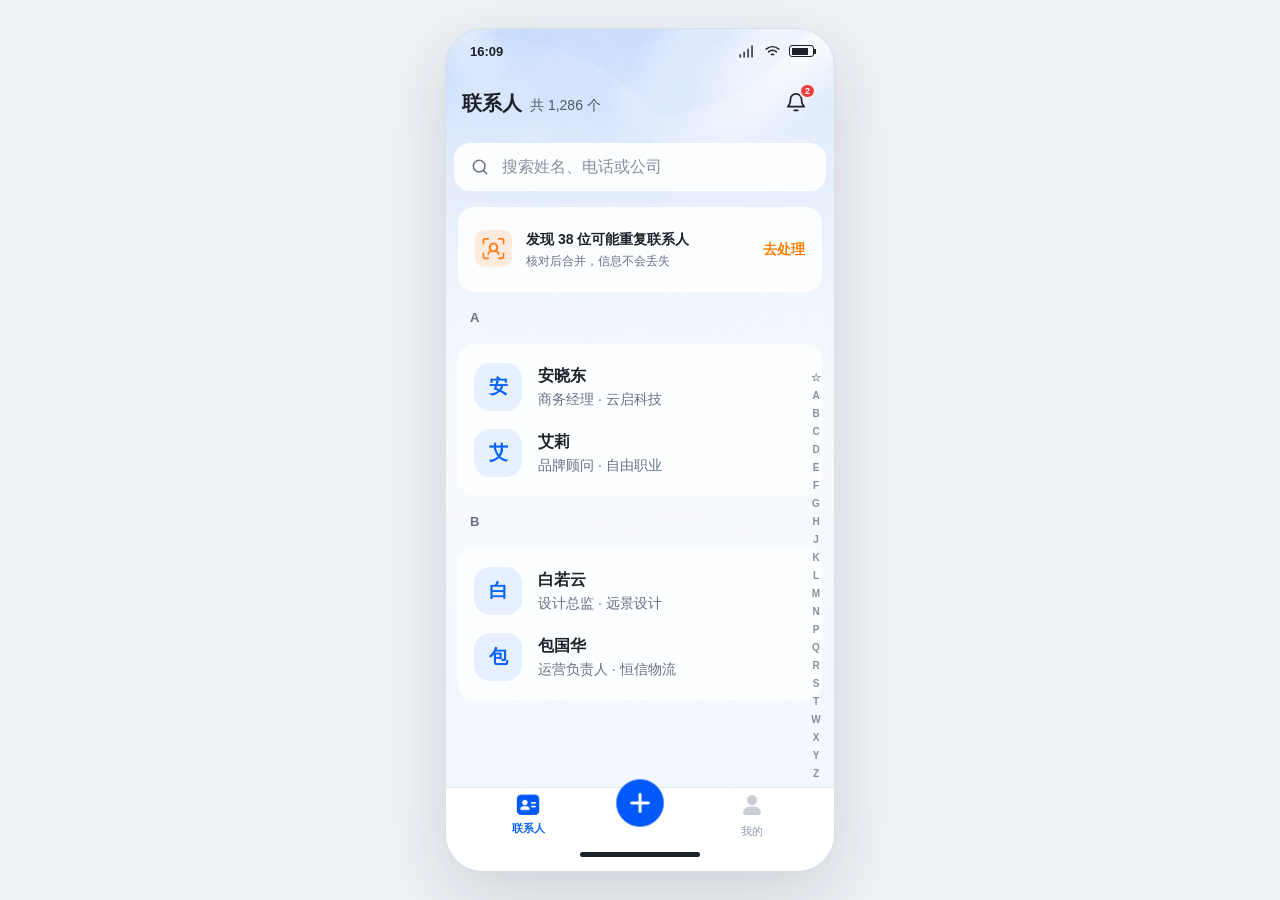
<file: index.html>
<!DOCTYPE html>
<html lang="zh-CN">
<head>
<meta charset="UTF-8">
<meta http-equiv="refresh" content="0; url=high_fidelity_ui/index.html">
<title>智能通讯录 - 高保真原型</title>
</head>
<body>
<script>window.location.href = "high_fidelity_ui/index.html";</script>
<p>正在跳转到 <a href="high_fidelity_ui/index.html">智能通讯录原型</a>...</p>
</body>
</html>
</file>
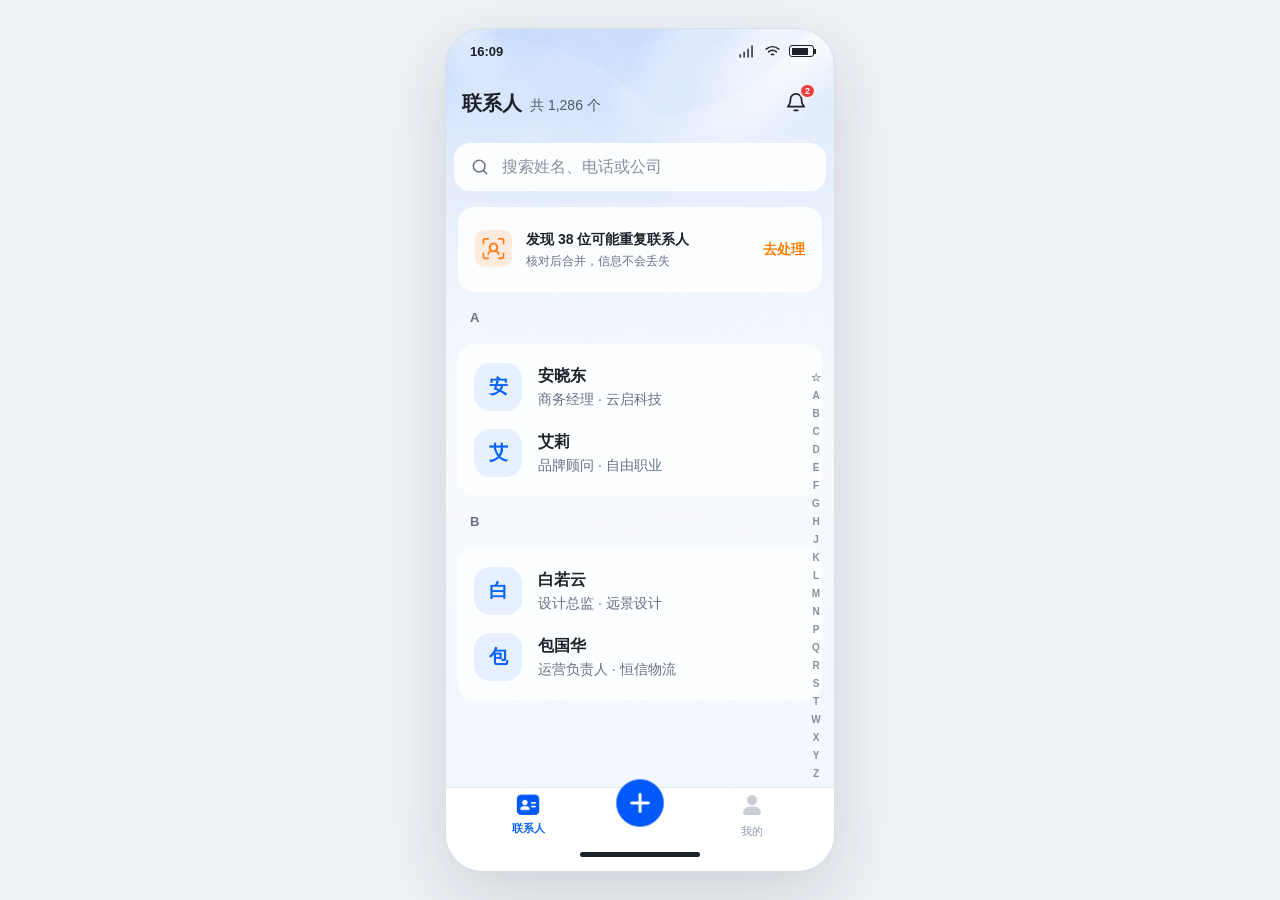
<file: high_fidelity_ui/index.html>
<!doctype html>
<html lang="zh-CN">
<head>
<meta charset="utf-8">
<meta name="viewport" content="width=device-width,initial-scale=1,viewport-fit=cover">
<title>名络 · 智能通讯录业务原型</title>
<link rel="stylesheet" href="../tokens.css">
<style>
/* finesse · register=h5 · morph=A-app-shell · A=ice-blue+orange-accent · B=system-sans-fixed-scale · C=profile+service-card+grouped-settings · D=scroll-linked-chrome+feedback-transitions · E=personal-contact-command-center · SOUL=6 SPECTACLE=2 DENSITY=7 */
:root{--surround:#EEF1F6;--bezel:#D9DEE8;--hairline:rgba(29,33,41,.08);--brand-soft:var(--nl-brand-100);--warning-soft:#FFF3E6;--success-soft:#E8FFEA;--danger-soft:#FFF1F0;--overlay:var(--nl-overlay-strong);--dark:var(--nl-text-primary);--on-dark:var(--nl-surface);--nl-border:var(--nl-border-default);--nl-border-strong:var(--nl-text-disabled);--nl-text-on-brand:var(--nl-on-brand);--nl-bg-secondary-button:var(--nl-button-secondary-bg);--nl-bg-secondary-button-pressed:var(--nl-button-secondary-bg-pressed);--nl-bg-disabled:var(--nl-text-disabled);--nl-bg-pressed:var(--nl-surface-soft);--nl-motion-fast:var(--nl-duration-fast);--nl-motion-slow:var(--nl-duration-slow)}
*{box-sizing:border-box;-webkit-tap-highlight-color:transparent}html,body{margin:0;width:100%;height:100%;overflow:clip}body{display:grid;place-items:center;background:var(--surround);color:var(--nl-text-primary);font-family:var(--nl-font-sans);-webkit-font-smoothing:antialiased}svg{fill:none;stroke:currentColor;stroke-width:1.8;stroke-linecap:round;stroke-linejoin:round}button,input,textarea{font:inherit;color:inherit}button{border:0;padding:0;background:none;cursor:pointer}button:active{opacity:.72}button:disabled{cursor:not-allowed}.device{position:relative;width:min(390px,100vw);height:min(844px,94dvh);overflow:clip;contain:layout paint;background:var(--nl-bg-page);border:1px solid var(--bezel);border-radius:38px;box-shadow:0 24px 64px rgba(29,33,41,.14)}
.statusbar{position:absolute;inset:0 0 auto;height:calc(44px + env(safe-area-inset-top));padding:env(safe-area-inset-top) max(20px,env(safe-area-inset-right)) 0 max(24px,env(safe-area-inset-left));z-index:80;display:flex;align-items:center;justify-content:space-between;font-size:13px;font-weight:700;pointer-events:none}.status-icons{display:flex;align-items:center;gap:7px}.status-icons svg{width:19px;height:19px;fill:none;stroke:currentColor;stroke-width:1.8;stroke-linecap:round}.battery{width:25px;height:12px;border:1.5px solid currentColor;border-radius:3px;padding:1.5px;position:relative}.battery:after{content:"";position:absolute;right:-3px;top:3px;width:2px;height:5px;background:currentColor}.battery i{display:block;width:80%;height:100%;background:var(--nl-success)}
.battery i{background:currentColor}
.screen{position:absolute;inset:calc(44px + env(safe-area-inset-top)) 0 0;z-index:1;visibility:hidden;pointer-events:none;transform:translateX(100%);background:var(--nl-bg-page);transition:transform var(--nl-motion-slow) var(--nl-ease-standard),visibility var(--nl-motion-slow)}.screen.active{z-index:5;visibility:visible;pointer-events:auto;transform:none}.screen.behind{visibility:visible;transform:translateX(-22%)}.scroll{position:absolute;inset:0;overflow-y:auto;overflow-x:hidden;overscroll-behavior:contain;scrollbar-width:none;padding-bottom:calc(28px + env(safe-area-inset-bottom))}.scroll::-webkit-scrollbar{display:none}.with-tabs .scroll{bottom:calc(72px + env(safe-area-inset-bottom));padding-bottom:24px}.with-actions .scroll{bottom:calc(76px + env(safe-area-inset-bottom));padding-bottom:24px}
.device.instant-route .screen,.instant-exit{transition:none!important}
.navbar{height:44px;display:grid;grid-template-columns:64px 1fr 64px;align-items:center;padding:0 8px;position:sticky;top:0;z-index:12;background:rgba(245,246,250,.96)}.nav-title{text-align:center;font-size:16px;font-weight:700}.nav-side{min-width:44px;min-height:44px;display:flex;align-items:center;color:var(--nl-brand-600);font-size:14px;font-weight:600}.nav-side.end{justify-content:flex-end}.nav-side svg{width:22px;height:22px}.nav-side:active,.icon-button:active{opacity:.62}
.page-head{padding:8px 16px 16px;background:linear-gradient(180deg,var(--nl-brand-50),rgba(245,246,250,0))}.head-row{display:flex;align-items:flex-start;justify-content:space-between;gap:12px}.page-title{margin:0;font-size:28px;line-height:36px;font-weight:700;letter-spacing:-.02em}.page-subtitle{margin:3px 0 0;color:var(--nl-text-secondary);font-size:13px;line-height:18px}.head-actions{display:flex;gap:4px}.icon-button{width:44px;height:44px;border-radius:22px;display:grid;place-items:center}.icon-button.brand{background:var(--nl-brand-600);color:var(--nl-text-on-brand)}.icon-button svg{width:22px;height:22px}.search-box{height:48px;margin-top:16px;border-radius:24px;background:var(--nl-surface);display:flex;align-items:center;gap:10px;padding:0 15px}.search-box svg{width:20px;height:20px;color:var(--nl-text-tertiary)}.search-box input{min-width:0;flex:1;border:0;outline:0;background:transparent;font-size:15px}.search-box input::placeholder{color:var(--nl-text-placeholder)}.search-box:focus-within{box-shadow:0 0 0 2px var(--nl-brand-600)}
.page-content{padding:0 16px 24px}.section-title{margin:20px 0 8px;font-size:18px;line-height:26px}.section-title-row{display:flex;align-items:center;justify-content:space-between}.section-meta{font-size:12px;color:var(--nl-text-tertiary)}.card{background:var(--nl-surface-subtle);border-radius:16px;padding:16px}.flat-card{background:var(--nl-surface-subtle);border-radius:12px}.notice{display:flex;align-items:center;gap:12px;min-height:76px}.notice-icon{width:40px;height:40px;border-radius:12px;display:grid;place-items:center;flex:none;background:var(--brand-soft);color:var(--nl-brand-600)}.notice-icon.warn{background:var(--warning-soft);color:var(--nl-warning)}.notice-icon svg{width:22px;height:22px}.notice-copy{min-width:0;flex:1}.notice-copy strong{display:block;font-size:15px;line-height:22px}.notice-copy span{display:block;margin-top:2px;color:var(--nl-text-secondary);font-size:12px;line-height:18px}.text-button{min-width:44px;min-height:44px;color:var(--nl-brand-600);font-size:13px;font-weight:700;white-space:nowrap}.banner{margin-bottom:12px;padding:12px 14px;border-radius:12px;display:flex;gap:10px;font-size:13px;line-height:20px;background:var(--warning-soft);color:var(--nl-text-secondary)}.banner.danger{background:var(--danger-soft)}.banner svg{width:20px;height:20px;flex:none;color:var(--nl-warning)}
.contact-list{margin:0 -16px;background:var(--nl-surface)}.letter{height:28px;padding:6px 16px 0;background:var(--nl-bg-page);color:var(--nl-text-tertiary);font-size:12px;font-weight:700}.contact-row{width:100%;min-height:72px;padding:8px 24px 8px 16px;display:flex;align-items:center;gap:12px;text-align:left;position:relative}.contact-row:after{content:"";position:absolute;left:72px;right:16px;bottom:0;height:1px;background:var(--nl-border)}.contact-row:active,.setting-row:active,.option-row:active{background:var(--nl-bg-pressed)}.avatar{width:44px;height:44px;border-radius:12px;display:grid;place-items:center;flex:none;background:var(--brand-soft);color:var(--nl-brand-600);font-size:16px;font-weight:700}.avatar.large{width:76px;height:76px;border-radius:20px;font-size:24px}.contact-main{flex:1;min-width:0}.contact-name{display:block;font-size:16px;line-height:22px;font-weight:700}.contact-meta{display:block;margin-top:2px;color:var(--nl-text-secondary);font-size:12px;white-space:nowrap;overflow:hidden;text-overflow:ellipsis}.chevron{width:18px;height:18px;color:var(--nl-text-placeholder);flex:none}.alpha-index{position:absolute;right:3px;top:285px;bottom:86px;z-index:10;display:flex;align-items:center;color:var(--nl-brand-600);font-size:8px;line-height:11px;font-weight:700;pointer-events:none;text-align:center}
.tabbar{position:absolute;z-index:30;left:0;right:0;bottom:0;height:calc(72px + env(safe-area-inset-bottom));padding:4px 8px env(safe-area-inset-bottom);display:grid;grid-template-columns:repeat(3,1fr);background:var(--nl-surface-subtle);border-top:1px solid var(--nl-border)}.tab{min-height:64px;display:flex;flex-direction:column;align-items:center;justify-content:center;gap:3px;color:var(--nl-text-tertiary);font-size:11px}.tab svg{width:23px;height:23px}.tab.on{color:var(--nl-brand-600);font-weight:700}.tab:active{background:var(--nl-bg-pressed);border-radius:12px}
.hero-profile{text-align:center;padding:10px 16px 18px;background:linear-gradient(180deg,var(--nl-brand-50),rgba(245,246,250,0))}.hero-profile .avatar{margin:0 auto 10px}.profile-name{font-size:24px;line-height:32px;font-weight:700}.profile-role{margin-top:3px;color:var(--nl-text-secondary);font-size:14px}.chips{display:flex;justify-content:center;gap:7px;margin-top:10px}.chip{min-height:28px;padding:5px 11px;border-radius:14px;background:var(--brand-soft);color:var(--nl-brand-600);font-size:12px;font-weight:600}.quick-grid{display:grid;grid-template-columns:repeat(4,1fr);gap:4px;margin-top:4px;padding:12px 4px}.quick-action{min-height:64px;display:flex;flex-direction:column;align-items:center;justify-content:center;gap:6px;border-radius:12px;font-size:12px}.quick-action svg{width:22px;height:22px;color:var(--nl-brand-600)}.quick-action:active{background:var(--nl-bg-pressed)}
.field-group{overflow:hidden;margin-bottom:12px;background:var(--nl-surface-subtle);border-radius:16px}.field-heading{padding:13px 16px 7px;color:var(--nl-text-tertiary);font-size:12px;font-weight:700}.detail-row,.setting-row{min-height:56px;padding:10px 16px;display:flex;align-items:center;gap:12px;position:relative}.detail-row:not(:last-child):after,.setting-row:not(:last-child):after{content:"";position:absolute;left:16px;right:0;bottom:0;height:1px;background:var(--nl-border)}.detail-label{width:70px;flex:none;color:var(--nl-text-secondary);font-size:13px}.detail-value{flex:1;min-width:0;font-size:14px;line-height:21px;text-align:right}.actionbar{position:absolute;left:0;right:0;bottom:0;z-index:25;padding:12px 16px calc(16px + env(safe-area-inset-bottom));background:var(--nl-surface);border-top:1px solid var(--nl-border)}.button{width:100%;height:48px;border-radius:24px;display:flex;align-items:center;justify-content:center;font-size:16px;font-weight:700}.button.primary{background:var(--nl-brand-600);color:var(--nl-text-on-brand)}.button.primary:active{background:var(--nl-brand-700);transform:scale(.99)}.button.secondary{background:var(--nl-bg-secondary-button)}.button:disabled{background:var(--nl-bg-disabled);color:var(--nl-text-disabled)}.button.loading:before{content:"";width:17px;height:17px;margin-right:8px;border:2px solid rgba(255,255,255,.48);border-top-color:var(--nl-text-on-brand);border-radius:50%;animation:spin .7s linear infinite}.button-row{display:grid;grid-template-columns:1fr 1.4fr;gap:10px}
.form-content{padding-top:8px}.photo-button{width:96px;min-height:96px;margin:0 auto 12px;display:flex;flex-direction:column;align-items:center;gap:6px;color:var(--nl-brand-600);font-size:12px}.photo-button .avatar{background:var(--nl-brand-100);color:var(--nl-brand-600)}.photo-button .avatar svg{width:32px;height:32px;stroke-width:1.7}.form-section{margin-bottom:12px;padding:16px;background:var(--nl-surface-subtle);border-radius:16px}.field-block+.field-block{margin-top:14px}.field-label{display:block;margin-bottom:7px;color:var(--nl-text-secondary);font-size:13px;font-weight:600}.input{width:100%;height:56px;border:0;border-radius:0;outline:0;padding:0;background:transparent;font-size:16px;font-weight:700}.input:focus,.textarea:focus{box-shadow:none}.input.error{box-shadow:none;color:var(--nl-danger)}.field-error{display:none;margin:6px 2px 0;color:var(--nl-danger);font-size:12px}.field-error.show{display:block}.textarea{width:100%;min-height:92px;resize:vertical;border:0;border-radius:0;outline:0;padding:13px 0;background:transparent;font-size:15px;line-height:22px}.phone-line{display:grid;grid-template-columns:82px 1fr 44px;gap:8px;align-items:center}.phone-line+.phone-line{margin-top:10px}.phone-type{width:100%;height:56px;border:0;border-radius:0;background:transparent;display:block;padding:0 20px 0 0;color:var(--nl-text-primary);font-size:13px;appearance:none;background-image:url("data:image/svg+xml,%3Csvg xmlns='http://www.w3.org/2000/svg' viewBox='0 0 24 24' fill='none' stroke='%2386909C' stroke-width='2' stroke-linecap='round' stroke-linejoin='round'%3E%3Cpath d='m7 9 5 5 5-5'/%3E%3C/svg%3E");background-repeat:no-repeat;background-position:right 2px center;background-size:18px}.phone-type:focus{outline:0}.remove-phone{width:44px;height:44px;display:grid;place-items:center;color:var(--nl-danger)}.remove-phone svg{width:20px;height:20px}.add-phone-card{padding:0;overflow:hidden}.add-link{width:100%;min-height:52px;padding:0 16px;display:flex;align-items:center;text-align:left;color:var(--nl-brand-600);font-size:14px;font-weight:700}.tag-inputs{display:flex;gap:8px;flex-wrap:wrap}.tag-choice{height:36px;padding:0 13px;border:0;border-radius:18px;background:var(--nl-bg-secondary-button);font-size:13px}.tag-choice.on{background:#FFF3E6;color:var(--nl-warning);font-weight:700;box-shadow:none}
.summary-card{margin:0 16px 12px}.summary-number{font-size:24px;line-height:32px;font-weight:700}.progress{height:6px;margin-top:12px;border-radius:3px;background:var(--brand-soft);overflow:hidden}.progress i{display:block;width:100%;height:100%;background:var(--nl-brand-600)}.segmented{height:48px;margin:0 16px 12px;display:grid;grid-template-columns:1fr 1fr;border-bottom:1px solid var(--nl-border)}.segmented button{position:relative;min-height:44px;color:var(--nl-text-tertiary);font-size:15px}.segmented button.on{color:var(--nl-text-primary);font-weight:700}.segmented button.on:after{content:"";position:absolute;left:50%;bottom:-1px;width:28px;height:3px;transform:translateX(-50%);border-radius:3px;background:var(--nl-brand-600)}
.duplicate-list{padding:0 16px 100px}.duplicate-card{margin-bottom:12px;padding:16px;background:var(--nl-surface-subtle);border-radius:16px}.dup-head,.dup-foot{display:flex;align-items:center;justify-content:space-between;gap:10px}.reason{padding:5px 9px;border-radius:12px;background:var(--brand-soft);color:var(--nl-brand-600);font-size:11px;font-weight:700}.confidence{font-size:12px;color:var(--nl-text-tertiary)}.person-line{min-height:52px;display:flex;align-items:center;gap:10px}.person-line .avatar{width:36px;height:36px;font-size:13px}.person-copy{flex:1}.person-copy strong{font-size:14px}.person-copy span{display:block;color:var(--nl-text-secondary);font-size:11px;margin-top:2px}.recommend{padding:4px 7px;border-radius:10px;background:var(--warning-soft);color:var(--nl-warning);font-size:10px}.dup-foot{padding-top:11px;margin-top:8px;border-top:1px solid var(--nl-border)}.dup-foot small{color:var(--nl-text-tertiary);font-size:11px}.mini-button{min-height:44px;padding:0 14px;border-radius:22px;background:var(--nl-text-primary);color:var(--nl-text-on-brand);font-size:12px;font-weight:700}.dup-actions{display:flex;align-items:center;gap:4px}.ghost-button{min-height:44px;padding:0 8px;color:var(--nl-text-secondary);font-size:12px}
.state-panel{padding:64px 28px;text-align:center}.state-icon{width:64px;height:64px;margin:0 auto 16px;border-radius:20px;display:grid;place-items:center;background:var(--brand-soft);color:var(--nl-brand-600)}.state-icon svg{width:30px;height:30px}.state-panel h2{margin:0;font-size:18px}.state-panel p{margin:7px 0 20px;color:var(--nl-text-secondary);font-size:13px;line-height:20px}.state-panel .button{max-width:220px;margin:auto}.skeleton{position:relative;overflow:hidden;background:var(--nl-bg-input);border-radius:10px}.skeleton:after{content:"";position:absolute;inset:0;transform:translateX(-100%);background:linear-gradient(90deg,transparent,rgba(255,255,255,.58),transparent);animation:shimmer 1.2s infinite}.skeleton-row{height:72px;margin-bottom:1px;background:var(--nl-surface);padding:14px 16px;display:flex;gap:12px}.skeleton-row>.skeleton{width:44px;height:44px}.skeleton-lines{flex:1}.skeleton-lines div:first-child{width:38%;height:14px}.skeleton-lines div:last-child{width:70%;height:10px;margin-top:9px}
.merge-preview{margin:0 16px 12px;padding:14px 16px;background:var(--brand-soft);border-radius:12px}.merge-preview p{margin:4px 0 0;color:var(--nl-text-secondary);font-size:12px}.merge-list{padding:0 16px 100px}.merge-group{margin-bottom:12px;padding:0 16px;background:var(--nl-surface-subtle);border-radius:16px}.merge-heading{min-height:46px;display:flex;align-items:center;justify-content:space-between;border-bottom:1px solid var(--nl-border);font-size:15px;font-weight:700}.merge-option{width:100%;min-height:58px;display:flex;align-items:center;gap:10px;text-align:left;border-bottom:1px solid var(--nl-border)}.merge-option:last-child{border:0}.select-mark{width:22px;height:22px;border-radius:11px;border:1.5px solid var(--nl-border-strong);display:grid;place-items:center;color:transparent;flex:none}.merge-option.on .select-mark{border-color:var(--nl-brand-600);background:var(--nl-brand-600);color:var(--nl-text-on-brand)}.merge-copy{flex:1}.merge-copy b{display:block;font-size:14px}.merge-copy small{display:block;margin-top:2px;color:var(--nl-text-tertiary);font-size:11px}.source-pill{padding:4px 7px;border-radius:8px;background:var(--nl-bg-page);color:var(--nl-text-secondary);font-size:10px}
.success-screen{background:linear-gradient(180deg,var(--success-soft),var(--nl-bg-page) 42%)}.success-wrap{padding:56px 20px 110px;text-align:center}.success-icon{width:80px;height:80px;margin:0 auto 22px;border-radius:24px;background:var(--nl-success);color:var(--nl-text-on-brand);display:grid;place-items:center}.success-icon svg{width:40px;height:40px}.success-title{font-size:28px;font-weight:700}.success-desc{margin-top:7px;color:var(--nl-text-secondary);font-size:14px;line-height:21px}.stats{display:grid;grid-template-columns:1fr 1fr;margin:28px 0 16px;padding:18px 0;background:var(--nl-surface-subtle);border-radius:16px}.stat+.stat{border-left:1px solid var(--nl-border)}.stat b{font-size:24px}.stat span{display:block;margin-top:3px;color:var(--nl-text-tertiary);font-size:11px}.protection{display:flex;justify-content:center;gap:6px;color:var(--nl-text-secondary);font-size:12px}.success-actions{display:grid;gap:10px;margin-top:34px}
.share-preview{margin:4px 16px 12px;padding:18px;background:var(--nl-brand-50);border-radius:16px}.share-top{display:flex;align-items:center;gap:12px}.share-name{font-size:20px;font-weight:700}.share-role{margin-top:3px;color:var(--nl-text-secondary);font-size:12px}.share-meta{margin-top:14px;padding-top:12px;border-top:1px solid var(--nl-border);color:var(--nl-text-secondary);font-size:12px;line-height:22px}.share-list{padding:0 16px 110px}.option-row{width:100%;min-height:56px;display:flex;align-items:center;gap:10px;text-align:left;position:relative}.option-row:not(:last-child):after{content:"";position:absolute;left:0;right:-16px;bottom:0;height:1px;background:var(--nl-border)}.option-copy{flex:1;font-size:14px}.option-copy small{display:block;margin-top:2px;color:var(--nl-text-tertiary);font-size:11px}.checkbox{width:22px;height:22px;border-radius:6px;border:1.5px solid var(--nl-border-strong);display:grid;place-items:center;color:transparent}.option-row.on .checkbox{background:var(--nl-brand-600);border-color:var(--nl-brand-600);color:var(--nl-text-on-brand)}.option-row.locked{opacity:.65}.radio{width:22px;height:22px;border-radius:50%;border:1.5px solid var(--nl-border-strong)}.option-row.on .radio{border:6px solid var(--nl-brand-600)}
.my-head{padding:8px 16px 20px;background:linear-gradient(180deg,var(--nl-brand-50),rgba(245,246,250,0))}.my-title-row{display:flex;align-items:center;justify-content:space-between}.my-user{display:flex;align-items:center;gap:13px;margin-top:12px}.my-user strong{font-size:20px}.my-user span{display:block;margin-top:3px;color:var(--nl-text-secondary);font-size:12px}.metrics{display:grid;grid-template-columns:repeat(3,minmax(0,1fr));margin-top:18px;background:var(--nl-surface-subtle);border-radius:16px;overflow:hidden}.metric{min-width:0;min-height:100px;padding:12px 4px;display:flex;flex-direction:column;align-items:center;justify-content:center;text-align:center}.metric+.metric{border-left:1px solid var(--nl-border)}.metric:active{background:var(--nl-bg-pressed)}.metric b{font-size:20px}.metric span{display:block;margin-top:3px;color:var(--nl-text-secondary);font-size:12px;font-weight:600}.metric small{display:block;max-width:100%;margin-top:3px;color:var(--nl-text-tertiary);font-size:10px;line-height:15px;white-space:nowrap;overflow:hidden;text-overflow:ellipsis}.setting-icon{width:36px;height:36px;border-radius:11px;display:grid;place-items:center;flex:none;background:var(--brand-soft);color:var(--nl-brand-600)}.setting-icon svg{width:19px;height:19px}.setting-copy{flex:1;min-width:0;font-size:15px}.setting-copy small{display:block;margin-top:2px;color:var(--nl-text-tertiary);font-size:11px}.value{color:var(--nl-text-secondary);font-size:13px}.setting-row.danger .setting-icon{background:var(--danger-soft);color:var(--nl-danger)}.setting-row.danger .setting-copy{color:var(--nl-danger)}.switch{width:48px;height:28px;border-radius:14px;background:var(--nl-bg-disabled);padding:2px}.switch:after{content:"";display:block;width:24px;height:24px;border-radius:50%;background:var(--nl-surface);transition:transform var(--nl-motion-fast)}.switch.on{background:var(--nl-brand-600)}.switch.on:after{transform:translateX(20px)}.settings-subview,.my-feature-subview{position:absolute;inset:0;z-index:40;visibility:hidden;pointer-events:none;transform:translateX(100%);background:var(--nl-bg-page);transition:transform var(--nl-motion-slow) var(--nl-ease-standard),visibility var(--nl-motion-slow)}.settings-subview.open,.my-feature-subview.open{visibility:visible;pointer-events:auto;transform:none}.settings-subview .scroll,.my-feature-subview .scroll{inset:0;padding-bottom:calc(28px + env(safe-area-inset-bottom))}.feature-summary{margin:4px 0 16px;padding:14px 16px;border-radius:12px;background:var(--brand-soft);color:var(--nl-text-secondary);font-size:13px;line-height:20px}.feature-row{min-height:72px}.feature-row .avatar{width:40px;height:40px;font-size:14px}.feature-action{min-width:56px;min-height:44px;color:var(--nl-brand-600);font-size:13px;font-weight:700}
.overlay{position:absolute;inset:0;z-index:100;display:none;align-items:center;justify-content:center;padding:20px;background:var(--overlay)}.overlay.show{display:flex}.dialog{width:100%;max-width:350px;padding:22px 20px 20px;border-radius:20px;background:var(--nl-surface);text-align:center}.dialog h2{margin:0;font-size:18px;line-height:26px}.dialog p{margin:8px 0 18px;color:var(--nl-text-secondary);font-size:13px;line-height:20px}.dialog-actions{display:grid;grid-template-columns:1fr 1fr;gap:10px}.dialog-actions .button{height:44px;font-size:15px}.toast{position:absolute;z-index:120;left:16px;right:16px;bottom:calc(88px + env(safe-area-inset-bottom));min-height:48px;padding:10px 14px;border-radius:12px;background:var(--dark);color:var(--on-dark);display:flex;align-items:center;gap:10px;transform:translateY(16px);opacity:0;pointer-events:none;transition:.18s}.toast.show{opacity:1;transform:none;pointer-events:auto}.toast span{flex:1;font-size:12px;line-height:18px}.toast button{min-width:44px;min-height:44px;color:var(--nl-brand-200);font-size:13px;font-weight:700}.toast.inline{bottom:calc(20px + env(safe-area-inset-bottom))}.hidden{display:none!important}.spinner{width:28px;height:28px;margin:0 auto 16px;border:3px solid var(--brand-soft);border-top-color:var(--nl-brand-600);border-radius:50%;animation:spin .7s linear infinite}@keyframes spin{to{transform:rotate(360deg)}}@keyframes shimmer{to{transform:translateX(100%)}}:focus-visible{outline:2px solid var(--nl-brand-600);outline-offset:2px}
@media(max-width:559px){body{display:block;background:var(--nl-bg-page)}.device{width:100vw;height:100dvh;border:0;border-radius:0;box-shadow:none}}@media(max-height:700px) and (min-width:560px){.device{height:100dvh;border-radius:0}}@media(prefers-reduced-motion:reduce){*,*:before,*:after{transition-duration:.01ms!important;animation-duration:.01ms!important;animation-iteration-count:1!important}}


/* Reference pass: soft blue atmospheric header, larger contact rhythm, and grouped index rails. */
.device:has(#screen-01.active){background:var(--nl-bg-page) url("../icon/联系人bg.png") center top/100% auto no-repeat}
.device:has(#screen-08.active){background:var(--nl-bg-page) url("assets/home/contacts-home-bg.svg") center top/100% 360px no-repeat}
.statusbar{background:transparent}
#screen-01{background:transparent url("../icon/联系人bg.png") center -44px/100% auto no-repeat}
#screen-01 .page-head{padding:18px 16px 20px;background:transparent}
#screen-01 .page-title{font-size:30px;line-height:38px}
#screen-01 .icon-button{width:44px;height:44px}
#screen-01 .icon-button.brand{width:40px;height:40px}
#screen-01 .head-actions .icon-button:first-child{display:grid;width:44px;height:44px;border-radius:22px;background:var(--nl-surface);color:var(--nl-text-primary);border:1px solid var(--nl-border)}
#screen-01 .search-box{height:48px;margin-top:18px;border-radius:16px;background:rgba(255,255,255,.88);border:1px solid rgba(255,255,255,.74)}
#screen-01 .search-box{width:calc(100% + 8px);margin-left:-4px;margin-right:-4px}
#screen-01 .search-box input{font-size:16px}
#screen-01 .page-content{padding:0 16px 24px}
#screen-01 .notice{min-height:86px;padding:14px 16px;border-radius:16px;background:rgba(255,255,255,.86)}
#screen-01 .notice{margin-left:-4px;margin-right:-4px}
#screen-01 .notice-icon{width:44px;height:44px;border-radius:14px}
#screen-01 .notice-copy strong{font-size:14px;line-height:21px}
#screen-01 .notice-copy span{font-size:12px;line-height:18px;color:var(--nl-text-tertiary)}
#screen-01 .text-button{font-size:14px;color:var(--nl-warning)}
#screen-01 .section-title{margin-top:24px;font-size:20px;line-height:28px}
#screen-01 .section-meta{display:flex;align-items:center;gap:8px;font-size:14px}
#screen-01 .section-meta:after{content:"";width:9px;height:9px;border-right:1.8px solid currentColor;border-bottom:1.8px solid currentColor;transform:rotate(45deg) translateY(-2px)}
#screen-01 .contact-list{margin:0 -8px;background:var(--nl-surface-subtle);border-radius:var(--nl-card-radius);overflow:hidden}
#screen-01 .contact-groups{margin:0 -4px}
#screen-01 .contact-group + .contact-group{margin-top:0}
#screen-01 .contact-group .letter{margin:16px 0;padding:0 12px;height:20px;display:flex;align-items:center;background:transparent;border-radius:0;color:var(--nl-text-tertiary);font-size:13px;line-height:20px}
#screen-01 .contact-group .contact-list{margin:0;padding:10px 0;border-radius:var(--nl-card-radius)}
#screen-01 .letter{height:34px;margin:0 8px;padding:7px 16px 0;border-radius:16px;background:rgba(239,243,250,.76);font-size:13px}
#screen-01 .contact-row{min-height:82px;padding:10px 24px 10px 16px;gap:16px;background:rgba(255,255,255,.36)}
#screen-01 .contact-row:after{display:none}
#screen-01 .contact-row{padding-right:16px}
#screen-01 .contact-row .chevron{display:none}
#screen-01 .avatar{width:48px;height:48px;border-radius:16px;font-size:19px}
#screen-01 .contact-name{font-size:16px;line-height:23px}
#screen-01 .contact-meta{font-size:14px;line-height:21px;color:var(--nl-text-tertiary)}
#screen-01 .chevron{width:20px;height:20px}
#screen-01 .alpha-index{top:300px;bottom:92px;right:4px;font-size:10px;line-height:18px}
#screen-01 .page-head{position:sticky;top:0;z-index:20;padding:8px 16px 16px;transition:background-color .2s linear}
#screen-01.is-scrolled .page-head{background:rgba(255,255,255,.96)}
#screen-01 .head-row{min-height:44px;align-items:center}
#screen-01 .home-title-line{display:flex;align-items:baseline;gap:8px;min-width:0}
#screen-01 .page-title{font-size:20px;line-height:28px;letter-spacing:0;white-space:nowrap}
#screen-01 .page-subtitle{margin:0;font-size:14px;line-height:20px;white-space:nowrap}
#screen-01 .head-actions{position:relative;gap:0}
#screen-01 .compact-search{position:absolute;right:60px;top:0;display:grid;width:44px;height:44px;border-radius:22px;place-items:center;background:var(--nl-surface);color:var(--nl-text-primary);border:1px solid var(--nl-border);opacity:0;transform:translateY(8px);pointer-events:none;transition:opacity .2s linear,transform .2s var(--nl-ease-standard)}
#screen-01 .compact-search svg{width:22px;height:22px}
#screen-01 #open-messages{background:transparent;color:var(--nl-text-primary);border:0}
#screen-01.is-scrolled .compact-search{opacity:1;transform:none;pointer-events:auto}
#screen-01 .search-box{overflow:hidden;transition:height .2s var(--nl-ease-standard),margin .2s var(--nl-ease-standard),padding .2s var(--nl-ease-standard),opacity .15s linear,border-width .15s linear}
#screen-01.is-scrolled .search-box{height:0;margin-top:0;padding-top:0;padding-bottom:0;opacity:0;border-width:0;pointer-events:none}
#screen-01 .alpha-index{width:28px;display:flex;flex-direction:column;justify-content:center;align-items:center;gap:0;color:var(--nl-text-placeholder);font-size:10px;line-height:18px;font-weight:700;pointer-events:auto}
#screen-01 .alpha-index span{width:28px;height:18px;display:grid;place-items:center;cursor:pointer}
#screen-01 .alpha-index span:active{color:var(--nl-brand-600)}
#screen-01 .notice-icon.warn{background:transparent url("../icon/排重.png") center/72px 72px no-repeat}
#screen-01 .notice-icon.warn svg{display:none}
.home-subview{position:absolute;inset:0;z-index:45;visibility:hidden;pointer-events:none;transform:translateX(100%);background:var(--nl-bg-page);transition:transform var(--nl-motion-slow) var(--nl-ease-standard),visibility var(--nl-motion-slow)}
.home-subview.open{visibility:visible;pointer-events:auto;transform:none}
.home-subview .scroll{inset:0;padding-bottom:calc(28px + env(safe-area-inset-bottom))}
.message-list{padding:8px 16px 28px}
.message-card{min-height:84px;padding:14px 16px;display:flex;align-items:flex-start;gap:12px;border-radius:16px;background:var(--nl-surface-subtle)}
.message-card+.message-card{margin-top:12px}
.message-dot{width:8px;height:8px;margin-top:7px;border-radius:50%;background:var(--nl-brand-600);flex:none}
.message-copy{min-width:0;flex:1}.message-copy strong{font-size:15px;line-height:22px}.message-copy p{margin:4px 0 0;color:var(--nl-text-secondary);font-size:12px;line-height:18px}.message-time{color:var(--nl-text-placeholder);font-size:11px;white-space:nowrap}
.tab{font-size:14px;gap:4px}.tab svg{width:27px;height:27px;fill:currentColor;stroke:none}.tab svg use{fill:currentColor}.tab:active{transform:scale(.98)}
.statusbar,.battery,.battery i{background:transparent!important}
#screen-01 .create-tab{color:var(--nl-brand-600);gap:3px}
#screen-01 .create-glyph{width:40px;height:40px;border-radius:20px;display:grid;place-items:center;background:var(--nl-brand-600);color:var(--nl-text-on-brand)}
#screen-01 .create-glyph svg{width:20px;height:20px;fill:none;stroke:currentColor;stroke-width:1.8}
#screen-04 .create-tab,#screen-08 .create-tab{color:var(--nl-brand-600);gap:3px}
.create-tab > span:last-child{display:none}
#screen-08 .my-head > .page-title{display:none}
.create-glyph{width:40px;height:40px;border-radius:20px;display:grid;place-items:center;background:var(--nl-brand-600);color:var(--nl-text-on-brand)}
.create-glyph svg{width:20px;height:20px;fill:none!important;stroke:currentColor!important;stroke-width:1.8}
.card,.flat-card,.field-group,.form-section,.duplicate-card,.merge-group,.stats,.metrics,.share-preview{border-radius:var(--nl-card-radius)}
#screen-01 .letter{border-radius:var(--nl-card-radius)}
#screen-02{background:transparent url("../icon/联系人详情bg.png") center top/100% auto no-repeat}
.device:has(#screen-02.active){background:var(--nl-bg-page) url("../icon/联系人详情bg.png") center top/100% auto no-repeat}
#screen-02 .navbar{background:transparent;height:44px}
#screen-02 .navbar,.navbar{transition:background-color .2s linear}
#screen-02 .navbar .nav-side:first-child{color:var(--nl-text-primary)}
#screen-02 .navbar .nav-side.end{min-height:32px;height:32px;padding:0 16px;border-radius:16px;background:var(--nl-surface);color:var(--nl-text-primary);justify-content:center}
#screen-02 .navbar .nav-side.end{font-weight:400}
#screen-02 .navbar .nav-title{font-size:16px}
#screen-02 .hero-profile{position:relative;margin:40px 16px 0;padding:70px 28px 18px;border-radius:20px 20px 0 0;background:var(--nl-surface);text-align:left}
#screen-02 .hero-profile .avatar{position:absolute;top:-40px;left:28px;margin:0;width:88px;height:88px;border:2px solid rgba(255,255,255,.9);border-radius:20px;font-size:28px}
#screen-02 .profile-name{font-size:28px;line-height:36px}
#screen-02 .profile-role{margin-top:6px;font-size:16px;line-height:24px;color:var(--nl-text-secondary)}
#screen-02 .chips{justify-content:flex-start;gap:8px;margin-top:18px}
#screen-02 .chip{min-height:28px;padding:5px 12px;border-radius:14px;background:var(--nl-warning-soft);color:var(--nl-warning);font-size:14px}
#screen-02 .page-content{padding:0 16px 28px}
#screen-02 .quick-grid{margin:0;border-radius:0 0 20px 20px;padding:12px 10px 18px;background:var(--nl-surface);border-top:1px solid var(--nl-border)}
#screen-02 .quick-action{min-height:88px;gap:8px;font-size:18px;border-radius:12px}
#screen-02 .quick-action svg{display:none}
#screen-02 .quick-action:before{content:"";width:48px;height:48px;display:block;background:center/contain no-repeat}
#screen-02 .quick-action:nth-child(1):before{background-image:url("../icon/电话.png")}
#screen-02 .quick-action:nth-child(2):before{background-image:url("../icon/短信.png")}
#screen-02 .quick-action:nth-child(3):before{background-image:url("../icon/邮件.png")}
#screen-02 .quick-action:nth-child(4):before{background-image:url("../icon/分享.png")}
#screen-02 .notice{padding-left:12px;padding-right:12px}
#screen-02 #detail-fields{margin-top:12px}
#screen-02 #detail-fields .field-group{margin-bottom:0;padding:12px 16px 8px;border-radius:20px;background:var(--nl-surface)}
#screen-02 #detail-fields .field-heading{padding:0 0 8px;color:var(--nl-text-primary);font-size:16px;line-height:24px}
#screen-02 #detail-fields .detail-row{min-height:48px;padding:8px 0}
#screen-02 #detail-fields .detail-label{width:auto;color:var(--nl-text-tertiary);font-size:14px}
#screen-02 #detail-fields .detail-value{font-size:14px;color:var(--nl-text-secondary)}
#screen-02 #detail-fields .detail-row[data-toast^="更新时间"],#screen-02 #detail-fields .detail-row[data-toast^="合并历史"]{display:none}
#screen-02 .profile-role{font-size:14px}
#screen-02 .chip{background:var(--nl-bg-input);color:var(--nl-text-primary);font-weight:400}
#screen-02 .quick-action{font-size:12px}
#screen-02 .hero-profile{margin-top:32px;padding:62px 28px 12px}
#screen-02 .profile-role{margin-top:2px}
#screen-02 .chips{gap:6px;margin-top:10px}
#screen-02 .chip{min-height:24px;padding:3px 10px;border-radius:12px;background:var(--nl-warning-soft);color:var(--nl-warning);font-size:12px;line-height:18px}
#screen-02 .quick-action{min-height:110px;gap:4px;font-size:14px}
#screen-02 .quick-action:before{width:72px;height:72px}
#screen-02 .notice-copy span{color:var(--nl-text-placeholder)}
#screen-02 #detail-fields .detail-row:after{left:0;right:0}
#screen-02 #detail-fields .detail-row[data-toast^="来源"]:after{display:none}
#screen-02 #detail-fields .detail-row[data-toast^="标签"] .detail-value,#screen-02 #detail-fields .detail-row[data-toast^="来源"] .detail-value{flex:0 0 auto;padding:3px 10px;border-radius:999px;background:var(--nl-bg-input);color:var(--nl-text-primary);line-height:22px}
#screen-02 #detail-fields .detail-row{padding:16px 0}
#screen-02 #detail-fields .detail-row[data-toast^="标签"] .detail-value,#screen-02 #detail-fields .detail-row[data-toast^="来源"] .detail-value{margin-left:auto;font-size:12px;color:var(--nl-text-tertiary)}
#screen-02 .navbar .nav-side.end{width:32px;min-width:32px;padding:0;font-size:0}
#screen-02 .navbar .nav-side.end:before{content:"";width:18px;height:18px;background:center/contain no-repeat url("data:image/svg+xml,%3Csvg xmlns='http://www.w3.org/2000/svg' viewBox='0 0 24 24' fill='none' stroke='%231D2129' stroke-width='1.8' stroke-linecap='round' stroke-linejoin='round'%3E%3Cpath d='M12 20h9'/%3E%3Cpath d='M16.5 3.5a2.1 2.1 0 0 1 3 3L8 18l-4 1 1-4Z'/%3E%3C/svg%3E")}
#screen-02 .navbar .nav-side.end{justify-self:end;justify-content:center;margin-right:8px;background:transparent;border-radius:0}
#screen-02 .navbar .nav-side.end:before{width:24px;height:24px}
#screen-08 .my-head > .page-title{display:none}
.device:has(#screen-08.active){background:var(--nl-bg-page)}
.tab svg{display:none!important}
.tab:before{content:"";width:38px;height:38px;display:block;background:center/contain no-repeat}
.tab[data-go="screen-01"]:before{background-image:url("data:image/svg+xml,%3Csvg xmlns='http://www.w3.org/2000/svg' viewBox='0 0 24 24'%3E%3Crect x='2.5' y='2.5' width='19' height='19' rx='3.3' fill='%23B7BECC'/%3E%3Ccircle cx='9' cy='9' r='3' fill='%233A3B4B'/%3E%3Cpath d='M4.8 17.8c.5-2.5 2-3.8 4.2-3.8s3.7 1.3 4.2 3.8M16 8h3M16 12h3M16 16h3' fill='none' stroke='%233A3B4B' stroke-width='1.7' stroke-linecap='round'/%3E%3C/svg%3E")}
.tab[data-go="screen-08"]:before{background-image:url("data:image/svg+xml,%3Csvg xmlns='http://www.w3.org/2000/svg' viewBox='0 0 24 24'%3E%3Ccircle cx='12' cy='7.3' r='4' fill='%23B7BECC'/%3E%3Cpath d='M3.8 21c.8-5 3.5-7.3 8.2-7.3s7.4 2.3 8.2 7.3Z' fill='%23B7BECC'/%3E%3C/svg%3E")}
.tab.create-tab{font-size:0}
.tab.create-tab:before{width:62px;height:62px;background-image:url("../icon/创建联系人.png")}
.tab:not(.create-tab){gap:0}
.tab.on:before{filter:grayscale(1) brightness(.38)}
.tab .create-glyph{display:none!important}
#screen-04 .tabbar{display:none}
#screen-04 .scroll{bottom:0;padding-bottom:28px}
.statusbar{transition:background-color .2s linear}
.device.is-scrolled .statusbar{background-color:rgba(255,255,255,var(--scroll-progress,0))!important}
.device.is-scrolled .navbar{background-color:rgba(255,255,255,var(--scroll-progress,0))}
.device.is-scrolled #screen-02 .navbar{background-color:rgba(255,255,255,var(--scroll-progress,0))!important}

/* Bottom navigation: 52px action rail plus a 34px virtual home-indicator area. */
.with-tabs .scroll{bottom:calc(var(--nl-tabbar-height) + var(--nl-home-indicator-height) + env(safe-area-inset-bottom));padding-bottom:16px}
.tabbar{left:8px;right:8px;bottom:var(--nl-home-indicator-height);width:auto;height:var(--nl-tabbar-height);padding:0 8px;grid-template-columns:repeat(3,1fr);background:rgba(58,59,75,.88);border:0;border-radius:25px;overflow:visible}
.tabbar:after{content:"";position:absolute;z-index:-1;left:-8px;right:-8px;bottom:calc(-1 * var(--nl-home-indicator-height));height:var(--nl-home-indicator-height);background:var(--nl-surface)}
.tabbar:before{content:"";position:absolute;z-index:2;left:50%;bottom:-21px;width:120px;height:5px;transform:translateX(-50%);border-radius:3px;background:var(--nl-text-primary)}
.tab{min-height:var(--nl-tabbar-height);gap:0;color:rgba(255,255,255,.72);font-size:12px;line-height:16px;font-weight:400}
.tab.on{color:#fff;font-weight:400}
.tab.create-tab{color:#fff}
.tab.create-tab:before{width:52px;height:52px}
.tab[data-go="screen-01"].on:before{background-image:url("data:image/svg+xml,%3Csvg xmlns='http://www.w3.org/2000/svg' viewBox='0 0 24 24'%3E%3Crect x='2.5' y='2.5' width='19' height='19' rx='3.3' fill='white'/%3E%3Ccircle cx='9' cy='9' r='3' fill='%233a3b4b'/%3E%3Cpath d='M4.8 17.8c.5-2.5 2-3.8 4.2-3.8s3.7 1.3 4.2 3.8M16 8h3M16 12h3M16 16h3' fill='none' stroke='%233a3b4b' stroke-width='1.7' stroke-linecap='round'/%3E%3C/svg%3E");filter:none}
.tab[data-go="screen-08"].on:before{background-image:url("data:image/svg+xml,%3Csvg xmlns='http://www.w3.org/2000/svg' viewBox='0 0 24 24'%3E%3Ccircle cx='12' cy='7.3' r='4' fill='white'/%3E%3Cpath d='M3.8 21c.8-5 3.5-7.3 8.2-7.3s7.4 2.3 8.2 7.3Z' fill='white'/%3E%3C/svg%3E");filter:none}
.tab.on:before{filter:none}
.tab:active{background:rgba(255,255,255,.1);border-radius:20px}
#screen-01 .page-head{padding-top:10px;padding-bottom:12px}
#screen-01 .notice{min-height:64px;padding-top:8px;padding-bottom:8px}
#screen-01 .contact-row{min-height:68px;padding-top:6px;padding-bottom:6px}
#screen-01 .contact-row:after{display:none}
#screen-04 .navbar .nav-side:first-child{color:var(--nl-text-primary)}
@media(min-width:400px){#screen-01 .page-head{padding:8px 16px 16px}#screen-01 .page-content{padding-left:20px;padding-right:20px}#screen-01 .page-title{font-size:20px;line-height:28px}#screen-01 .search-box{height:48px;width:calc(100% + 16px);margin-left:-8px;margin-right:-8px}#screen-01.is-scrolled .search-box{height:0;margin-top:0}#screen-01 .notice{margin-left:-8px;margin-right:-8px}#screen-01 .contact-groups{margin-left:-8px;margin-right:-8px}#screen-01 .contact-row{min-height:86px}}
/* Final interaction polish. */
.tabbar{height:52px;background:rgba(58,59,75,.8)}
.tab{min-height:var(--nl-tabbar-height)}
.tab:not(.create-tab){flex-direction:row;gap:6px;font-size:13px}
.tab:not(.create-tab):before{width:24px;height:24px;flex:none}
.tab.create-tab:before{width:60px;height:60px;transform:translateY(-8px)}
.tab[data-go="screen-01"]{transform:translateX(12px)}
.tab[data-go="screen-08"]{transform:translateX(-12px)}
.search-box:focus-within{box-shadow:none}
#screen-01 .notice{min-height:72px;padding-top:11px;padding-bottom:11px}
#screen-01 .contact-row{min-height:66px;padding-top:5px;padding-bottom:5px}
#screen-01 .state-panel{min-height:300px;display:flex;flex-direction:column;align-items:center;justify-content:center;padding:32px 28px;text-align:center}
#screen-01 .state-panel .state-icon{margin:0 auto 16px}
/* My page: measured 390×844 recreation of the supplied reference. */
#device:has(#screen-08.active),#screen-08{background-color:#f8faff;background-image:url("../icon/bg.png");background-size:100% auto;background-position:center top}
#screen-08.with-tabs .scroll{bottom:70px;padding-bottom:24px}
#screen-08 .my-head{padding:13px 14px 0;background:transparent}
#screen-08 .my-head>.page-title{display:block!important;font-size:24px;line-height:32px;letter-spacing:-.02em}
.my-profile-card{position:relative;height:138px;margin-top:8px;padding:15px 12px 12px;overflow:hidden;background:rgba(239,245,255,.86);border-radius:14px}
.my-profile-art{position:absolute;z-index:0;right:-8px;top:5px;width:125px;height:85px;object-fit:cover;opacity:.92;pointer-events:none}
.my-profile-card .my-user{position:relative;z-index:1;margin:0;gap:13px}
.my-profile-card .my-user .avatar{width:54px;height:54px;border:1px solid rgba(255,255,255,.95);border-radius:50%;background:rgba(239,245,255,.74);color:var(--nl-brand-600);font-size:24px}
.my-profile-card .my-user>div:last-child{min-width:0;flex:1}
.my-profile-card .my-user strong{display:block;font-size:18px;line-height:25px}
.my-profile-card .my-user span{display:block;margin-top:1px;color:var(--nl-text-secondary);font-size:12px;line-height:18px}
.my-protection{position:absolute;z-index:2;left:12px;right:12px;bottom:12px;width:calc(100% - 24px);height:38px;padding:0 11px;display:flex;align-items:center;gap:8px;border:1px solid rgba(220,228,242,.75);border-radius:10px;background:rgba(255,255,255,.82);color:var(--nl-text-secondary);font-size:12px;text-align:left}
.my-protection>img{width:22px;height:22px;display:block;flex:none;object-fit:contain}
.my-protection svg{width:19px;height:19px;flex:none;color:var(--nl-brand-600)}
.my-protection strong{color:var(--nl-text-primary);font-weight:600}
.my-protection time{margin-left:4px;color:var(--nl-text-tertiary);white-space:nowrap}
.my-protection .chevron{width:16px;height:16px;margin-left:auto;color:var(--nl-text-placeholder)}
.overview-heading{margin:21px 1px 6px;display:flex;align-items:center;justify-content:space-between}
.overview-heading strong{font-size:16px;line-height:22px}
.overview-heading span{display:none}
#screen-08 .metrics{display:grid;grid-template-columns:repeat(3,minmax(0,1fr));gap:8px;margin:0;background:transparent;border-radius:0;overflow:visible}
#screen-08 .metric{min-width:0;height:105px;padding:14px 12px 12px;display:flex;flex-direction:column;align-items:flex-start;justify-content:flex-start;text-align:left;border:1px solid rgba(223,228,238,.8);border-radius:12px;background:rgba(255,255,255,.9);box-shadow:0 5px 18px rgba(61,92,143,.035)}
#screen-08 .metric+.metric{border-left:1px solid rgba(223,228,238,.8)}
#screen-08 .metric b{font-size:27px;line-height:32px;font-variant-numeric:tabular-nums}
#screen-08 .metric:first-child b{color:var(--nl-brand-600)}
#screen-08 .metric span{margin-top:5px;color:var(--nl-text-primary);font-size:14px;line-height:20px;font-weight:600}
#screen-08 .metric small{margin-top:6px;color:var(--nl-text-tertiary);font-size:10px;line-height:15px}
#screen-08>.scroll>.page-content{padding:0 14px 28px}
.my-section-heading{margin:24px 0 11px;display:flex;align-items:center;justify-content:space-between}
#screen-08 #settings-content .field-group+.my-section-heading{margin-top:18px}
.my-section-heading h2{margin:0;font-size:16px;line-height:22px}
.my-section-heading span{display:none}
#screen-08 #settings-content .field-group{margin-bottom:0;overflow:hidden;background:rgba(255,255,255,.9);border:1px solid rgba(223,228,238,.78);border-radius:14px}
#screen-08 #settings-content .setting-row{min-height:62px;padding:10px 12px;gap:11px}
#screen-08 #settings-content .setting-row:not(:last-child):after{left:58px;right:12px;background:rgba(223,228,238,.78)}
#screen-08 #settings-content .setting-icon{width:38px;height:38px;border-radius:10px;background:rgba(232,240,255,.95)}
#screen-08 #settings-content .setting-icon svg{width:20px;height:20px}
#screen-08 #settings-content .setting-copy{font-size:15px;line-height:21px;font-weight:600}
#screen-08 #settings-content .setting-copy small{margin-top:1px;font-size:11px;line-height:16px;font-weight:400}
#screen-08 #settings-content .value{font-size:12px;color:var(--nl-text-tertiary)}
#screen-08 #settings-content .chevron{width:16px;height:16px}
#screen-08 #settings-content .switch{width:48px;height:28px;flex:none}
#screen-08 .tabbar{left:0;right:0;bottom:0;width:auto;height:70px;padding:5px 8px 14px;background:rgba(255,255,255,.97);border:0;border-radius:18px 18px 0 0;box-shadow:0 -8px 24px rgba(42,65,102,.07)}
#screen-08 .tabbar:after{display:none}
#screen-08 .tabbar:before{bottom:3px}
#screen-08 .tab{min-height:50px;gap:2px;color:#8f98aa;font-size:11px;font-weight:500}
#screen-08 .tab.on{color:var(--nl-brand-600);font-weight:600}
#screen-08 .tab:not(.create-tab)>svg{display:none}
#screen-08 .tab:not(.create-tab):before{content:"";width:25px;height:25px;display:block;background-position:center;background-repeat:no-repeat;background-size:contain}
#screen-08 .tab[data-go="screen-01"]:before{background-image:url("../icon/联系人-未选中.png")}
#screen-08 .tab[data-go="screen-08"]:before{background-image:url("../icon/我的-选中.png")}
#screen-08 .create-tab{transform:none}
#screen-08 .create-tab .create-glyph{width:60px;height:60px;transform:translateY(-10px);background-image:url("../icon/创建联系人.png");background-size:contain;background-position:center;background-repeat:no-repeat;box-shadow:none}
#screen-08 .create-tab .create-glyph svg,#screen-08 .create-tab>span:last-child{display:none}
/* Duplicate contacts: measured 390×844 recreation of the supplied layout. */
#device:has(#screen-04.active){background-color:var(--nl-brand-50);background-image:url("../icon/联系人bg.png");background-size:100% auto;background-position:center top}
#screen-04{background-color:var(--nl-brand-50);background-image:url("../icon/联系人bg.png");background-size:100% auto;background-position:center -44px}
#screen-04 .scroll{padding-bottom:calc(16px + env(safe-area-inset-bottom))}
#screen-04 .navbar{height:56px;grid-template-columns:56px minmax(0,1fr) 56px;padding:0 6px;background-color:transparent;transition:background-color .16s linear}
#device.is-scrolled #screen-04 .navbar{background-color:rgba(255,255,255,var(--scroll-progress,0))}
#device:has(#screen-04.active) .statusbar{background-color:rgba(255,255,255,var(--scroll-progress,0))!important}
#screen-04 .navbar .nav-title{font-size:16px;line-height:24px;letter-spacing:.02em}
#screen-04 .dedup-back{width:44px;height:44px;display:grid;place-items:center;background:transparent!important;border-radius:0}
#screen-04 .dedup-back img{width:32px;height:32px;display:block;mix-blend-mode:multiply}
#screen-04 .dedup-back:active{transform:scale(.94);opacity:.62}
#screen-04 .summary-card{position:relative;height:148px;margin:0 16px;padding:18px 16px 16px;background:var(--nl-surface);border-radius:16px}
#screen-04 .dedup-summary-title{display:flex;align-items:center;gap:8px}
#screen-04 .dedup-summary-title strong{font-size:22px;line-height:30px;letter-spacing:-.02em}
#screen-04 .dedup-refresh{width:44px;height:44px;display:grid;place-items:center;border-radius:22px}
#screen-04 .dedup-refresh img{width:36px;height:36px;display:block}
#screen-04 .dedup-refresh:active{transform:scale(.94);opacity:.72}
#screen-04 .dedup-summary-status{margin:1px 0 0;color:var(--nl-text-secondary);font-size:13px;line-height:20px}
#screen-04 .dedup-scan-icon{position:absolute;right:16px;top:36px;width:58px;height:58px;display:block}
#screen-04 .dedup-summary-note{margin:13px 0 0;color:var(--nl-text-secondary);font-size:13px;line-height:20px}
#screen-04 .progress{height:6px;margin-top:17px;border-radius:3px;background:var(--nl-bg-secondary-button)}
#screen-04 .progress i{width:78%;border-radius:3px}
#screen-04 .segmented{height:68px;margin:0 16px;border:0}
#screen-04 .segmented button{min-height:68px;font-size:16px;line-height:24px}
#screen-04 .segmented button.on:after{bottom:10px;width:42px;height:3px}
#screen-04 .duplicate-list{padding:0 16px 18px}
#screen-04 .duplicate-card{margin:0 0 12px;padding:0 16px;background:var(--nl-surface);border-radius:16px}
#screen-04 .dup-head{height:40px}
#screen-04 .reason{min-height:26px;padding:4px 9px;border-radius:13px;background:var(--nl-brand-50);font-size:12px;line-height:18px}
#screen-04 .confidence{font-size:13px;color:var(--nl-text-secondary)}
#screen-04 .person-line{min-height:80px;gap:14px}
#screen-04 .person-line+.person-line{border-top:1px solid var(--nl-border)}
#screen-04 .person-line .avatar{width:44px;height:44px;border-radius:50%;background:var(--nl-brand-50);font-size:18px}
#screen-04 .person-copy{min-width:0}
#screen-04 .person-copy strong{display:block;font-size:16px;line-height:23px}
#screen-04 .person-copy span{margin-top:2px;font-size:13px;line-height:19px;white-space:nowrap;overflow:hidden;text-overflow:ellipsis}
#screen-04 .recommend{flex:none;min-height:26px;padding:4px 8px;border-radius:13px;background:var(--warning-soft);font-size:12px;line-height:18px}
#screen-04 .dup-foot{height:58px;margin:0;padding:0;border-top:1px solid var(--nl-border)}
#screen-04 .dup-foot small{min-width:0;color:var(--nl-text-secondary);font-size:12px;line-height:18px;white-space:nowrap}
#screen-04 .dup-actions{gap:0;flex:none}
#screen-04 .ghost-button{min-width:62px;height:44px;padding:0 6px;font-size:14px;line-height:20px;white-space:nowrap}
#screen-04 .mini-button{min-width:106px;height:44px;padding:0 14px;border:5px solid transparent;border-radius:22px;background:var(--nl-brand-600);background-clip:padding-box;font-size:14px;line-height:34px;white-space:nowrap}
#screen-04 .ghost-button:active,#screen-04 .mini-button:active{transform:scale(.97)}

/* Browser review refinements: shared scroll chrome, message drill-in, form cards and merge choices. */
.device:has(#screen-01.active){background:var(--nl-bg-page) url("../icon/联系人bg.png") center top/100% auto no-repeat}
#screen-01{background:transparent}
#screen-01.is-scrolled .page-head{background:rgba(253,254,255,var(--scroll-progress,0))}
#message-subview{background:transparent url("../icon/联系人bg.png") center top/100% auto no-repeat}
#message-subview .navbar,#message-detail .navbar{background:transparent}
.device.is-scrolled #message-subview .navbar,.device.is-scrolled #message-detail .navbar{background:rgba(253,254,255,var(--scroll-progress,0))}
#close-messages,#close-message-detail,#form-cancel,#merge-back{color:var(--nl-text-primary)}
.message-card{position:relative;width:100%;text-align:left;padding-right:12px}
.message-card .message-copy>span{display:block;margin-top:4px;color:var(--nl-text-secondary);font-size:12px;line-height:18px}
.message-card .message-time{margin-left:auto}
.message-card .chevron{width:16px;height:16px;margin-top:2px}
.message-dot.success{background:var(--nl-success)}
.message-detail{position:absolute;inset:0;z-index:24;visibility:hidden;pointer-events:none;transform:translateX(100%);background:var(--nl-bg-page);transition:transform var(--nl-motion-slow) var(--nl-ease-standard),visibility var(--nl-motion-slow)}
.message-detail.open{visibility:visible;pointer-events:auto;transform:none}
.message-detail-content{padding:28px 20px 40px;text-align:center}
.message-detail-icon{width:64px;height:64px;margin:0 auto 12px;border-radius:20px;display:grid;place-items:center;background:var(--nl-brand-100);color:var(--nl-brand-600)}
.message-detail-icon.success{background:var(--success-soft);color:var(--nl-success)}
.message-detail-icon.warn{background:var(--warning-soft);color:var(--nl-warning)}
.message-detail-icon svg{width:30px;height:30px}
.message-detail-time{margin:0;color:var(--nl-text-tertiary);font-size:12px}
.message-detail-content h2{margin:8px 0 8px;font-size:22px;line-height:30px}
.message-detail-copy{margin:0 auto;color:var(--nl-text-secondary);font-size:14px;line-height:22px}
.message-detail-meta{margin:24px 0 16px;text-align:left}
.message-detail-meta .detail-value{text-align:right}

#screen-02 .navbar .nav-title{visibility:hidden}
#screen-02 .quick-action{gap:2px}
#screen-02 .quick-action:before{width:56px;height:56px}
#screen-02 .chips .chip:nth-child(2){background:var(--nl-warning-soft);color:var(--nl-warning)}

#screen-03 .form-content{padding-bottom:24px}
#screen-03 .form-section{margin-bottom:12px;padding:14px 16px;background:var(--nl-surface)}
#screen-03 .form-section .input{height:44px}
.phone-card-list{display:grid;gap:12px}
.phone-entry-card{position:relative;margin-bottom:0!important;padding-top:12px!important}
.phone-card-head{position:relative;min-height:30px;display:flex;align-items:center;justify-content:space-between}
.phone-card-head .field-label{margin:0}
.phone-line{grid-template-columns:72px minmax(0,1fr);gap:6px}
.phone-line+.phone-line{margin-top:0}
.phone-type-wrap{position:relative;display:inline-flex;align-items:center}
.phone-type-trigger{min-width:78px;height:36px;padding:0 28px 0 12px;border:0;border-radius:18px;background:var(--nl-surface);color:var(--nl-text-secondary);font-size:14px;line-height:20px;font-weight:600;text-align:left;box-shadow:none;background-image:url("data:image/svg+xml,%3Csvg xmlns='http://www.w3.org/2000/svg' viewBox='0 0 24 24' fill='none' stroke='%2386909C' stroke-width='2' stroke-linecap='round' stroke-linejoin='round'%3E%3Cpath d='m7 9 5 5 5-5'/%3E%3C/svg%3E");background-repeat:no-repeat;background-position:right 8px center;background-size:16px}
.phone-type-trigger:focus-visible{outline:2px solid var(--nl-brand-600);outline-offset:2px}
.phone-type-menu{position:absolute;z-index:30;top:calc(100% + 8px);left:0;min-width:132px;display:grid;gap:12px;padding:8px;border:0;border-radius:16px;background:var(--nl-surface);box-shadow:0 12px 28px rgba(29,33,41,.14)}
.phone-type-menu[hidden]{display:none}
.phone-type-option{min-height:44px;padding:0 12px;border-radius:10px;color:var(--nl-text-primary);font-size:14px;line-height:20px;text-align:left;white-space:nowrap}
.phone-type-option[aria-selected="true"]{background:var(--nl-brand-50);color:var(--nl-brand-600);font-weight:600}
.phone-line .input{height:44px!important}
.remove-phone{width:44px;height:44px;color:var(--nl-text-tertiary);border-radius:12px}
.remove-phone:active{background:var(--nl-bg-secondary-button)}
.remove-phone svg{width:18px;height:18px}
.phone-list-error{margin:-4px 2px 12px}
.add-phone-card{min-height:64px;padding:0!important}
.add-link{min-height:64px;font-size:16px}
#screen-03 .textarea{min-height:112px}

#screen-05 .navbar{grid-template-columns:64px 1fr 64px}
#screen-05 .nav-title{font-size:15px;white-space:nowrap}
#merge-skip{margin-right:8px;color:var(--nl-text-tertiary);font-weight:400}
#screen-05 .merge-list{padding-top:0}
#screen-05 .merge-group{margin-bottom:18px;padding:0 16px;background:var(--nl-surface)}
#screen-05 .merge-heading{min-height:50px}
#screen-05 .reason{margin-left:auto;padding:0;background:transparent;color:var(--nl-warning);font-size:12px}
#screen-05 .merge-option{min-height:68px;gap:12px}
#screen-05 .merge-copy{order:1;min-width:0;text-align:left}
#screen-05 .merge-title-line{display:flex;align-items:center;gap:7px;min-width:0}
#screen-05 .merge-title-line b{min-width:0;overflow:hidden;text-overflow:ellipsis;white-space:nowrap}
#screen-05 .source-pill{flex:none;padding:3px 7px;background:var(--nl-bg-page);color:var(--nl-text-tertiary)}
#screen-05 .select-mark{order:2;margin-left:auto}

/* Annotation pass: unread messaging, compact tabs, dedup and merge states. */
#open-messages{position:relative;overflow:visible}
.message-badge{position:absolute;right:1px;top:1px;min-width:16px;height:16px;padding:0 4px;display:grid;place-items:center;border:2px solid rgba(247,250,255,.96);border-radius:9px;background:var(--nl-danger);color:#fff;font-size:9px;line-height:12px;font-weight:700;font-variant-numeric:tabular-nums}
.message-badge.hidden{display:none}
#message-subview .navbar{grid-template-columns:56px minmax(0,1fr) 76px}
#message-subview .navbar .nav-title{font-size:18px;line-height:26px}
#message-subview .mark-all-read{width:76px;padding-right:16px;color:var(--nl-brand-600);font-size:12px;line-height:18px;font-weight:500;white-space:nowrap}
#message-subview .mark-all-read:disabled{color:var(--nl-text-placeholder)}
.message-list{padding:8px 16px 28px}
.message-card{min-height:166px;padding:0;display:block;overflow:hidden;border:1px solid rgba(223,228,238,.66);border-radius:14px;background:rgba(255,255,255,.94);box-shadow:0 5px 18px rgba(61,92,143,.035)}
.message-card+.message-card{margin-top:12px}
.message-card-head{height:44px;padding:0 14px;display:flex;align-items:center;gap:8px;color:var(--nl-text-tertiary);font-size:12px}
.message-kind-icon{width:22px;height:22px;display:grid;place-items:center;border-radius:50%;color:#fff;flex:none}
.message-kind-icon.blue{background:var(--nl-brand-600)}
.message-kind-icon.orange{background:var(--nl-warning)}
.message-kind-icon svg{width:13px;height:13px;stroke-width:2}
.message-kind{color:var(--nl-text-secondary);font-size:12px}
.message-card .message-time{margin-left:auto;color:var(--nl-text-placeholder);font-size:11px}
.message-title-row{padding:9px 14px 0;display:flex;align-items:center;gap:8px}
.message-title-row strong{font-size:15px;line-height:22px;color:var(--nl-text-primary)}
.message-card .message-dot{display:none;width:6px;height:6px;margin:0;border-radius:50%;background:var(--nl-danger);flex:none}
.message-card.unread .message-dot{display:block}
.message-body{min-height:45px;padding:4px 14px 10px;display:block;color:var(--nl-text-secondary);font-size:12px;line-height:18px}
.message-card-foot{height:45px;padding:0 14px;display:flex;align-items:center;border-top:1px solid var(--nl-border);color:var(--nl-text-primary);font-size:13px;font-weight:500}
.message-card-foot .chevron{width:16px;height:16px;margin:0 0 0 auto;color:var(--nl-text-placeholder)}
.message-card:not(.unread) .message-title-row strong{font-weight:500;color:var(--nl-text-secondary)}
.message-card:not(.unread) .message-body,.message-card:not(.unread) .message-kind{color:var(--nl-text-tertiary)}

#my-feature-subview{background:#f8faff url("../icon/bg.png") center top/100% auto no-repeat}
#my-feature-subview .navbar{background:transparent;transition:background-color .2s linear}
.device.is-scrolled #my-feature-subview .navbar{background-color:rgba(255,255,255,var(--scroll-progress,0))}
#close-my-feature{color:var(--nl-text-primary)}
#my-feature-content{padding:0 16px 28px}
#my-feature-content .feature-summary{min-height:44px;margin:4px 0 12px;padding:10px 14px;display:flex;align-items:center;border-radius:12px;font-size:12px;line-height:18px}
#my-feature-content .feature-card-list{display:grid;gap:12px;margin:0;padding:0}
#my-feature-content .feature-card{min-height:84px;padding:12px 14px;gap:14px;background:rgba(255,255,255,.92);border:1px solid rgba(223,228,238,.72);border-radius:16px;box-shadow:0 5px 18px rgba(61,92,143,.035)}
#my-feature-content .feature-card:after{display:none}
#my-feature-content .feature-card .avatar{width:52px;height:52px;border-radius:15px;font-size:18px}
#my-feature-content .feature-card .setting-copy{font-size:16px;line-height:22px;font-weight:700}
#my-feature-content .feature-card .setting-copy strong{display:block;font-size:16px;line-height:22px;font-weight:700}
#my-feature-content .feature-card .setting-copy small{margin-top:4px;font-size:12px;line-height:18px;font-weight:400}
#my-feature-content .feature-card .feature-action{font-size:14px}

#screen-08.with-tabs>.scroll{bottom:83px}
#screen-08 .tabbar{height:83px;padding:0 8px 34px;border-radius:0;box-shadow:0 -1px 0 rgba(223,228,238,.82);overflow:visible}
#screen-08 .tabbar:before{bottom:14px}
#screen-08 .tab{min-height:49px;height:49px;flex-direction:column!important;justify-content:center;gap:1px;font-size:11px;line-height:14px}
#screen-08 .tab:not(.create-tab):before{width:24px;height:24px}
#screen-08 .create-tab:before{transform:translateY(-8px)}

#screen-04 .summary-card{height:132px}
#screen-04 .dedup-back{background:transparent!important}
#screen-04 .dedup-back svg{width:30px;height:30px;color:var(--nl-text-primary);stroke-width:1.8}
#screen-04 .dedup-refresh{border:0!important;background:transparent!important;box-shadow:none!important}
#screen-04 .dedup-refresh svg{width:24px;height:24px;color:var(--nl-text-tertiary);stroke-width:1.6}
#screen-04 .dedup-summary-note{margin-top:13px}
#screen-04 .progress{display:none}
#screen-04 .dup-head{height:32px;gap:4px}
#screen-04 .reason{min-height:0;padding:0;border-radius:0;background:transparent;color:var(--nl-brand-600);font-size:12px;line-height:18px;text-align:left}
#screen-04 .confidence{color:var(--nl-text-placeholder);font-size:12px}
#screen-04 .person-line .avatar{border-radius:12px}
#screen-04 .dup-foot small{color:var(--nl-text-placeholder)}
#screen-04 .ghost-button.not-dup{min-width:66px;height:36px;min-height:36px;padding:0 12px;border-radius:18px;background:var(--nl-bg-secondary-button);color:var(--nl-text-secondary)}

#screen-05 .merge-nav-title{height:48px;display:flex;flex-direction:column;align-items:center;justify-content:center;gap:0;line-height:normal}
#screen-05 .merge-nav-title strong{font-size:16px;line-height:21px;font-weight:600}
#screen-05 .merge-nav-title span{color:var(--nl-text-tertiary);font-size:12px;line-height:16px;font-weight:400}
#screen-05 .merge-heading{color:var(--nl-text-tertiary);font-weight:400}
#screen-05 .merge-option{border-bottom:0}
#screen-05 .select-mark{width:16px;height:16px;border-radius:8px;font-size:11px}
#screen-05 .button.loading{pointer-events:none}

/* Browser annotation pass: chrome, cards, forms and sharing controls. */
.battery i{background:currentColor!important}
#message-subview .navbar,#message-detail .navbar,#my-feature-subview .navbar{background-color:transparent}
.device.is-scrolled #message-subview .navbar,.device.is-scrolled #message-detail .navbar,.device.is-scrolled #my-feature-subview .navbar{background-color:rgba(255,255,255,var(--scroll-progress,0))}

.message-card{border:0}
#message-subview .mark-all-read{font-size:14px}
.message-card-head,.message-kind,.message-card .message-time{font-size:14px;line-height:20px}
.message-card-foot{color:var(--nl-text-tertiary)}
.message-card-foot .chevron{width:14px;height:14px}
.message-detail-time{display:none}
#message-detail[data-message="sync"] .message-detail-icon{border-radius:50%;background:var(--nl-brand-600);color:#fff}
.message-detail-content{padding-bottom:112px}
#message-detail-action{position:absolute;z-index:4;left:20px;right:20px;bottom:calc(16px + env(safe-area-inset-bottom));width:auto}

#screen-08 .overview-heading{display:none}
#screen-08 .metrics{margin-top:20px}
#screen-08 .metric,#screen-08 #settings-content .field-group,.my-profile-card,.my-protection,#my-feature-content .feature-card{border:0}
#screen-08>.scroll>.page-content{padding-top:20px}
#screen-08 #settings-content .settings-master-card{margin:0;background:rgba(255,255,255,.92);border-radius:16px}
#screen-08 #settings-content .setting-row{min-height:72px;padding:14px 14px;gap:14px}
#screen-08 #settings-content .setting-row:after{display:none}
#screen-08 #settings-content .setting-icon{width:28px;height:28px;border-radius:0;background:transparent;color:var(--nl-text-primary)}
#screen-08 #settings-content .setting-icon svg{width:22px;height:22px;stroke-width:1.7}
#screen-08 #settings-content .switch{position:relative;width:44px;height:44px;padding:0;border-radius:0;background:transparent}
#screen-08 #settings-content .switch:before{content:"";position:absolute;left:2px;top:10px;width:40px;height:24px;border-radius:12px;background:var(--nl-bg-disabled)}
#screen-08 #settings-content .switch:after{position:absolute;left:4px;top:12px;width:20px;height:20px}
#screen-08 #settings-content .switch.on{background:transparent}
#screen-08 #settings-content .switch.on:before{background:var(--nl-brand-600)}
#screen-08 #settings-content .switch.on:after{transform:translateX(16px)}
#screen-08 .tab:not(.create-tab):before{width:30px;height:30px}
#screen-08 .create-tab .create-glyph{width:68px;height:68px;transform:translateY(-13px)}

#my-feature-content.feature-trash .feature-summary{background:var(--warning-soft);color:var(--nl-warning)}
#my-feature-content.feature-trash .feature-card-list{gap:12px}
#my-feature-content .trash-card{min-height:116px;padding:14px;display:grid;gap:12px;background:rgba(255,255,255,.94);border-radius:16px;box-shadow:0 5px 18px rgba(61,92,143,.035)}
.trash-card-head{display:flex;align-items:center;gap:12px}
#my-feature-content .trash-card .avatar{width:46px;height:46px;border-radius:50%;font-size:16px}
.trash-card-foot{min-height:32px;margin-left:58px;display:flex;align-items:center;justify-content:space-between;gap:12px}
.trash-countdown{padding:4px 9px;border-radius:12px;background:var(--warning-soft);color:var(--nl-warning);font-size:12px;line-height:18px}
#my-feature-content .trash-card .feature-action{min-width:64px;min-height:32px;padding:0 12px;border-radius:16px;background:var(--brand-soft);font-size:13px}

#screen-03 .phone-card-list{gap:16px}
#screen-03 .phone-entry-group{display:grid}
#screen-03 .phone-card-head{min-height:44px;margin:0 2px 12px;display:grid;grid-template-columns:auto minmax(0,1fr) 44px;align-items:center;gap:10px}
#screen-03 .phone-card-head .field-label{font-size:14px;line-height:20px}
#screen-03 .phone-card-head .phone-type{justify-self:start;width:auto;min-width:64px;height:32px;padding:0 20px 0 0;background-color:transparent;background-position:right center;background-size:16px;font-size:16px;line-height:24px}
#screen-03 .phone-entry-card{padding:12px 16px!important}
#screen-03 .phone-line{grid-template-columns:minmax(0,1fr)}
#screen-03 .remove-phone{width:44px;height:44px;color:var(--nl-text-placeholder)}
#screen-03 .remove-phone svg{width:18px;height:18px}
#screen-03>.actionbar{background:transparent;border-top:0}

#screen-02 .chips .chip:first-child{background:var(--warning-soft);color:var(--nl-warning)}
#screen-02 .chips .chip:nth-child(2){background:var(--nl-bg-input);color:var(--nl-text-primary)}
#screen-02 .quick-grid{margin:16px 0;padding:16px 10px;border:0;border-radius:20px}
#screen-02 .quick-action:nth-child(2):before,#screen-02 .quick-action:nth-child(3):before{width:64px;height:64px}
#dialog-overlay[data-variant="phone-picker"] .dialog-actions{grid-template-columns:1fr;gap:0}
#dialog-overlay[data-variant="phone-picker"] .dialog-actions .button{height:52px;border-radius:0;background:transparent;color:var(--nl-text-primary)}
#dialog-overlay[data-variant="phone-picker"] .dialog-actions .button+.button{border-top:1px solid var(--nl-border);color:var(--nl-brand-600)}

#screen-07 .share-list .section-title{font-size:14px;line-height:20px}
#screen-07 .navbar .nav-side{color:var(--nl-text-primary)}
#screen-07 .navbar .nav-title{font-size:18px;line-height:26px}
#screen-07 .share-preview{padding:16px}
#screen-07 .share-list>.banner{padding:16px}
#screen-07 .field-group{padding:0 16px}
#screen-07 .option-row{gap:12px}
#screen-07 .option-row:not(:last-child):after{left:0;right:0}
#screen-07 .option-copy{order:1}
#screen-07 .checkbox,#screen-07 .radio{order:2;width:22px;height:22px;margin-left:auto;border-radius:50%;display:grid;place-items:center;flex:none}
#screen-07 .checkbox svg,#screen-07 .radio svg{width:14px;height:14px;color:transparent;stroke-width:2.2}
#screen-07 .option-row.on .checkbox,#screen-07 .option-row.on .radio{border:0;background:var(--nl-brand-600);color:#fff}
#screen-07 .option-row.on .checkbox svg,#screen-07 .option-row.on .radio svg{color:#fff}
#screen-07 .option-row:not(.on) .checkbox,#screen-07 .option-row:not(.on) .radio{border:1.5px solid var(--nl-border-strong);background:transparent}
#screen-07>.actionbar{background:transparent;border-top:0}
#screen-07 .button-row{grid-template-columns:repeat(2,minmax(0,1fr))}
#screen-07 .button-row .button{gap:8px}
#screen-07 .button-row .button>svg{width:20px;height:20px;flex:none}

.device:has(#screen-01.active){background:#F1F6FF url("../icon/联系人bg.png") center top/100% auto no-repeat}
#screen-01{background:transparent}
#message-subview,#message-detail{background:#F1F6FF;background-image:none}
#screen-01 .message-card-foot{position:relative;border-top:0}
#screen-01 .message-card-foot:before{content:"";position:absolute;left:14px;right:14px;top:0;height:1px;background:var(--nl-border)}
#screen-01 .message-card-foot .chevron{width:12px;height:12px;color:var(--nl-text-disabled)}

/* Latest review: shared home tabs, simplified account settings and compact detail rhythm. */
#screen-01.with-tabs>.scroll,#screen-08.with-tabs>.scroll{bottom:83px}
#screen-01 .tabbar,#screen-08 .tabbar{left:0;right:0;bottom:0;width:auto;height:83px;padding:0 8px 34px;border:0;border-radius:0;background:rgba(255,255,255,.97);box-shadow:0 -1px 0 rgba(223,228,238,.82);overflow:visible}
#screen-01 .tabbar:after,#screen-08 .tabbar:after{display:none}
#screen-01 .tabbar:before,#screen-08 .tabbar:before{bottom:14px}
#screen-01 .tab,#screen-08 .tab{min-height:49px;height:49px;flex-direction:column!important;justify-content:center;gap:1px;color:#8f98aa;font-size:11px;line-height:14px;font-weight:500}
#screen-01 .tab.on,#screen-08 .tab.on{color:var(--nl-brand-600);font-weight:600}
#screen-01 .tab:not(.create-tab)>svg,#screen-08 .tab:not(.create-tab)>svg{display:none}
#screen-01 .tab:not(.create-tab):before,#screen-08 .tab:not(.create-tab):before{content:"";width:30px;height:30px;display:block;background-position:center;background-repeat:no-repeat;background-size:contain}
#screen-01 .tab[data-go="screen-01"]:before{background-image:url("../icon/联系人-选中.png")}
#screen-01 .tab[data-go="screen-08"]:before{background-image:url("../icon/我的-未选中.png")}
#screen-08 .tab[data-go="screen-01"]:before{background-image:url("../icon/联系人-未选中.png")}
#screen-08 .tab[data-go="screen-08"]:before{background-image:url("../icon/我的-选中.png")}
#screen-01 .create-tab,#screen-08 .create-tab{transform:none}
#screen-01 .create-tab .create-glyph,#screen-08 .create-tab .create-glyph{width:74px;height:74px;transform:translateY(-16px);background:transparent url("../icon/创建联系人.png") center/contain no-repeat;box-shadow:none}
#screen-01 .create-tab .create-glyph svg,#screen-08 .create-tab .create-glyph svg,#screen-01 .create-tab>span:last-child,#screen-08 .create-tab>span:last-child{display:none}

#screen-08 .my-title-row{height:44px;display:flex;align-items:center;justify-content:space-between}
#screen-08 .my-title-row .page-title{display:block!important;margin:0;font-size:24px;line-height:32px;letter-spacing:-.02em}
#screen-08 .my-message-entry{width:44px;height:44px;color:var(--nl-text-primary)}
#screen-08 .my-message-entry svg{width:22px;height:22px}
#screen-08 .my-profile-card{height:84px;margin-top:8px;padding:15px 12px}
#screen-08 .my-profile-art{top:0;height:84px}
#screen-08 .metrics{margin-top:12px;gap:8px}
#screen-08 .metric{height:82px;padding:10px 12px}
#screen-08 .metric b{font-size:20px;line-height:24px}
#screen-08 .metric span{margin-top:2px;font-size:14px;line-height:20px;font-weight:400}
#screen-08 .metric small{margin-top:2px;font-size:10px;line-height:14px}
#screen-08>.scroll>.page-content{padding-top:14px}
#screen-08 #settings-content .setting-row:not(:last-child):after{display:block;left:54px;right:14px;background:var(--nl-border)}
#screen-08 #settings-content .switch:before{left:5px;top:12px;width:34px;height:20px;border-radius:10px}
#screen-08 #settings-content .switch:after{left:7px;top:14px;width:16px;height:16px}
#screen-08 #settings-content .switch.on:after{transform:translateX(14px)}

#settings-subview .navbar .nav-title{font-size:18px;line-height:26px}
#close-settings{color:var(--nl-text-primary)}
#settings-panel-content{padding-top:12px}
#settings-panel-content .section-title{display:none}
#settings-panel-content .setting-icon,#settings-panel-content .setting-row>.chevron{display:none}
#settings-panel-content .settings-panel-card{margin:0;background:rgba(255,255,255,.94);border-radius:16px}
#settings-panel-content .settings-panel-card .setting-row{padding-left:16px;padding-right:16px}
.account-card-list{display:grid;gap:12px;margin-top:16px}
.account-card{width:100%;min-height:56px;display:flex;align-items:center;justify-content:center;border-radius:14px;background:rgba(255,255,255,.94);font-size:16px;font-weight:500}
.account-card.danger{color:var(--nl-danger)}
#dialog-overlay[data-variant="danger-confirm"] #dialog-confirm{background:var(--danger-soft);color:var(--nl-danger)}

#screen-02 .chips .chip:nth-child(2){background:var(--warning-soft);color:var(--nl-warning)}
#screen-02 .navbar .nav-side.end:before{width:20px;height:20px}
#screen-02 .hero-profile{border-radius:20px}
#screen-02 .quick-grid{margin-top:16px;margin-bottom:16px}
#screen-02 .quick-action:first-child:before,#screen-02 .quick-action:nth-child(4):before{width:52px;height:52px}

/* Contact detail rhythm: a clearer profile break and a tighter, optically centered action rail. */
#screen-02 .hero-profile{margin-bottom:20px}
#screen-02 .quick-grid{grid-template-columns:repeat(4,minmax(0,1fr));column-gap:0;margin-top:0;margin-bottom:12px;padding:8px}
#screen-02 .quick-action{width:100%;min-width:0;min-height:96px;padding:0;display:grid;grid-template-rows:64px 20px;place-items:center;align-content:center;gap:2px;text-align:center}
#screen-02 .quick-action:before{grid-row:1;margin:0 auto;place-self:center}
#screen-02 .quick-action>span{grid-row:2;width:100%;line-height:20px;text-align:center}

#screen-05>.scroll>.banner{color:var(--nl-warning)}

/* Shared scroll chrome: transparent at rest, then status and action bars fade to white together. */
.statusbar{background-color:transparent!important;background-image:none!important;transition:none;will-change:background-color}
.navbar{background-color:transparent!important;background-image:none!important;transition:none!important;will-change:background-color}
.device.is-scrolled .statusbar{background-color:rgba(255,255,255,var(--scroll-progress,0))!important}
.device.is-scrolled .navbar{background-color:rgba(255,255,255,var(--scroll-progress,0))!important}
.device:not(.is-scrolled) .statusbar,.device:not(.is-scrolled) .navbar{background-color:transparent!important}
#screen-01 .page-head{background-color:rgba(255,255,255,var(--scroll-progress,0));transition:none!important;will-change:background-color}
#screen-08 #settings-content .setting-icon img{width:24px;height:24px;display:block;object-fit:contain}
#screen-03 .input::placeholder,#screen-03 .textarea::placeholder{color:var(--nl-text-placeholder);font-weight:400;opacity:1}
#screen-08 #settings-content .settings-master-card+.settings-master-card{margin-top:12px}
#screen-08 #settings-content .settings-master-card .setting-row:after{display:none}
#screen-04 .navbar .nav-title{font-size:18px;line-height:26px}
#screen-04 .summary-card{height:120px;padding-top:14px;padding-bottom:14px}
#screen-04 .dedup-summary-status{margin-top:0}
#screen-04 .dedup-summary-note{margin-top:6px}
#screen-04 .dedup-checked-count{color:var(--nl-brand-600);font-weight:600}
#screen-04 .dedup-refresh img{width:36px;height:36px;display:block}
#screen-04 .duplicate-list{padding-top:8px}
#screen-04 .duplicate-card{margin-bottom:16px;padding:8px 16px 10px}
#screen-04 .person-line+.person-line,#screen-04 .dup-foot{border-top:0}
#screen-05 .merge-heading{font-size:14px}
#screen-05 .reason{font-size:14px}
#screen-05 .select-mark{width:16px;height:16px;border-radius:8px;font-size:11px}
#screen-05 .merge-title-line b{font-size:16px;line-height:22px}
#screen-05 .merge-option:first-of-type .merge-copy small{margin-top:6px}
#screen-05 .merge-option:nth-of-type(2) .merge-copy small{margin-top:2px}
#screen-05>.actionbar{background:transparent;border-top:0}

/* Latest annotations: compact forms, centered account metrics and clearer destructive actions. */
#screen-01 .tab[data-go="screen-08"]:before,#screen-08 .tab[data-go="screen-08"]:before{width:33px;height:33px}
#screen-03 .form-section{margin-bottom:12px}
#screen-03 .field-label{font-size:14px;line-height:20px}
#screen-03 .phone-card-list{gap:12px}
#screen-03 .phone-card-list{margin-bottom:12px}
#screen-03 .phone-entry-card{padding:14px 16px!important}
#screen-03 .phone-card-head{min-height:24px;margin:0 0 7px;display:block}
#screen-03 .phone-card-head .phone-type{height:24px;color:var(--nl-text-secondary);font-size:14px;line-height:20px;font-weight:600}
#screen-03 .phone-entry-card .remove-phone{position:absolute;top:4px;right:6px}
#screen-03>.actionbar{padding:12px 16px calc(16px + env(safe-area-inset-bottom));background:var(--nl-surface);border-top:1px solid var(--nl-border)}
#screen-03>.actionbar .button-row{grid-template-columns:repeat(2,minmax(0,1fr));gap:12px}
#screen-03 .delete-contact-card.hidden + #save-contact{grid-column:1 / -1}
#screen-03 .delete-contact-card{width:100%;min-width:0;margin:0!important;padding:0!important;background:transparent}
#screen-03 .delete-contact-button{width:100%;height:48px;border-radius:24px;background:var(--nl-surface);color:var(--nl-danger);font-size:16px;font-weight:600;text-align:center}
#screen-03 .delete-contact-button:active{background:var(--nl-danger-soft)}
#screen-05 .reason{font-weight:400}
#screen-05 .merge-list{padding-bottom:24px}
#screen-05 .select-mark{width:20px;height:20px;border-radius:10px;font-size:12px}
#screen-08 #settings-content .setting-icon{width:40px;height:40px}
#screen-08 #settings-content .setting-icon img{width:36px;height:36px}
#screen-08 #settings-content .value{font-size:14px}
#screen-08 .metric{align-items:center;justify-content:center;text-align:center}
#screen-08 .metric span{order:1;margin-top:0}
#screen-08 .metric b{order:2;margin-top:2px}
#screen-08 .metric small{order:3;margin-top:2px}

#dialog-overlay[data-variant="phone-picker"] .dialog h2{color:var(--nl-text-secondary);font-size:14px;line-height:20px;font-weight:500}
#dialog-overlay[data-variant="phone-picker"] .dialog p{display:none}
#dialog-overlay[data-variant="phone-picker"] .dialog-actions{margin-top:12px}
#dialog-overlay[data-variant="phone-picker"] .dialog-actions .button{height:52px;border:0;font-size:16px}
#dialog-overlay[data-variant="phone-picker"] .dialog-actions .button+.button{border-top:0}
@media(prefers-reduced-motion:reduce){#screen-04 *{animation-duration:.01ms!important;animation-iteration-count:1!important;transition-duration:.01ms!important}}

/* Latest review: align form controls, tighten detail rhythm, and simplify the account header. */
#screen-03 .phone-type-trigger{padding-left:0;background-position:right 0 center}
#screen-03 .phone-type-menu{left:0}
#screen-02 .hero-profile{margin-bottom:12px;padding-bottom:20px}
#screen-02 .page-content>.notice{margin:12px 0!important}
#screen-02 #detail-fields{margin-top:12px}
#screen-03>.actionbar{background:transparent;border-top:0}
#device:has(#screen-08.active){background-color:var(--nl-bg-page);background-image:url("assets/home/my-top-bg.png");background-size:100% auto;background-position:center top;background-repeat:no-repeat}
#screen-08.active{background:transparent}
#screen-08 .my-profile-card{height:124px;padding:18px 16px;background:transparent}
#screen-08 .my-profile-art{display:none}
#screen-08 .my-profile-card .my-user{gap:16px}
#screen-08 .my-profile-card .my-user .avatar{width:88px;height:88px;font-size:32px;background:rgba(232,240,255,.82)}
#screen-08 .my-profile-card .my-user strong{font-size:20px;line-height:28px}
#screen-08 .my-profile-card .my-user .job-tag{display:inline-flex;margin-top:6px;padding:3px 10px;border-radius:12px;background:rgba(255,255,255,.72);color:var(--nl-text-secondary);font-size:12px;line-height:18px}
#screen-08 .metrics{margin-top:12px;gap:12px}
#screen-08 .metric{height:105px;padding:16px 12px;align-items:flex-start;justify-content:flex-start;text-align:left}
#screen-08 .metric b{font-size:20px;line-height:24px}
#screen-08 #settings-content .setting-row{min-height:56px}
#screen-08 #settings-content .setting-icon{width:30px;height:30px}
#screen-08 #settings-content .setting-icon img{width:25px;height:25px}
#screen-08 .metrics{gap:12px}
#screen-08 .metric{height:118px;align-items:center;justify-content:center;text-align:center;padding:16px 12px}
#screen-08 .metric b,#screen-08 .metric span,#screen-08 .metric small{width:100%;text-align:center}

/* My-page reference pass: one service card, compact profile actions, and scroll-linked chrome. */
#device:has(#screen-08.active)>.statusbar{background-color:rgba(255,255,255,var(--scroll-progress,0))!important;background-image:none!important}
#device:not(.is-scrolled):has(#screen-08.active)>.statusbar{background-color:transparent!important}
#screen-08 .my-head{padding:8px 16px 18px;background:transparent}
#screen-08 .my-title-row{position:sticky;top:0;z-index:20;min-height:44px;margin:0 -16px;padding:0 16px;background-color:rgba(255,255,255,var(--scroll-progress,0));transition:none}
#screen-08 .my-profile-card{height:104px;margin-top:8px;padding:18px 16px;background:transparent;overflow:visible}
#screen-08 .my-profile-card .my-user{height:68px;gap:14px;padding-right:78px}
#screen-08 .my-profile-card .my-user .avatar{width:68px;height:68px;font-size:28px;background:rgba(232,240,255,.84)}
#screen-08 .my-profile-card .my-user .job-tag{display:inline-flex;width:auto;margin-top:5px;padding:3px 10px;border-radius:99px;background:var(--warning-soft);color:var(--nl-warning);font-size:12px;line-height:18px}
#screen-08 .my-share-card{position:absolute;z-index:3;right:10px;top:50%;width:68px;min-height:60px;transform:translateY(-50%);display:flex;flex-direction:column;align-items:center;justify-content:center;gap:5px;border-radius:14px;color:var(--nl-text-primary);font-size:12px;white-space:nowrap}
#screen-08 .my-share-card svg{width:24px;height:24px;color:var(--nl-brand-600);stroke-width:1.8}
#screen-08 .my-share-card:active{transform:translateY(-50%) scale(.96);background:rgba(255,255,255,.5)}
#screen-08 .overview-heading{display:none}
#screen-08 .metrics{height:130px;margin-top:14px;padding:14px 8px 12px;gap:0;border-radius:20px;background:rgba(255,255,255,.92);box-shadow:0 12px 30px rgba(45,83,145,.08);overflow:hidden}
#screen-08 .metric{height:104px;min-height:104px;padding:8px 4px;gap:9px;border:0!important;border-radius:14px;background:transparent;box-shadow:none;align-items:center;justify-content:center;text-align:center}
#screen-08 .metric:active{background:var(--nl-bg-pressed);transform:scale(.97)}
#screen-08 .metric b,#screen-08 .metric small{display:none}
#screen-08 .metric>span:not(.metric-icon){order:2;width:100%;margin:0;color:var(--nl-text-primary);font-size:14px;line-height:20px;font-weight:500;text-align:center}
#screen-08 .metric .metric-icon{position:relative;order:1;width:52px;height:52px;margin:0;display:grid;place-items:center;overflow:hidden;border-radius:14px;color:var(--nl-text-primary)}
#screen-08 .metric .metric-icon img{width:52px;height:52px;display:block;object-fit:contain;transform:none;mix-blend-mode:normal}
#screen-08 .page-content{padding-top:0}
#screen-08 #settings-content .settings-master-card{margin:12px 0 0;border-radius:18px;background:rgba(255,255,255,.94);overflow:hidden}
#screen-08 #settings-content .settings-master-card .setting-row{min-height:68px;padding:10px 16px}
#screen-08 #settings-content .settings-master-card .setting-row:not(:last-child):after{display:block;left:58px;right:16px}
#screen-08 #merge-history-entry .setting-icon{overflow:hidden}
#screen-08 #merge-history-entry .setting-icon img{width:36px;height:36px;object-fit:cover;transform:scale(1.85)}
#screen-08 #settings-content .settings-master-card+.settings-master-card{margin-top:0}
#screen-08 .settings-subview .navbar{background-color:rgba(255,255,255,var(--scroll-progress,0))}
#settings-panel-content{padding-top:12px}
#settings-panel-content .settings-panel-card{margin:0;border-radius:16px;background:rgba(255,255,255,.94);overflow:hidden}
#settings-panel-content .settings-panel-card .setting-row{min-height:66px;padding:0 16px;gap:10px}
#settings-panel-content .settings-panel-card .setting-copy{font-size:16px;line-height:22px;font-weight:400}
#settings-panel-content .settings-panel-card .setting-copy small,#settings-panel-content .settings-panel-card .value{display:none}
#settings-panel-content .settings-panel-card .setting-icon{display:none}
#settings-panel-content .settings-panel-card .setting-row>.chevron{display:block;width:18px;height:18px;color:var(--nl-text-placeholder);stroke-width:2}
#settings-panel-content .settings-panel-card .setting-row:not(:last-child):after{display:block;left:16px;right:16px;background:var(--nl-border)}
#settings-panel-content .account-card-list{margin-top:16px}
@media(max-width:559px) and (max-height:700px){#screen-08 .my-head{padding-bottom:10px}#screen-08 .my-profile-card{height:96px;padding-top:12px;padding-bottom:12px}#screen-08 .metrics{height:112px;margin-top:12px;padding-top:8px;padding-bottom:8px}#screen-08 .metric{height:96px;min-height:96px;gap:7px}#screen-08 #settings-content .settings-master-card{margin-top:12px}#screen-08 #settings-content .settings-master-card .setting-row{min-height:60px;padding-top:6px;padding-bottom:6px}}

/* Share card reference pass: a spacious editable business-card composition. */
#screen-07{background:#f7f9fe;color:var(--nl-text-primary)}
#screen-07>.scroll{padding-bottom:24px;background:#f7f9fe url("../icon/bg.png") center top/100% auto no-repeat}
#screen-07 .navbar{height:56px;grid-template-columns:64px 1fr 64px;padding:0 8px;background:transparent!important}
#screen-07 .navbar .nav-side{color:var(--nl-brand-600);min-height:44px}
#screen-07 .navbar .nav-side svg{width:28px;height:28px;stroke-width:1.9}
#screen-07 .navbar .nav-title{font-size:24px;line-height:32px;font-weight:700}
#screen-07 .share-preview{margin:12px 0 0;padding:0 16px;background:transparent;border-radius:0}
#screen-07 .share-card-stack{position:relative;padding:0 5px 9px}
#screen-07 .share-card-stack:before,#screen-07 .share-card-stack:after{content:"";position:absolute;inset:9px 0 0;border:1px solid rgba(175,199,235,.55);border-radius:25px;background:rgba(236,245,255,.66);box-shadow:0 12px 22px rgba(73,116,188,.08);transform:translate(7px,7px);z-index:0}
#screen-07 .share-card-stack:after{inset:5px 2px 3px;border-color:rgba(197,216,243,.72);background:rgba(255,255,255,.54);transform:translate(3px,3px);z-index:1}
#screen-07 .share-card{position:relative;z-index:2;isolation:isolate;min-height:276px;overflow:hidden;padding:24px 22px 22px;border:1px solid rgba(180,204,239,.95);border-radius:25px;background:linear-gradient(135deg,rgba(255,255,255,.96),rgba(235,244,255,.87));box-shadow:0 10px 22px rgba(55,93,153,.12),inset 0 0 0 2px rgba(255,255,255,.66)}
#screen-07 .share-card:before{content:"";position:absolute;inset:7px;border:1px solid rgba(255,255,255,.72);border-radius:19px;pointer-events:none;z-index:3}
#screen-07 .share-card-brand{position:relative;z-index:4;width:116px;display:flex;flex-direction:column;align-items:flex-start;gap:3px}
#screen-07 .share-card-brand img{display:block;width:116px;height:auto;object-fit:contain}
#screen-07 .share-card-brand span{display:none}
#screen-07 .share-card-copy{position:relative;z-index:4;display:flex;flex-direction:column;align-items:flex-start;width:61%;margin-top:26px}
#screen-07 .share-card-name{display:block;font-size:34px;line-height:42px;letter-spacing:0;font-weight:700}
#screen-07 .share-card-role{display:block;margin-top:3px;color:#5d6880;font-size:17px;line-height:25px;white-space:nowrap}
#screen-07 .share-card-line{display:flex;align-items:center;gap:10px;margin-top:18px;color:#4e5a73;font-size:16px;line-height:22px;white-space:nowrap}
#screen-07 .share-card-line+.share-card-line{margin-top:9px}
#screen-07 .share-card-line svg{width:23px;height:23px;flex:none;color:var(--nl-brand-600);stroke-width:1.8}
#screen-07 .share-card-art{position:absolute;z-index:1;right:-10px;top:72px;width:58%;height:182px;background:url("assets/my/profile-orbit.png") center/contain no-repeat;opacity:.96;filter:saturate(1.15) contrast(1.04)}
#screen-07 .share-card-art:after{content:"";position:absolute;right:22px;top:8px;width:78px;height:78px;border-radius:22px;background:linear-gradient(135deg,rgba(37,154,255,.78),rgba(24,91,245,.1));opacity:.45;filter:blur(2px);transform:rotate(18deg)}
#screen-07 .share-card-edge{position:absolute;z-index:4;left:-2px;right:32%;bottom:0;height:18px;background:linear-gradient(90deg,#1168f5,#16b9ef 68%,rgba(22,185,239,0));clip-path:polygon(0 0,87% 0,100% 100%,0 100%);box-shadow:0 -1px 0 rgba(255,255,255,.7)}
#screen-07 .share-card .share-meta{position:absolute;left:-1px;top:-1px;width:1px;height:1px;overflow:hidden;opacity:0;pointer-events:none;border:0;padding:0;margin:0}
#screen-07 .share-list{padding:27px 16px 112px}
#screen-07 .share-section-heading{margin:0 0 14px;font-size:24px;line-height:32px;font-weight:700}
#screen-07 .share-mode-tabs{display:grid;grid-template-columns:repeat(3,minmax(0,1fr));min-height:50px;overflow:hidden;border:1px solid rgba(214,221,235,.95);border-radius:13px;background:rgba(255,255,255,.82);box-shadow:0 3px 12px rgba(52,75,117,.04)}
#screen-07 .share-mode-tab{min-height:50px;color:var(--nl-text-primary);font-size:16px;font-weight:500}
#screen-07 .share-mode-tab+.share-mode-tab{border-left:1px solid rgba(214,221,235,.9)}
#screen-07 .share-mode-tab.on{color:#fff;background:var(--nl-brand-600);font-weight:600}
#screen-07 .share-mode-panel{margin-top:14px;padding:20px 18px 18px;border-radius:18px;background:rgba(255,255,255,.93);box-shadow:0 7px 22px rgba(57,85,130,.07)}
#screen-07 .share-mode-panel-head{display:flex;align-items:flex-start;justify-content:space-between;gap:12px}
#screen-07 .share-mode-panel h3{margin:0;font-size:20px;line-height:28px;font-weight:700}
#screen-07 .share-mode-panel p{margin:6px 0 0;color:#8a94aa;font-size:14px;line-height:21px}
#screen-07 .share-adjust{min-width:48px;min-height:44px;color:var(--nl-brand-600);font-size:16px;font-weight:600}
#screen-07 .share-field-chips{display:flex;flex-wrap:wrap;gap:10px;margin-top:20px}
#screen-07 .share-field-chips span{min-height:32px;padding:4px 12px;border:1px solid rgba(214,221,235,.95);border-radius:8px;color:#69748a;font-size:14px;line-height:22px;background:#fff}
#screen-07 .share-mode-note{margin:14px 4px 0;color:#8b95aa;font-size:14px;line-height:22px}
#screen-07 .expiry-heading{margin-top:40px}
#screen-07 .expiry-group{margin-bottom:0;padding:0;border-radius:16px;background:rgba(255,255,255,.93);box-shadow:0 7px 22px rgba(57,85,130,.06)}
#screen-07 .expiry-group .option-row{min-height:64px;padding:0 18px}
#screen-07 .expiry-group .option-row+.option-row{display:none}
#screen-07 .expiry-group .option-copy{font-size:18px;line-height:26px}
#screen-07 .expiry-group .option-copy small{display:none}
#screen-07 .expiry-group .share-row-chevron{width:20px;height:20px;color:#96a0b5;stroke-width:2}
#screen-07 .share-custom-fields{margin:14px -2px 0;padding:0;background:transparent;border-radius:0}
#screen-07 .share-custom-fields .option-row{min-height:58px;padding:0 2px}
#screen-07 .share-custom-fields .option-copy{font-size:15px}
#screen-07 .share-custom-fields .option-copy small{font-size:12px}
#screen-07 .share-custom-fields .checkbox{order:2;width:22px;height:22px;margin-left:auto;border-radius:50%}
#screen-07>.actionbar{padding:12px 16px calc(16px + env(safe-area-inset-bottom));background:rgba(247,249,254,.9);border-top:0}
#screen-07>.actionbar .button-row{grid-template-columns:1fr 1.28fr;gap:12px}
#screen-07>.actionbar .button{height:52px;font-size:17px;font-weight:600}
#screen-07>.actionbar .button.secondary{border:1px solid #dfe4ed;background:#f4f5f8;color:var(--nl-text-primary)}
#screen-07>.actionbar .button.primary{background:var(--nl-brand-600);box-shadow:0 6px 15px rgba(19,104,245,.22)}
#screen-07>.actionbar .button svg{display:none}
@media(max-width:559px) and (max-height:700px){#screen-07 .share-card{min-height:245px;padding:20px 18px 18px}#screen-07 .share-card-name{font-size:29px;line-height:36px}#screen-07 .share-card-role{font-size:14px}#screen-07 .share-card-line{margin-top:12px;font-size:14px}#screen-07 .share-card-art{top:64px;height:160px}#screen-07 .share-list{padding-top:20px}#screen-07 .expiry-heading{margin-top:28px}}

/* Public business card reference pass: blue identity card plus long company profile. */
#screen-07{background:#f5f8ff}
#screen-07>.scroll{background:#f5f8ff url("../icon/bg.png") center top/100% auto no-repeat;padding-bottom:120px}
#screen-07 .navbar{height:50px;background:transparent!important}
#screen-07 .navbar .nav-title{font-size:17px;line-height:24px}
#screen-07 .navbar .nav-side{color:#17233d}
#screen-07 .navbar .nav-side svg{width:24px;height:24px}
#screen-07 .share-preview{margin:10px 10px 0;padding:0;background:transparent}
#screen-07 .share-card-stack{padding:0 0 8px}
#screen-07 .share-card-stack:before,#screen-07 .share-card-stack:after{display:none}
#screen-07 .share-card{min-height:270px;padding:0;border:0;border-radius:12px;background:linear-gradient(145deg,#427ff2 0%,#5384eb 55%,#4f7fec 100%);box-shadow:0 8px 18px rgba(34,83,180,.18);color:#fff}
#screen-07 .share-card:before{display:none}
#screen-07 .share-card-companybar{position:absolute;z-index:5;left:0;right:0;top:0;height:43px;padding:0 13px;display:flex;align-items:center;justify-content:space-between;border-radius:12px 12px 0 0;background:#fff0d5;color:#7e5b24;font-size:11px}
#screen-07 .share-card-companybar:before{content:"";width:9px;height:9px;margin-right:5px;border-radius:50%;background:#f5a623;box-shadow:14px 0 0 -2px rgba(245,166,35,.3)}
#screen-07 .share-card-companybar span:first-child{margin-right:auto;padding-left:4px}
#screen-07 .share-card-companybar span:last-child{color:#9d7b45}
#screen-07 .share-card-copy{position:absolute;z-index:4;left:16px;top:58px;width:auto;margin:0;display:flex;flex-direction:row;align-items:center;gap:11px}
#screen-07 .share-card-avatar{width:55px;height:55px;display:grid;place-items:center;border:2px solid rgba(255,255,255,.72);border-radius:50%;background:rgba(255,255,255,.22);font-size:22px;font-weight:700}
#screen-07 .share-card-identity{display:flex;flex-direction:column;align-items:flex-start;min-width:0}
#screen-07 .share-card-name{font-size:19px;line-height:26px;color:#fff}
#screen-07 .share-card-role{margin-top:1px;color:rgba(255,255,255,.88);font-size:12px;line-height:18px}
#screen-07 .share-card-contact{margin-top:3px;color:rgba(255,255,255,.84);font-size:11px;line-height:17px}
#screen-07 .share-card-contact svg{width:13px;height:13px;color:#fff}
#screen-07 .share-card-art{right:-15px;top:65px;width:43%;height:150px;opacity:.16;filter:brightness(0) invert(1)}
#screen-07 .share-card-foot{position:absolute;z-index:5;left:12px;right:12px;bottom:0;height:34px;display:flex;align-items:center;justify-content:space-between;color:rgba(255,255,255,.7);font-size:10px;border-top:1px solid rgba(255,255,255,.16)}
#screen-07 .share-card-foot span{display:flex;align-items:center;gap:4px}
#screen-07 .share-card-foot span:before{content:"";width:8px;height:8px;border-radius:50%;background:rgba(255,255,255,.8)}
#screen-07 .share-list{padding:6px 10px 112px}
#screen-07 .share-public-section{margin-top:16px}
#screen-07 .share-public-heading{display:flex;align-items:center;justify-content:space-between;min-height:28px;margin-bottom:8px}
#screen-07 .share-public-heading h2{margin:0;color:#17233d;font-size:16px;line-height:24px;font-weight:700}
#screen-07 .share-public-heading>span{color:#96a0b2;font-size:11px}
#screen-07 .share-info-card{padding:8px 12px;border-radius:10px;background:rgba(255,255,255,.94);box-shadow:0 4px 14px rgba(45,75,125,.06)}
#screen-07 .share-info-row{min-height:32px;display:flex;align-items:center;gap:8px;color:#7f899b;font-size:11px;border-bottom:1px solid #edf0f6}
#screen-07 .share-info-row:last-child{border-bottom:0}
#screen-07 .share-info-row strong{margin-left:auto;max-width:62%;overflow:hidden;color:#505b70;font-size:11px;font-weight:500;white-space:nowrap;text-overflow:ellipsis}
#screen-07 .share-info-icon{width:16px;height:16px;display:grid;place-items:center;border-radius:50%;color:#fff;font-size:10px;font-weight:700}
#screen-07 .share-info-icon.orange{background:#f5a623}.share-info-icon.coral{background:#fa8072}.share-info-icon.blue{background:#5d8cf0}
#screen-07 .share-quick-actions{display:grid;grid-template-columns:repeat(3,1fr);margin-top:10px;border-radius:10px;background:rgba(255,255,255,.94);box-shadow:0 4px 14px rgba(45,75,125,.06)}
#screen-07 .share-quick-actions button{min-height:58px;display:flex;flex-direction:column;align-items:center;justify-content:center;gap:4px;color:#69748a}
#screen-07 .share-quick-actions button+button{border-left:1px solid #edf0f6}
#screen-07 .share-quick-actions button span{color:#5d8cf0;font-size:20px;line-height:20px}
#screen-07 .share-quick-actions button b{font-size:11px;font-weight:500}
#screen-07 .enterprise-link-card{min-height:58px;margin-top:8px;padding:8px 10px;display:flex;align-items:center;justify-content:space-between;border-radius:9px;background:#eef4ff;box-shadow:0 3px 10px rgba(45,75,125,.04)}
#screen-07 .enterprise-link-copy{display:grid;grid-template-columns:16px 1fr;column-gap:7px;align-items:center;min-width:0}
#screen-07 .enterprise-link-copy strong{overflow:hidden;color:#53627a;font-size:12px;font-weight:600;white-space:nowrap;text-overflow:ellipsis}
#screen-07 .enterprise-link-copy small{grid-column:2;color:#9aa5b8;font-size:10px;line-height:16px}
#screen-07 .enterprise-bullet{width:16px;height:16px;display:grid;place-items:center;border-radius:50%;color:#fff;font-size:10px}.enterprise-bullet.blue{background:#5d8cf0}.enterprise-bullet.orange{background:#f5a623}
#screen-07 .qr-code{width:42px;height:42px;display:grid;place-items:center;border-radius:6px;background:repeating-linear-gradient(45deg,#18243a 0 2px,#fff 2px 4px);color:#fff;font-size:8px;text-shadow:0 0 2px #000}.qr-round{border-radius:50%}
#screen-07 .company-content-section .share-public-heading{justify-content:flex-start}
#screen-07 .section-mark{margin-right:5px;color:#5d8cf0;font-size:13px}
#screen-07 .company-copy{padding:11px;color:#7f899b;font-size:11px;line-height:18px;border-radius:9px 9px 0 0;background:rgba(255,255,255,.94)}
#screen-07 .company-image{height:92px;border-radius:0 0 9px 9px;background:url("assets/my/profile-orbit.png") center/cover no-repeat;filter:saturate(.82) contrast(1.05)}
#screen-07 .news-card{min-height:68px;padding:10px;display:flex;align-items:center;justify-content:space-between;border-radius:9px;background:rgba(255,255,255,.94)}
#screen-07 .news-card strong{display:block;color:#5b6578;font-size:12px;line-height:18px}.news-card small{display:block;margin-top:5px;color:#a2aabd;font-size:10px}
#screen-07 .news-thumb{width:62px;height:48px;display:grid;place-items:center;border-radius:6px;background:linear-gradient(140deg,#684c2f,#e7b672);color:#fff;font-size:26px}
#screen-07 .album-grid{display:grid;grid-template-columns:repeat(3,1fr);gap:5px}.album-tile{height:68px;border-radius:6px;background-size:cover;background-position:center}.album-one{background-image:linear-gradient(145deg,#1f65d7,#8be1ff)}.album-two{background-image:linear-gradient(145deg,#15318a,#49d8fc)}.album-three{background-image:linear-gradient(145deg,#6d4a90,#f6c7df)}
#screen-07 .video-card{height:132px;display:grid;place-items:center;border-radius:9px;background:linear-gradient(145deg,#141248,#2d1e6b);color:#fff;box-shadow:0 4px 14px rgba(35,25,92,.14)}
#screen-07 .video-card strong{position:absolute;margin-top:58px;font-size:12px;font-weight:600}.video-play{width:44px;height:44px;display:grid;place-items:center;border-radius:50%;background:rgba(255,255,255,.88);color:#477cf2;font-size:16px;padding-left:3px}
#screen-07 .product-grid{display:grid;grid-template-columns:repeat(2,minmax(0,1fr));gap:7px}.product-grid article{overflow:hidden;border-radius:9px;background:rgba(255,255,255,.95)}.product-art{height:105px}.product-art-one{background:linear-gradient(135deg,#20253d,#6d789b)}.product-art-two{background:linear-gradient(135deg,#b1e4ee,#798c90)}.product-grid article strong{display:block;padding:7px 8px 2px;color:#657087;font-size:11px;font-weight:500}.product-grid article b{display:block;padding:0 8px 9px;color:#f2872f;font-size:13px}
#screen-07 .share-control-section{margin-top:22px;padding-top:14px;border-top:1px solid #e7ebf3}
#screen-07 .share-mode-tabs{min-height:42px;border-radius:9px}
#screen-07 .share-mode-tab{min-height:42px;font-size:13px}
#screen-07 .share-mode-panel{margin-top:8px;padding:12px;border-radius:10px}
#screen-07 .share-mode-panel h3{font-size:14px;line-height:20px}.share-mode-panel p{font-size:11px!important;line-height:16px!important}
#screen-07 .share-adjust{min-width:44px;min-height:36px;font-size:13px}
#screen-07 .share-custom-fields{margin:8px 0 0}.share-mode-note{font-size:11px!important}
#screen-07 .expiry-section{margin-top:18px}
#screen-07 .expiry-group{border-radius:10px}.expiry-group .option-row{min-height:48px!important}.expiry-group .option-copy{font-size:14px!important}
#screen-07>.actionbar{padding:10px 14px calc(12px + env(safe-area-inset-bottom));background:rgba(245,248,255,.94)}
#screen-07>.actionbar .button-row{grid-template-columns:1fr 1.28fr;gap:10px}
#screen-07>.actionbar .button{height:48px;font-size:15px;border-radius:24px}
@media(max-width:559px) and (max-height:700px){#screen-07 .share-card{min-height:238px}#screen-07 .share-card-copy{top:50px}#screen-07 .share-card-art{top:58px;height:130px}#screen-07 .share-public-section{margin-top:12px}#screen-07 .share-list{padding-bottom:104px}}

/* Final annotation sync: keep chrome continuous, compact the mobile rhythm, and normalize icon actions. */
.statusbar,.navbar{background-color:transparent!important;background-image:none!important;transition:background-color .18s linear!important}
.device.is-scrolled .statusbar,.device.is-scrolled .navbar{background-color:rgba(255,255,255,var(--scroll-progress,0))!important}
#screen-01 .page-head{background-color:transparent!important;background-image:none!important}
#screen-08 .my-profile-card{height:112px;padding:18px 16px}
#screen-08 .my-profile-card .my-user{height:68px;gap:18px}
#screen-08 .my-profile-card .my-user .avatar{width:68px;height:68px;font-size:30px}
#screen-08 .my-profile-card .my-user strong{font-size:22px;line-height:30px}
#screen-08 .my-profile-card .my-user .job-tag{margin-top:8px}
#screen-08 .my-share-card{right:8px;width:82px;min-height:52px;border-radius:999px;background:rgba(255,255,255,.94);font-size:14px}
#screen-08 .my-share-card:active{background:#fff}
#screen-08 .metrics{height:116px;margin-top:12px;padding:8px 6px;gap:0}
#screen-08 .metric{height:100px;min-height:100px;gap:8px;padding:6px 2px}
#screen-08 .metric+.metric{border-left:0}
#screen-08 .metric .metric-icon{width:52px;height:52px}
#screen-08 .metric .metric-icon img{width:52px;height:52px}
#screen-08 #settings-content .settings-master-card{margin-top:12px}
#screen-08 #settings-content .settings-master-card .setting-row{min-height:64px}
#screen-08 #merge-history-entry .setting-icon img{width:28px;height:28px;object-fit:contain;transform:none}
#screen-08 .create-tab .create-glyph{width:60px;height:60px;transform:translateY(-10px)}
#screen-02 .hero-profile{margin-bottom:20px}
#screen-02 .quick-grid{margin-top:0}
#screen-02 .edit-contact-trigger,#screen-02 .navbar .nav-side.end{width:44px;min-width:44px;height:44px;min-height:44px}
#my-feature-content .feature-card-list{gap:12px}
#my-feature-content.feature-share .feature-summary{background:#fff2e2;color:#e58625;font-size:14px}
#my-feature-content.feature-share .feature-action{min-height:32px;padding:0 13px;border-radius:999px;background:#f1f2f5;color:#70798a;font-size:14px}
#screen-04 .dedup-refresh{position:relative}
#screen-04 .dedup-refresh img{width:16px;height:16px;object-fit:contain}
#screen-04 .dedup-refresh svg{width:16px;height:16px;display:block}
#screen-04 .duplicate-card{margin-bottom:16px;padding:6px 16px 8px}
#screen-04 .person-line{min-height:46px}
#screen-04 .person-line+.person-line{margin-top:2px}
#screen-04 .dup-foot{min-height:42px}
#screen-05 .button.loading:before,#screen-04 .dedup-refresh.loading:before{content:"";width:17px;height:17px;border:2px solid rgba(78,142,246,.26);border-top-color:var(--nl-brand-600);border-radius:50%;animation:spin .7s linear infinite}
#screen-04 .dedup-refresh.loading img,#screen-04 .dedup-refresh.loading svg{display:none}
#screen-05 .button.loading:before{border-color:rgba(255,255,255,.48);border-top-color:var(--nl-text-on-brand)}
#screen-03 .phone-card-head{grid-template-columns:auto minmax(0,1fr) 44px;min-height:36px;margin-bottom:6px}
#screen-03 .remove-phone{align-self:center;margin-right:0;background:transparent}
#screen-03 .remove-phone svg{width:18px;height:18px}
#screen-07>.scroll{padding-bottom:128px}
#screen-07 .share-card{min-height:270px}
#screen-07 .share-list{padding-bottom:24px}
#screen-07 .share-public-section{margin-top:12px}
#screen-07 .share-public-heading{margin-bottom:6px}
#screen-07 .share-public-heading h2{font-size:16px}
#screen-07 .share-info-row{min-height:34px}
#screen-07 .share-control-section{margin-top:20px}
@media(max-width:559px) and (max-height:700px){#screen-08 .my-profile-card{height:104px}#screen-08 .my-profile-card .my-user .avatar{width:60px;height:60px}#screen-08 .metrics{height:108px}#screen-08 .metric{height:92px;min-height:92px}#screen-07 .share-card{min-height:238px}}

/* Share card reference: compact settings surface, preserving the existing share actions. */
#screen-07{background:#f6f9ff}
#screen-07>.scroll{background:#f6f9ff;padding:0 0 150px}
#screen-07 .navbar{height:54px;background:transparent!important}
#screen-07 .navbar .nav-title{font-size:18px;line-height:26px}
#screen-07 .navbar .nav-side{color:#17233d}
#screen-07 .navbar .nav-side svg{width:25px;height:25px;stroke-width:2}
#screen-07 .share-preview{margin:12px 16px 0;padding:0;background:transparent}
#screen-07 .share-card-stack{padding:0}
#screen-07 .share-card{position:relative;min-height:304px;padding:0;overflow:hidden;border:0;border-radius:22px;background:linear-gradient(145deg,#2f73ed 0%,#4c81ed 100%);box-shadow:0 9px 22px rgba(38,91,190,.18);color:#fff}
#screen-07 .share-card-companybar{position:absolute;inset:0 0 auto;height:34px;padding:0 18px;display:flex;align-items:center;border-radius:22px 22px 0 0;background:#ffe8c3;color:#986321;font-size:13px;letter-spacing:0}
#screen-07 .share-card-companybar:after{content:"";position:absolute;left:50%;bottom:-10px;transform:translateX(-50%);border:10px solid transparent;border-top-color:#ffe8c3;border-bottom:0}
#screen-07 .share-card-copy{position:absolute;top:57px;left:18px;right:18px;display:flex;align-items:center;gap:14px}
#screen-07 .share-card-avatar{width:58px;height:58px;display:grid;place-items:center;flex:none;border:0;border-radius:50%;background:#fff;color:#1d68e8;font-size:28px;font-weight:700}
#screen-07 .share-card-identity{display:flex;flex-direction:column;align-items:flex-start;min-width:0}
#screen-07 .share-card-name{font-size:25px;line-height:31px;font-weight:700;color:#fff}
#screen-07 .share-card-role{margin-top:2px;color:rgba(255,255,255,.9);font-size:17px;line-height:24px}
#screen-07 .share-card-contact-list{position:absolute;top:126px;left:18px;right:18px;display:flex;flex-direction:column;gap:7px}
#screen-07 .share-card-contact{display:grid;grid-template-columns:22px 64px minmax(0,1fr);align-items:start;column-gap:8px;min-height:25px;color:#fff;font-size:13px;line-height:20px}
#screen-07 .share-card-contact svg{width:20px;height:20px;stroke-width:2;color:#fff}
#screen-07 .share-card-contact b{font-size:13px;font-weight:500;white-space:nowrap}
#screen-07 .share-card-contact>span:last-child{min-width:0;overflow:hidden;font-size:13px;white-space:nowrap;text-overflow:ellipsis}
#screen-07 .share-card-action{position:absolute;left:18px;right:18px;bottom:47px;height:42px;border-radius:22px;background:#fff;color:#2c72ec;font-size:18px;font-weight:700}
#screen-07 .share-card-stats{position:absolute;left:0;right:0;bottom:0;height:40px;padding:0 18px;display:grid;grid-template-columns:repeat(3,1fr);align-items:center;background:rgba(33,96,225,.2);border-top:1px solid rgba(255,255,255,.12)}
#screen-07 .share-card-stats>span{display:flex;align-items:center;justify-content:center;gap:3px;min-width:0;color:rgba(255,255,255,.88);font-size:11px;white-space:nowrap}
#screen-07 .share-card-stats svg{width:17px;height:17px;color:#dce9ff;stroke-width:2.2}
#screen-07 .share-card-stats b{font-weight:400}
#screen-07 .share-card-stats strong{font-weight:500}
#screen-07 .share-list{padding:0 16px 18px}
#screen-07 .share-sensitive{min-height:52px;margin-top:16px;padding:0 14px;display:flex;align-items:center;gap:12px;border-radius:14px;background:#fff0dc;color:#596476;font-size:13px;line-height:20px}
#screen-07 .share-sensitive svg{width:25px;height:25px;flex:none;color:#f0841b;stroke-width:2}
#screen-07 .share-settings-section{margin-top:20px}
#screen-07 .share-settings-section h2{margin:0 0 10px;font-size:20px;line-height:28px;font-weight:700;color:#172033}
#screen-07 .share-settings-section .field-group{margin:0;padding:0 12px;overflow:hidden;border-radius:18px;background:rgba(255,255,255,.96);box-shadow:0 8px 22px rgba(48,74,121,.05)}
#screen-07 #visibility-list .option-row{min-height:68px;padding:0 0;display:grid;grid-template-columns:42px minmax(0,1fr) 28px;align-items:center;column-gap:10px}
#screen-07 #visibility-list .option-row:not(:last-child):after{left:42px;right:0;background:#e9edf3}
#screen-07 #visibility-list .field-icon{width:42px;height:42px;display:grid;place-items:center;border-radius:12px;background:#edf3ff;color:#2d73ed}
#screen-07 #visibility-list .field-icon svg{width:23px;height:23px;stroke-width:2.1}
#screen-07 #visibility-list .option-copy{min-width:0;display:flex;align-items:baseline;gap:12px;font-size:16px;color:#172033}
#screen-07 #visibility-list .option-copy b{font-size:16px;font-weight:600;white-space:nowrap}
#screen-07 #visibility-list .option-copy small{min-width:0;margin:0;overflow:hidden;color:#69758b;font-size:13px;white-space:nowrap;text-overflow:ellipsis}
#screen-07 #visibility-list .checkbox{order:3;width:25px;height:25px;border-radius:50%;border:0;background:#d9dee8;color:transparent}
#screen-07 #visibility-list .option-row.on .checkbox{background:#2d73ed;color:#fff}
#screen-07 #visibility-list .checkbox svg{width:17px;height:17px;stroke-width:2.4}
#screen-07 .expiry-section{margin-top:22px}
#screen-07 .expiry-group .option-row{min-height:78px;padding:0;display:grid;grid-template-columns:46px minmax(0,1fr) 28px;align-items:center;column-gap:12px}
#screen-07 .expiry-group .option-row+.option-row{display:grid}
#screen-07 .expiry-group .option-row+.option-row{border-top:1px solid #e9edf3}
#screen-07 .expiry-group .option-row:after{display:none}
#screen-07 .expiry-icon{width:42px;height:42px;display:grid;place-items:center;border-radius:12px;background:#edf3ff;color:#2d73ed}
#screen-07 .expiry-icon.muted{background:#f4f4f5;color:#9da5b3}
#screen-07 .expiry-icon svg{width:24px;height:24px;stroke-width:2}
#screen-07 .expiry-group .option-copy{font-size:17px;line-height:24px;color:#172033}
#screen-07 .expiry-group .option-copy small{margin-top:1px;font-size:13px;line-height:20px;color:#69758b}
#screen-07 .expiry-group .radio{width:25px;height:25px;border:3px solid #c8cdd7;color:transparent}
#screen-07 .expiry-group .option-row.on .radio{display:grid;place-items:center;border:0;background:#2d73ed;color:#fff}
#screen-07 .expiry-group .radio svg{width:17px;height:17px;stroke-width:2.5}
#screen-07>.actionbar{padding:10px 16px calc(12px + env(safe-area-inset-bottom));background:rgba(246,249,255,.96);border-top:1px solid #e6ebf3}
#screen-07>.actionbar .button-row{gap:10px}
#screen-07>.actionbar .button{height:46px;font-size:14px;border-radius:23px}
#screen-07>.actionbar .button svg{display:none}
@media(max-width:559px) and (max-height:700px){#screen-07 .share-card{min-height:278px}#screen-07 .share-card-copy{top:49px}#screen-07 .share-card-contact-list{top:108px}#screen-07 .share-card-action{bottom:43px;height:38px}#screen-07 .share-card-stats{height:36px}#screen-07 #visibility-list .option-row{min-height:62px}#screen-07 .expiry-group .option-row{min-height:70px}}

/* Latest share reference: continuous chrome, compact confirmed card, and poster sharing sheet. */
#screen-07>.scroll{padding-bottom:24px;background:linear-gradient(180deg,#eaf4ff 0,#f2f7ff 128px,#f7f9fe 280px,#f7f9fe 100%)!important}
#screen-07 .navbar{background:transparent!important}
#screen-07 .share-preview{margin:12px 16px 0}
#screen-07 .share-card{min-height:276px;border-radius:20px;background:linear-gradient(145deg,#3478ee 0%,#4b82ed 100%);box-shadow:0 10px 24px rgba(38,91,190,.16)}
#screen-07 .share-card-companybar,#screen-07 .share-card-stats{display:none!important}
#screen-07 .share-card-copy{top:28px;left:20px;right:20px;gap:14px}
#screen-07 .share-card-avatar{width:60px;height:60px;font-size:28px;background:#fff;color:#2d73ed}
#screen-07 .share-card-name{font-size:25px;line-height:32px}
#screen-07 .share-card-role{margin-top:4px;font-size:16px;line-height:22px}
#screen-07 .share-card-contact-list{top:106px;left:20px;right:20px;gap:8px}
#screen-07 .share-card-contact{grid-template-columns:12px minmax(0,1fr);column-gap:9px;min-height:23px;font-size:14px;line-height:20px}
#screen-07 .share-card-contact svg{width:12px;height:12px;margin-top:4px;stroke-width:2.2}
#screen-07 .share-card-contact b{display:none}
#screen-07 .share-card-contact>span:last-child{font-size:14px;line-height:20px;white-space:nowrap;text-overflow:ellipsis}
#screen-07 .share-card-action{left:20px;right:20px;bottom:20px;height:46px;border-radius:24px;background:linear-gradient(180deg,#eaf3ff 0%,#fff 100%);color:#2d73ed;font-size:18px;line-height:24px;box-shadow:0 2px 6px rgba(18,83,190,.08)}
#screen-07 .share-list{padding:0 16px 24px}
#screen-07 .share-sensitive{min-height:52px;margin-top:16px;padding:0 14px;border-radius:14px;background:#fff0dc;color:#e9851a;font-size:14px;line-height:20px}
#screen-07 .share-sensitive svg{width:22px;height:22px;color:#e9851a}
#screen-07 .share-settings-section{margin-top:20px}
#screen-07 .share-settings-section h2{margin-bottom:10px;font-size:16px;line-height:24px}
#screen-07 .share-settings-section .field-group{padding:0 14px;border-radius:18px}
#screen-07 #visibility-list .option-row{min-height:72px;grid-template-columns:24px minmax(0,1fr) 22px;column-gap:12px}
#screen-07 #visibility-list .option-row:not(:last-child):after{left:0;right:0}
#screen-07 #visibility-list .field-icon{width:24px;height:24px;background:transparent;color:#8b95a5;border-radius:0}
#screen-07 #visibility-list .field-icon svg{width:24px;height:24px;stroke-width:1.9}
#screen-07 #visibility-list .option-copy{display:flex;flex-direction:column;align-items:flex-start;justify-content:center;gap:2px;min-width:0}
#screen-07 #visibility-list .option-copy b{font-size:14px;line-height:20px;font-weight:600}
#screen-07 #visibility-list .option-copy small{font-size:12px;line-height:18px;color:#7a8498;white-space:nowrap;text-overflow:ellipsis}
#screen-07 #visibility-list .checkbox,#screen-07 .expiry-group .radio{width:22px;height:22px;border-width:1.5px}
#screen-07 #visibility-list .checkbox svg,#screen-07 .expiry-group .radio svg{width:14px;height:14px;stroke-width:2.4}
#screen-07 .expiry-section{margin-top:22px}
#screen-07 .expiry-group{padding:0 14px;border-radius:18px}
#screen-07 .expiry-group .option-row{min-height:82px;grid-template-columns:24px minmax(0,1fr) 22px;column-gap:12px}
#screen-07 .expiry-group .option-row+.option-row{margin-top:8px;border-top:0}
#screen-07 .expiry-icon{width:24px;height:24px;display:grid;place-items:center;background:transparent;color:#8b95a5;border-radius:0}
#screen-07 .expiry-icon svg{width:24px;height:24px;stroke-width:1.9}
#screen-07 .expiry-group .option-copy{display:flex;flex-direction:column;align-items:flex-start;gap:2px;font-size:16px;line-height:22px}
#screen-07 .expiry-group .option-copy small{display:block;font-size:12px;line-height:18px;color:#7a8498}
#screen-07 .expiry-group .radio{border:1.5px solid #c8cdd7;background:transparent}
#screen-07 .expiry-group .option-row.on .radio{border:0;background:#2d73ed}
#screen-07>.actionbar{display:none!important}

.share-poster-overlay{position:absolute;inset:0;z-index:115;display:none;align-items:center;justify-content:center;padding:20px;background:transparent;backdrop-filter:none}
.share-poster-overlay.show{display:flex}
.share-poster-dialog{position:relative;width:100%;max-width:342px;max-height:100%;overflow:visible;padding:0;background:transparent;box-shadow:none}
.share-poster-dialog h2{display:none}
.share-poster-close{position:absolute;z-index:4;top:-18px;right:-8px;width:44px;height:44px;display:grid;place-items:center;border-radius:22px;background:rgba(255,255,255,.9);color:#6e7890;box-shadow:0 4px 12px rgba(48,74,121,.12)}
.share-poster-close svg{width:20px;height:20px;stroke-width:2}
.share-poster-card{position:relative;min-height:304px;overflow:hidden;padding:25px 20px 50px;border:1px solid rgba(255,255,255,.7);border-radius:24px;background:linear-gradient(145deg,rgba(52,120,238,.96) 0%,rgba(75,130,237,.87) 100%);color:#fff;box-shadow:0 18px 40px rgba(38,91,190,.22),inset 0 1px 0 rgba(255,255,255,.32)}
.share-poster-copy{display:flex;align-items:center;gap:13px}
.share-poster-avatar{width:54px;height:54px;display:grid;place-items:center;border-radius:50%;background:#fff;color:#2d73ed;font-size:25px;font-weight:700}
.share-poster-copy>div:last-child{display:flex;flex-direction:column;align-items:flex-start}
.share-poster-name{font-size:22px;line-height:29px}
.share-poster-role{margin-top:2px;color:rgba(255,255,255,.9);font-size:14px;line-height:20px}
.share-poster-contact-list{display:flex;flex-direction:column;gap:9px;margin-top:22px}
.share-poster-contact{display:grid;grid-template-columns:12px minmax(0,1fr);column-gap:9px;align-items:start;color:rgba(255,255,255,.94);font-size:14px;line-height:20px}
.share-poster-contact svg{width:12px;height:12px;margin-top:4px;stroke-width:2.2}
.share-poster-contact span{overflow:hidden;white-space:nowrap;text-overflow:ellipsis}
.share-poster-confirmed{position:absolute;left:18px;right:18px;bottom:14px;display:flex;align-items:center;gap:6px;color:rgba(255,255,255,.78);font-size:12px;line-height:18px}
.share-poster-confirmed svg{width:15px;height:15px;stroke-width:2.2}
.share-poster-actions{display:grid;grid-template-columns:repeat(3,minmax(0,1fr));gap:8px;margin-top:12px}
.share-poster-action{min-height:60px;display:flex;flex-direction:column;align-items:center;justify-content:center;gap:5px;border-radius:14px;background:#fff;color:#5e6a82;font-size:12px;line-height:17px;box-shadow:0 4px 12px rgba(48,74,121,.06)}
.share-poster-action svg{width:20px;height:20px;color:#2d73ed;stroke-width:1.9}
.share-poster-action:active{background:#edf4ff;transform:scale(.98)}
.share-poster-action.loading{opacity:.72}
.share-poster-action.loading:before{content:"";width:16px;height:16px;border:2px solid rgba(45,115,237,.25);border-top-color:#2d73ed;border-radius:50%;animation:spin .7s linear infinite}
.share-poster-action.loading svg{display:none}
/* Final share poster: A · 清透渐变, tuned for 390×844 and 640px-low H5 shells. */
.share-poster-overlay{padding:28px 20px calc(20px + env(safe-area-inset-bottom));background:transparent!important;backdrop-filter:none!important}
.share-poster-dialog{width:min(320px,calc(100vw - 40px));max-width:320px;max-height:calc(100% - 8px);display:flex;flex-direction:column;align-items:stretch;justify-content:center;overflow:visible}
.share-poster-close{top:-18px;right:-10px;background:rgba(255,255,255,.92)}
.share-poster-card{min-height:458px;padding:27px 24px 20px;border:0;border-radius:26px;background:linear-gradient(145deg,#2e75ed 0%,#4b86ef 58%,#77bdf7 100%);box-shadow:0 20px 35px rgba(45,115,237,.22);isolation:isolate}
.share-poster-card:before{content:"";position:absolute;inset:0;z-index:0;background:radial-gradient(circle at 88% 12%,rgba(255,255,255,.48),transparent 30%),linear-gradient(120deg,transparent 52%,rgba(255,255,255,.14) 53%,transparent 71%);pointer-events:none}
.share-poster-copy,.share-poster-contact-list,.share-poster-main,.share-poster-confirmed{position:relative;z-index:1}
.share-poster-copy{gap:14px}.share-poster-avatar{width:64px;height:64px;font-size:30px;box-shadow:0 5px 14px rgba(13,70,169,.12)}
.share-poster-name{font-size:26px;line-height:34px}.share-poster-role{font-size:15px;line-height:22px;color:rgba(255,255,255,.86)}
.share-poster-contact-list{gap:15px;margin-top:30px}.share-poster-contact{grid-template-columns:16px minmax(0,1fr);column-gap:10px;font-size:14px;line-height:21px}.share-poster-contact svg{width:16px;height:16px;margin-top:2px;stroke-width:1.9}
.share-poster-main{width:100%;height:48px;margin-top:28px;border:1px solid rgba(255,255,255,.64);border-radius:25px;background:linear-gradient(180deg,rgba(239,247,255,.98),rgba(255,255,255,.95));color:#2d73ed;font-size:18px;font-weight:700;box-shadow:0 2px 6px rgba(18,83,190,.08)}
.share-poster-confirmed{position:relative;left:auto;right:auto;bottom:auto;margin-top:17px;color:rgba(255,255,255,.78)}
.share-poster-actions{width:100%;gap:8px;margin-top:14px}.share-poster-action{min-height:62px;border:1px solid #e1e9f5;border-radius:15px;background:#fff;box-shadow:0 5px 14px rgba(53,91,145,.07)}
.share-poster-note{margin:10px 0 0;color:rgba(255,255,255,.62);font-size:11px;line-height:16px;text-align:center}
@media(max-width:559px) and (max-height:700px){.share-poster-overlay{padding-top:22px;padding-bottom:16px}.share-poster-dialog{width:min(304px,calc(100vw - 40px));max-width:304px}.share-poster-card{min-height:408px;padding:23px 22px 18px;border-radius:24px}.share-poster-avatar{width:58px;height:58px;font-size:27px}.share-poster-name{font-size:24px;line-height:31px}.share-poster-contact-list{gap:11px;margin-top:24px}.share-poster-main{height:46px;margin-top:22px}.share-poster-confirmed{margin-top:14px}.share-poster-actions{margin-top:10px}.share-poster-action{min-height:56px}.share-poster-note{margin-top:8px}}

/* Share poster direction set: centered portrait poster, black veil, brand mark and QR motif. */
.share-poster-overlay{padding:18px 18px calc(16px + env(safe-area-inset-bottom));background:rgba(7,12,25,.72)!important;backdrop-filter:blur(7px)!important}
.share-poster-dialog{width:min(318px,calc(100vw - 36px));max-width:318px;max-height:calc(100% - 12px);justify-content:center}
.share-poster-close{display:none!important}
.share-poster-close svg{width:18px;height:18px}
.share-poster-dialog:before{display:none}
.share-poster-card{min-height:430px;padding:24px 24px 22px;border:0;border-radius:22px;background:linear-gradient(180deg,#005EFE 0%,#3F7DEE 100%);box-shadow:none;isolation:isolate}
.share-poster-card:before{display:none}
.share-poster-card:after{content:"";position:absolute;left:24px;right:24px;bottom:100px;height:1px;background:rgba(255,255,255,.3);box-shadow:0 1px 0 rgba(0,59,154,.12)}
.share-poster-brand{position:absolute;z-index:2;left:24px;bottom:22px;display:flex;flex-direction:column;align-items:flex-start;gap:3px;height:auto;color:#fff;font-size:12px;font-weight:600;letter-spacing:0}
.share-poster-brand img{width:76px;height:30px;object-fit:contain;object-position:left center;filter:brightness(0) invert(1);opacity:.96}
.share-poster-brand span{display:block;color:rgba(255,255,255,.82);font-size:11px;line-height:16px;white-space:nowrap}
.share-poster-copy{position:relative;z-index:1;margin-top:12px;gap:13px}
.share-poster-avatar{width:62px;height:62px;border:2px solid rgba(255,255,255,.72);background:rgba(255,255,255,.95);color:#1d6ce6;font-size:29px;box-shadow:0 8px 18px rgba(6,58,159,.2)}
.share-poster-name{font-size:27px;line-height:34px;letter-spacing:.01em}
.share-poster-role{margin-top:3px;font-size:14px;line-height:20px;color:rgba(255,255,255,.86)}
.share-poster-company{display:block;margin-top:2px;color:rgba(255,255,255,.72);font-size:12px;line-height:18px;white-space:nowrap;overflow:hidden;text-overflow:ellipsis;max-width:190px}
.share-poster-contact-list{gap:10px;margin-top:28px}
.share-poster-contact{grid-template-columns:16px minmax(0,1fr);column-gap:10px;font-size:14px;line-height:20px}
.share-poster-contact svg{width:15px;height:15px;margin-top:3px;stroke-width:2}
.share-poster-contact span{white-space:normal;display:-webkit-box;-webkit-line-clamp:2;-webkit-box-orient:vertical}
.share-poster-main{display:none!important}
.share-poster-qr-wrap{position:absolute;z-index:2;right:22px;bottom:20px;display:flex;align-items:center;gap:9px}
.share-poster-qr-label{display:flex;flex-direction:column;align-items:flex-end;color:rgba(255,255,255,.78);font-size:10px;line-height:15px;text-align:right}
.share-poster-qr{position:relative;width:64px;height:64px;padding:5px;border:4px solid #fff;border-radius:7px;background:#fff;box-shadow:0 5px 14px rgba(0,51,135,.24);overflow:hidden}
.share-poster-qr:before{content:"";display:block;width:100%;height:100%;background:repeating-conic-gradient(#10264b 0 25%,#fff 0 50%) 0 0/8px 8px;opacity:.96}
.share-poster-qr:after{content:"";position:absolute;left:8px;top:8px;width:14px;height:14px;border:3px solid #10264b;box-shadow:34px 0 0 -3px #fff,34px 0 0 0 #10264b,0 34px 0 -3px #fff,0 34px 0 0 #10264b;background:#fff}
.share-poster-confirmed{display:none!important}
.share-poster-actions{width:calc(100% + 36px);margin:18px -18px 0;padding:20px 12px calc(14px + env(safe-area-inset-bottom));display:grid;grid-template-columns:repeat(3,minmax(0,1fr));gap:2px;border-radius:24px 24px 12px 12px;background:#fff;box-shadow:0 18px 32px rgba(0,0,0,.2)}
.share-poster-action{min-height:82px;display:flex;flex-direction:column;align-items:center;justify-content:center;gap:8px;border:0;border-radius:14px;background:transparent;color:#737b8b;font-size:12px;line-height:18px;box-shadow:none}
.share-poster-action svg,.share-poster-action img{width:54px;height:54px;padding:13px;border-radius:50%;color:#fff;stroke-width:1.9;object-fit:contain}
.share-poster-action:nth-child(1) img{background:#f1f3f6;padding:14px}
.share-poster-action:nth-child(2) img{background:#16bd73;padding:13px}
.share-poster-action:nth-child(3) svg{background:#f1f3f6;color:#1e232c;padding:14px;stroke-width:2.4}
.share-poster-action:active{background:#f5f7fa;transform:none}
.share-poster-action.loading img{display:none}
.share-poster-note{display:none!important}
@media(max-width:559px) and (max-height:700px){.share-poster-card{min-height:390px;padding:20px 20px 18px}.share-poster-copy{margin-top:22px}.share-poster-avatar{width:54px;height:54px;font-size:25px}.share-poster-name{font-size:24px;line-height:31px}.share-poster-contact-list{gap:8px;margin-top:21px}.share-poster-qr-wrap{right:18px;bottom:16px}.share-poster-qr{width:54px;height:54px}.share-poster-brand{left:20px;bottom:18px}.share-poster-actions{margin-top:12px;padding-top:16px}}

/* Latest annotation sync for the existing H5 shell. */
#screen-01 .notice{background:rgba(255,255,255,.86)}
#screen-01 .notice-icon.warn{position:relative;width:63px;height:63px;background:transparent!important;color:transparent!important;border-radius:0}
#screen-01 .notice-icon.warn img{width:63px;height:63px;display:block;object-fit:contain}
#screen-01 .notice-icon.warn i{position:absolute;top:0;right:0;width:22px;height:22px;display:grid;place-items:center;border:2px solid #fff;border-radius:50%;background:#1268ee;color:#fff;font-size:12px;font-style:normal;font-weight:700;line-height:18px}
#screen-01 .notice-icon.warn svg{display:none!important}
#screen-08 .my-profile-card{transform:translateY(-20px);margin-bottom:-20px}
#screen-08 .my-profile-card{transform:translateY(16px);margin-bottom:-16px}
#screen-08 .my-profile-card .my-user{align-items:center}
#screen-08 .my-share-card{min-height:42px;height:42px;gap:2px;font-size:14px}
#screen-08 .my-share-card span{font-size:14px;font-weight:600}
#screen-08 .my-share-card span::after{content:""}
#screen-08 .metrics{margin-top:12px;box-shadow:none!important}
#screen-08 .metric .metric-icon{width:72px;height:72px;border-radius:14px}
#screen-08 .metric .metric-icon img{width:72px;height:72px;object-fit:contain}
#screen-08 .metric[data-my-view="share"] .metric-icon{margin-bottom:-3px}
#screen-08 #settings-content .setting-copy{text-align:left}
#screen-08 #settings-content .setting-copy small{display:none}
#screen-08 #settings-content{transform:translateY(-18px);margin-bottom:-18px}
#screen-08 #settings-content .settings-master-card{margin-top:12px;box-shadow:none!important}
#screen-08 #settings-content .setting-row{min-height:58px}
.message-badge{right:2px;top:2px}
#screen-08 #merge-history-entry .setting-icon{overflow:visible}
#screen-08 #merge-history-entry .setting-icon svg{width:22px;height:22px;display:block}
#screen-08 .my-message-entry{position:relative}
#screen-08 .my-message-entry .message-badge{right:1px;top:1px}
#screen-07>.actionbar{display:none!important;background:transparent!important;border:0!important;box-shadow:none!important}
#screen-07>.scroll{padding-bottom:24px}
#screen-07 .expiry-group .option-row{min-height:96px;padding:8px 0}
#screen-07 .expiry-group .option-row+.option-row{margin-top:16px}

/* Final annotation pass: compact shell spacing and the approved share action order. */
#screen-01 .notice-icon.warn img{width:63px;height:63px;background:transparent;object-fit:contain}
#screen-01 .notice-icon.warn i{display:none!important}
#screen-01 .notice{column-gap:8px;row-gap:8px}
#screen-01 .notice-icon.warn{overflow:visible}
#screen-01 .notice-icon.warn img{transform:translateX(-12px)}
#screen-01 .create-tab:before{width:88px;height:88px}
#screen-01 .create-tab .create-glyph,#screen-08 .create-tab .create-glyph{width:88px;height:88px}
#screen-01 .tab[data-go="screen-08"]:before,#screen-08 .tab[data-go="screen-08"]:before{width:36px;height:36px}
#screen-08 .my-head{padding-bottom:0}
#screen-08 .my-profile-card{transform:translateY(-8px);margin-bottom:-8px;padding-left:0}
#screen-08 .my-profile-card .my-user{transform:translateX(0)}
#screen-08 .my-share-card{height:38px;min-height:38px;font-size:14px}
#screen-08 .my-share-card span{font-size:14px}
#screen-08 .metrics{margin:12px 8px 0;padding:8px 12px;gap:8px;height:116px}
#screen-08 .metrics{margin:12px 0 0;padding:8px 12px;gap:4px;width:100%}
#screen-08 .metric{height:100px;min-height:100px;padding:6px 0;gap:3px;align-items:center;text-align:center}
#screen-08 .metric .metric-icon,#screen-08 .metric .metric-icon img{width:58px;height:58px}
#screen-08 .metric .metric-icon{border-radius:0;margin-bottom:0!important}
#screen-08 #settings-content{transform:none;margin:0;padding:12px 16px}
#screen-08 #settings-content .settings-master-card{margin-top:0}
#screen-08 #settings-content .setting-row{min-height:58px}
#screen-08 #merge-history-entry .setting-icon{background:transparent;color:var(--nl-brand-600)}
#screen-08 #merge-history-entry .setting-icon img{width:24px;height:24px;object-fit:contain}
#screen-07 .expiry-group{padding:8px 14px;border:1px solid #d9e5fb}
#screen-07 .expiry-group .option-row{min-height:88px;padding:8px 0}
#screen-07 .expiry-group .option-row+.option-row{margin-top:0;border-top:1px solid #e2e8f2}
#screen-07 .expiry-group{padding:16px 14px;border:0}
#screen-07 .expiry-group .option-row{min-height:88px;padding:8px 0}
#screen-07 .expiry-group .option-row+.option-row{margin-top:8px;border-top:1px solid #e2e8f2}
#screen-07 .share-card-name{font-size:18px;line-height:24px}
#screen-07 .share-card-role{font-size:14px;line-height:20px}
#screen-07 .share-card-role{white-space:nowrap}
#screen-07 .share-card-company{display:inline;margin-top:0;color:inherit;font-size:inherit;line-height:inherit;white-space:nowrap;overflow:visible;text-overflow:clip}
#screen-07 .share-card-company:before{content:" · ";color:rgba(255,255,255,.72)}
#screen-07 .share-card-contact-list{gap:6px}
#screen-07 .share-card{background:linear-gradient(180deg,#005EFE 0%,#3F7DEE 100%)}
.share-poster-actions{grid-template-columns:repeat(3,minmax(0,1fr))}

/* Final poster refinement: a textured blue poster with a white brand/QR footer card. */
.share-poster-card{background:linear-gradient(180deg,#005EFE 0%,#3F7DEE 100%)}
.share-poster-card:before{display:block;inset:0;background:repeating-linear-gradient(115deg,rgba(255,255,255,.1) 0 1px,transparent 1px 18px),repeating-linear-gradient(25deg,rgba(0,35,125,.08) 0 1px,transparent 1px 22px);opacity:.32}
.share-poster-bottom-card{position:absolute;z-index:2;left:18px;right:18px;bottom:18px;min-height:88px;display:flex;align-items:center;justify-content:space-between;gap:12px;padding:10px 12px 10px 14px;border-radius:16px;background:#fff;box-shadow:0 8px 18px rgba(0,44,139,.16)}
.share-poster-brand{position:relative;left:auto;bottom:auto;display:flex;flex:none;min-width:0;flex-direction:column;align-items:center;justify-content:center;gap:0;color:#5d6880;font-size:11px;font-weight:600}
.share-poster-brand img{width:106px;height:46px;object-fit:contain;object-position:left center;filter:none;opacity:1}
.share-poster-brand span{display:none!important}
.share-poster-qr-wrap{position:relative;right:auto;bottom:auto;display:flex;align-items:center;gap:0;flex:none}
.share-poster-qr{width:66px;height:66px;padding:5px;border:4px solid #fff;border-radius:8px;background:#fff;box-shadow:0 3px 9px rgba(0,51,135,.16)}
.share-poster-bottom-card{justify-content:center;gap:24px}
.share-poster-actions{width:100%;margin:18px 0 0;padding:0 0 calc(4px + env(safe-area-inset-bottom));background:transparent;box-shadow:none}
.share-poster-action{color:#fff}
.share-poster-action img{width:54px;height:54px;padding:18px}
.share-poster-action:nth-child(1) img{background:#f1f3f6;filter:brightness(0);}
.share-poster-action:nth-child(2) img{background:#16bd73;filter:brightness(0) invert(1)}
@media(max-width:559px) and (max-height:700px){.share-poster-bottom-card{left:16px;right:16px;bottom:16px;min-height:78px;padding:8px 10px 8px 12px}.share-poster-brand img{width:96px;height:40px}.share-poster-qr{width:58px;height:58px}.share-poster-actions{margin-top:12px}}

/* Latest "我的" page annotation pass. */
#screen-01 .create-tab:before,
#screen-01 .create-tab .create-glyph,
#screen-08 .create-tab .create-glyph{width:88px;height:88px}
#screen-08 .metrics{transform:translateY(-4px)}
#screen-08 .metric[data-my-view="share"] .metric-icon,
#screen-08 .metric[data-my-view="share"] .metric-icon img{width:62px;height:62px}

/* Share page: remove the reserved fixed action-bar area so the footer content stays visible. */
#screen-07.with-actions>.scroll{bottom:0;padding-bottom:24px}
#screen-07>.actionbar{display:none!important;padding:0!important;background:transparent!important;border:0!important;box-shadow:none!important;pointer-events:none!important}

/* Latest home/form annotation pass. */
#screen-03 #birthday-input.is-empty{color:var(--nl-text-placeholder);font-weight:400}
#screen-03 #birthday-input.is-empty::-webkit-datetime-edit,
#screen-03 #birthday-input.is-empty::-webkit-datetime-edit-text,
#screen-03 #birthday-input.is-empty::-webkit-datetime-edit-month-field,
#screen-03 #birthday-input.is-empty::-webkit-datetime-edit-day-field,
#screen-03 #birthday-input.is-empty::-webkit-datetime-edit-year-field{color:var(--nl-text-placeholder)}
#screen-01 .notice{gap:0}
#screen-01 .create-tab:before{width:96px;height:96px}

/* Keep the three "我的" shortcuts on the same icon and text baselines. */
#screen-08 .metric{
  display:grid;
  grid-template-rows:62px 20px;
  align-content:center;
  justify-items:center;
  row-gap:3px;
}
#screen-08 .metric .metric-icon,
#screen-08 .metric .metric-icon img{
  width:62px;
  height:62px;
}
#screen-08 .metric .metric-icon{margin:0!important}
#screen-08 .metric>span:not(.metric-icon){
  width:100%;
  height:20px;
  margin:0;
  line-height:20px;
  text-align:center;
}
#screen-08 .metric[data-my-view="share"]{row-gap:0}
#screen-08 .metric[data-my-view="share"]>span:not(.metric-icon){position:relative;top:-1px}

/* Finesse UI audit: final, shared alignment and overflow rules. */
body{overflow:hidden}
.page-title,.nav-title,.section-title,.setting-copy,.notice-copy,.feature-summary,.share-card,.share-poster-card{letter-spacing:0}
.notice{gap:0}
#screen-01 .notice{column-gap:0;row-gap:0}
#screen-01 .notice-copy{min-width:0}
#screen-01 .notice-icon.warn img{transform:translateX(-12px)}
#screen-01 .create-tab:before,#screen-01 .create-tab .create-glyph,#screen-08 .create-tab .create-glyph{width:102px;height:102px}
#screen-01 .create-tab:before,#screen-08 .create-tab:before,
#screen-01 .create-tab .create-glyph,#screen-08 .create-tab .create-glyph{
  width:60px!important;
  height:60px!important;
  transform:translateY(-10px)!important;
}
#screen-01 .create-tab:before,#screen-08 .create-tab:before,
#screen-01 .create-tab .create-glyph,#screen-08 .create-tab .create-glyph{
  width:102px;
  height:102px;
  transform:translateY(-16px);
  flex:none;
}

/* Keep the personal shortcuts on one shared icon row and one shared text row. */
#screen-08 .my-profile-card{transform:none;margin-top:16px;margin-bottom:0}
#screen-08 .my-profile-card .my-user{transform:translateX(12px)}
#screen-08 .my-share-card{background:rgba(255,255,255,.7)}
#screen-08 .metrics{margin:8px 0 0;padding:4px 12px 8px;gap:0;width:100%;transform:translateY(-4px)}
#screen-08 .metric{height:100px;min-height:100px;padding:0;gap:0;display:grid;grid-template-rows:62px 20px;align-content:center;justify-items:center;row-gap:0}
#screen-08 .metric .metric-icon,#screen-08 .metric .metric-icon img{width:62px;height:62px}
#screen-08 .metric>span:not(.metric-icon){width:100%;height:20px;margin:0;line-height:20px;text-align:center}
#screen-08 #settings-content{padding:12px 16px}
#screen-08 #settings-content .settings-master-card{margin-top:0}
#screen-08 #settings-content .setting-row{min-height:64px;padding:12px 16px;gap:8px}
#screen-08 #settings-entry{gap:8px}

/* Share card: role and company sit on a single, readable line. */
#screen-07 .share-card-role-line{display:flex;align-items:baseline;gap:4px;min-width:0;max-width:100%;white-space:nowrap}
#screen-07 .share-card-role,#screen-07 .share-card-company{margin:0;font-size:12px;line-height:18px;white-space:nowrap}
#screen-07 .share-card-company:before{content:" · ";color:rgba(255,255,255,.78)}
#screen-07 .share-card-avatar{border:0;background:rgba(232,240,255,.95);color:#1769ed}
#screen-07 .share-card-contact-list{gap:5px}
#screen-07 .expiry-group .option-row{min-height:88px;padding:12px 0}
#screen-07 .expiry-group .option-row+.option-row{margin-top:8px;border-top:0}
#screen-07 .expiry-icon.muted{background:#edf3ff;color:#2d73ed}
#screen-07>.actionbar{display:none!important;background:transparent!important;border:0!important;box-shadow:none!important}
#screen-07.with-actions>.scroll{bottom:0;padding-bottom:24px}

/* Poster footer and actions use the supplied brand assets with explicit 16px insets. */
.share-poster-card:before{content:"";display:block;position:absolute;z-index:0;pointer-events:none}
.share-poster-bottom-card{left:16px;right:16px;bottom:16px;min-height:88px;padding:10px 16px;justify-content:space-between;gap:16px}
.share-poster-brand img{width:144px;height:48px;object-fit:contain;object-position:left center}
.share-poster-qr-wrap{margin-left:auto}
.share-poster-action{color:#fff}
.share-poster-action img{width:54px;height:54px;padding:18px}
.share-poster-action:nth-child(1) img{background:#fff;filter:brightness(0);}
.share-poster-action:nth-child(2) img{background:#16bd73;filter:brightness(0) invert(1)}

/* Feature lists: compact summaries, inline source labels, and borderless commands. */
#my-feature-content .feature-summary{margin:4px 0 12px;padding:8px 0;background:transparent!important;color:#7a8498;font-size:13px;line-height:20px}
#my-feature-content .feature-summary .summary-number{margin:0 2px;color:#e58625;font-size:inherit;line-height:inherit;font-weight:700}
#my-feature-content .feature-card-list{gap:16px}
#my-feature-content .feature-card{border:0;box-shadow:none}
#my-feature-content.feature-share .feature-action,#my-feature-content.feature-trash .feature-action{min-height:32px;padding:0 8px;border:0;background:transparent;color:var(--nl-brand-600);font-size:14px}
#my-feature-content .trash-card{min-height:88px;padding:14px 0;background:transparent;display:block}
#my-feature-content .trash-card-head{display:grid;grid-template-columns:46px minmax(0,1fr) auto;align-items:center;column-gap:12px}
#my-feature-content .trash-card .setting-copy{min-width:0}
#my-feature-content .trash-card .setting-copy strong{display:block;white-space:nowrap}
#my-feature-content .trash-source{display:inline-flex;margin-left:4px;padding:1px 6px;border-radius:6px;background:#f0f2f5;color:#7b8492;font-size:11px;line-height:18px;font-weight:400;vertical-align:1px}
#my-feature-content .trash-countdown{display:block;margin-top:2px;padding:0;background:transparent;color:#7a8498;font-size:12px;line-height:18px}

/* Duplicate review: breathing room inside records, clean top-right history action. */
#screen-04 .dedup-history-entry{margin-right:8px;justify-self:end;justify-content:flex-end;padding:0;width:48px}
#screen-04 .duplicate-list{padding-bottom:28px}
#screen-04 .duplicate-card{margin-bottom:16px;padding:10px 16px 12px}
#screen-04 .person-line{min-height:52px}
#screen-04 .person-line+.person-line{margin-top:8px}
#screen-04 .dup-foot{margin-top:12px;padding-top:12px}
#screen-04 .mini-button{border:0;outline:0;box-shadow:none}

/* Status bars and all scroll surfaces stay transparent until the page scrolls. */
.statusbar,.navbar{background-color:transparent!important;background-image:none!important}
.device.is-scrolled .statusbar,.device.is-scrolled .navbar{background-color:rgba(255,255,255,var(--scroll-progress,0))!important}

/* Prevent long Chinese labels from colliding with adjacent controls. */
.setting-copy,.notice-copy,.feature-summary,.share-card-identity{min-width:0;overflow-wrap:anywhere}
.share-card-contact>span:last-child,.share-poster-contact span{min-width:0;overflow:hidden;text-overflow:ellipsis}

/* Latest annotation pass: keep review controls single-line and align feature views. */
#screen-04 .dup-actions{gap:12px}
#screen-04 .ghost-button.not-dup,#screen-04 .mini-button{height:44px;min-height:44px;line-height:44px}
#screen-04 .ghost-button.not-dup{padding:0 12px}
#screen-04 .mini-button{padding:0 14px}
#screen-07 .expiry-icon,#screen-07 .expiry-icon.muted{background:transparent;color:#8b95a5}
#screen-07 .expiry-icon svg{width:24px;height:24px}
#share-poster-card .share-poster-qr{box-shadow:none!important}
#share-poster-card:after{content:"";position:absolute;z-index:0;inset:22% 10% 22%;background:url("../icon/LOGOpng.png") center/220px auto no-repeat;opacity:.07;pointer-events:none;box-shadow:none}
#share-poster-card .share-poster-copy,#share-poster-card .share-poster-contact-list{z-index:1}
#share-poster-card .share-poster-bottom-card{z-index:2}
#share-poster-card .share-poster-qr-wrap{z-index:3}
#share-poster-overlay .share-poster-action{position:relative}
#share-poster-overlay .share-poster-action{
  display:grid;
  grid-template-rows:54px 20px;
  row-gap:8px;
  align-content:center;
  justify-items:center;
  min-height:82px;
  font-size:14px;
  line-height:20px;
}
#share-poster-overlay .share-poster-action>span{grid-row:2;width:100%;text-align:center;white-space:nowrap}
#share-poster-overlay .share-poster-action img{display:block;width:54px;height:54px;padding:0;opacity:0;grid-row:1}
#share-poster-overlay .share-poster-action>svg{display:block;width:54px;height:54px;padding:14px;grid-row:1}
#share-poster-overlay #poster-copy-link:before,
#share-poster-overlay #poster-copy-link:after,
#share-poster-overlay #poster-share-wechat:before,
#share-poster-overlay #poster-share-wechat:after{content:"";position:absolute;left:50%;top:27px;width:54px;height:54px;transform:translate(-50%,-50%);border-radius:50%;pointer-events:none}
#share-poster-overlay #poster-copy-link:before,
#share-poster-overlay #poster-share-wechat:before{background:#fff}
#share-poster-overlay #poster-copy-link:after,
#share-poster-overlay #poster-share-wechat:after{width:18px;height:18px;border-radius:0;background:#1e232c;mask:url("../icon/复制链接.svg") center/contain no-repeat;-webkit-mask:url("../icon/复制链接.svg") center/contain no-repeat}
#share-poster-overlay #poster-copy-link:after,
#share-poster-overlay #poster-share-wechat:after{width:26px;height:26px}
#share-poster-overlay #poster-share-wechat:before{background:#16bd73}
#share-poster-overlay #poster-share-wechat:after{background:#fff;mask-image:url("../icon/微信.svg");-webkit-mask-image:url("../icon/微信.svg")}
#share-poster-overlay #poster-save-image:before,
#share-poster-overlay #poster-save-image:after{display:none}
#share-poster-overlay #poster-save-image svg{display:block;opacity:1}
#share-poster-overlay .share-poster-action.loading img{display:block}
#share-poster-overlay .share-poster-action.loading svg{display:block}
#share-poster-overlay .share-poster-action.loading:before{animation:none;border:0}
#screen-04 .navbar{grid-template-columns:44px minmax(0,1fr) auto;padding-right:16px}
#screen-04 .dedup-history-entry{width:auto;min-width:64px;margin-right:0;padding:0;white-space:nowrap;word-break:keep-all}
#screen-04 .person-line+.person-line{margin-top:20px}
#my-feature-subview,#my-feature-subview>.scroll{background-color:var(--nl-bg-page)!important;background-image:none!important}
#my-feature-content .feature-summary{margin:0;padding:0;background:transparent!important;color:#7a8498;font-size:13px;line-height:20px}
#my-feature-content.feature-share .feature-summary,#my-feature-content.feature-trash .feature-summary{background:transparent!important;color:#7a8498}
#my-feature-content .feature-card{background:#fff;padding-left:16px;padding-right:16px}
#my-feature-content .trash-card{padding:14px 16px;background:#fff}
#my-feature-content .trash-countdown .countdown-number{color:#e58625;font-weight:700}
#my-feature-content .feature-action{font-size:14px}
#my-feature-content .trash-card .feature-action{min-height:44px}
#my-feature-title{font-size:18px;line-height:24px;white-space:nowrap}
#device:not(.is-scrolled) .statusbar{background:transparent!important;background-color:transparent!important;background-image:none!important}

/* Latest annotation pass: compact duplicate actions and aligned rescan control. */
#screen-04 .ghost-button.not-dup,#screen-04 .mini-button{height:36px;min-height:36px;line-height:36px;padding:0 6px;font-size:14px}
#screen-04 .dedup-refresh svg{transform:translateX(-8px)}
#my-feature-content .trash-card{min-height:0!important;padding:16px!important;background:#fff}

/* Keep the status bar transparent on every screen, including after scrolling. */
#device>.statusbar{background:none!important;background-color:transparent!important;background-image:none!important;box-shadow:none!important;backdrop-filter:none!important}

/* Final size for the create-contact icon across both tab bars. */
#screen-01 .create-tab:before,
#screen-08 .create-tab .create-glyph{width:60px!important;height:60px!important;transform:translateY(-10px)!important}

/* Final notice spacing: the home illustration has a compact text start, while
   the detail notice keeps the requested 12px icon-to-copy gap. */
#screen-01 .notice-icon.warn{width:52px}
#screen-02 .notice{column-gap:12px}

</style>
</head>
<body>
<svg width="0" height="0" aria-hidden="true" style="position:absolute"><defs>
<symbol id="i-link" viewBox="0 0 24 24"><path d="m10.6 13.4 2.8-2.8"/><path d="M8.2 15.8 6.8 17.2a3.5 3.5 0 0 1-5-5l3.5-3.5a3.5 3.5 0 0 1 5 0"/><path d="m15.8 8.2 1.4-1.4a3.5 3.5 0 0 1 5 5l-3.5 3.5a3.5 3.5 0 0 1-5 0"/></symbol>
<symbol id="i-wechat" viewBox="0 0 24 24"><path d="M13.8 15.7c-1 .6-2.2.9-3.5.9-.5 0-1-.1-1.5-.2l-3 1.5.7-2.7C4.9 14.1 4 12.5 4 10.8 4 7.6 6.8 5 10.3 5c3.2 0 5.8 2.1 6.2 4.8"/><path d="M20 14.3c0 1.3-.6 2.5-1.8 3.3l.5 2-2.2-1.1c-.4.1-.8.1-1.2.1-2.6 0-4.7-1.9-4.7-4.3s2.1-4.3 4.7-4.3 4.7 1.9 4.7 4.3Z"/><path d="M8.2 9.2h.1M12.4 9.2h.1M13.9 13.3h.1M17 13.3h.1"/></symbol>
<symbol id="i-search" viewBox="0 0 24 24"><circle cx="11" cy="11" r="7"/><path d="m20 20-3.6-3.6"/></symbol><symbol id="i-plus" viewBox="0 0 24 24"><path d="M12 5v14M5 12h14"/></symbol><symbol id="i-bell" viewBox="0 0 24 24"><path d="M18 8a6 6 0 0 0-12 0c0 7-3 7-3 8h18c0-1-3-1-3-8M10 20h4"/></symbol><symbol id="i-users" viewBox="0 0 24 24"><circle cx="9" cy="8" r="4"/><path d="M2.5 20c.7-4.2 3-6 6.5-6s5.8 1.8 6.5 6M16 5.5a3 3 0 0 1 0 5.8M17 14c2.5.5 3.8 2.3 4.3 5"/></symbol><symbol id="i-scan" viewBox="0 0 24 24"><path d="M8 3H4a1 1 0 0 0-1 1v4M16 3h4a1 1 0 0 1 1 1v4M8 21H4a1 1 0 0 1-1-1v-4M16 21h4a1 1 0 0 0 1-1v-4"/><circle cx="12" cy="12" r="4"/></symbol><symbol id="i-user" viewBox="0 0 24 24"><circle cx="12" cy="8" r="4"/><path d="M4 21c.8-4.8 3.5-7 8-7s7.2 2.2 8 7"/></symbol>
<symbol id="i-phone" viewBox="0 0 24 24"><path d="M6.5 3 4 4.5C3 5.2 3 6.5 3.4 7.8c1.6 5.5 5.3 9.2 10.8 10.8 1.3.4 2.6.4 3.3-.6l1.5-2.5-4-2-1.8 2c-2.4-1-3.7-2.3-4.7-4.7l2-1.8-2-4Z"/></symbol><symbol id="i-msg" viewBox="0 0 24 24"><path d="M4 4h16v12H9l-5 4V4Z"/></symbol><symbol id="i-mail" viewBox="0 0 24 24"><rect x="3" y="5" width="18" height="14" rx="2"/><path d="m4 7 8 6 8-6"/></symbol><symbol id="i-share" viewBox="0 0 24 24"><circle cx="18" cy="5" r="3"/><circle cx="6" cy="12" r="3"/><circle cx="18" cy="19" r="3"/><path d="m8.7 10.7 6.6-4.3M8.7 13.3l6.6 4.3"/></symbol><symbol id="i-qq" viewBox="0 0 24 24"><path d="M7.5 15.8c-1.2 1.2-2 2.3-1.4 2.9.5.5 1.4.1 2.2-.5 1 .7 2.3 1.1 3.7 1.1s2.7-.4 3.7-1.1c.8.6 1.7 1 2.2.5.6-.6-.2-1.7-1.4-2.9.4-.8.6-1.7.6-2.7 0-3.5-2.2-6.3-5.1-6.3s-5.1 2.8-5.1 6.3c0 1 .2 1.9.6 2.7Z"/><path d="M9.2 11.5h.1M14.7 11.5h.1M9.5 15.1c1.5 1 3.5 1 5 0"/></symbol><symbol id="i-close" viewBox="0 0 24 24"><path d="m6 6 12 12M18 6 6 18"/></symbol><symbol id="i-lock" viewBox="0 0 24 24"><rect x="4" y="10" width="16" height="11" rx="3"/><path d="M8 10V7a4 4 0 0 1 8 0v3"/></symbol><symbol id="i-check" viewBox="0 0 24 24"><path d="m5 12 4.5 4.5L19 7"/></symbol><symbol id="i-back" viewBox="0 0 24 24"><path d="m15 5-7 7 7 7"/></symbol><symbol id="i-chevron" viewBox="0 0 24 24"><path d="m9 5 7 7-7 7"/></symbol><symbol id="i-trash" viewBox="0 0 24 24"><path d="M4 7h16M9 3h6l1 4H8l1-4ZM6 7l1 14h10l-1-14"/></symbol><symbol id="i-history" viewBox="0 0 24 24"><path d="M3 12a9 9 0 1 0 3-6.7L3 8"/><path d="M3 3v5h5M12 7v5l3 2"/></symbol><symbol id="i-sync" viewBox="0 0 24 24"><path d="M20 7h-6l2.5-2.5M4 17h6l-2.5 2.5M5.2 9a7 7 0 0 1 11.7-2.5L20 9M18.8 15a7 7 0 0 1-11.7 2.5L4 15"/></symbol><symbol id="i-alert" viewBox="0 0 24 24"><path d="M12 3 2.5 20h19L12 3Z"/><path d="M12 9v5M12 17.5v.1"/></symbol><symbol id="i-more" viewBox="0 0 24 24"><circle cx="5" cy="12" r="1"/><circle cx="12" cy="12" r="1"/><circle cx="19" cy="12" r="1"/></symbol><symbol id="i-settings" viewBox="0 0 24 24"><circle cx="12" cy="12" r="3"/><path d="M19.4 15a1.7 1.7 0 0 0 .3 1.9l.1.1-2.8 2.8-.1-.1a1.7 1.7 0 0 0-1.9-.3 1.7 1.7 0 0 0-1 1.6v.2h-4V21a1.7 1.7 0 0 0-1-1.6 1.7 1.7 0 0 0-1.9.3l-.1.1L4.2 17l.1-.1a1.7 1.7 0 0 0 .3-1.9A1.7 1.7 0 0 0 3 14H2.8v-4H3a1.7 1.7 0 0 0 1.6-1 1.7 1.7 0 0 0-.3-1.9L4.2 7 7 4.2l.1.1A1.7 1.7 0 0 0 9 4.6a1.7 1.7 0 0 0 1-1.6v-.2h4V3a1.7 1.7 0 0 0 1 1.6 1.7 1.7 0 0 0 1.9-.3l.1-.1L19.8 7l-.1.1a1.7 1.7 0 0 0 1.6 1h.2v4H21a1.7 1.7 0 0 0-1.6 1Z"/></symbol>
</symbol><symbol id="i-location" viewBox="0 0 24 24"><path d="M20 10c0 5-8 11-8 11S4 15 4 10a8 8 0 1 1 16 0Z"/><circle cx="12" cy="10" r="2.5"/></symbol><symbol id="i-calendar" viewBox="0 0 24 24"><rect x="3" y="5" width="18" height="16" rx="3"/><path d="M7 3v4M17 3v4M3 10h18M8 14h.1M12 14h.1M16 14h.1M8 17h.1M12 17h.1M16 17h.1"/></symbol><symbol id="i-download" viewBox="0 0 24 24"><path d="M12 3v12M7 10l5 5 5-5M5 21h14"/></symbol><symbol id="i-flame" viewBox="0 0 24 24"><path d="M13 3c1 4-2 5-2 8 0 1.5 1 2.5 2.5 2.5S16 12 16 10c2 2 3 4.3 3 6.5A7 7 0 0 1 5 17c0-3.4 2-5.9 5.6-8.5C10.2 6.1 11.6 4.4 13 3Z"/></symbol><symbol id="i-star" viewBox="0 0 24 24"><path d="m12 3 2.8 5.7 6.2.9-4.5 4.4 1.1 6.2-5.6-2.9-5.6 2.9 1.1-6.2L3 9.6l6.2-.9L12 3Z"/></symbol>
</defs></svg>
<svg width="0" height="0" aria-hidden="true" style="position:absolute"><defs>
<symbol id="i-tab-contacts" viewBox="0 0 24 24"><rect x="2.5" y="2.5" width="19" height="19" rx="3.3" fill="currentColor" stroke="none"/><circle cx="9" cy="9" r="3" fill="var(--nl-on-brand)" stroke="none"/><path d="M4.8 17.8c.5-2.5 2-3.8 4.2-3.8s3.7 1.3 4.2 3.8M16 8h3M16 12h3M16 16h3" fill="none" stroke="var(--nl-on-brand)" stroke-width="1.7"/></symbol>
<symbol id="i-tab-dedup" viewBox="0 0 24 24"><rect x="3" y="3" width="13" height="15" rx="3" fill="currentColor" stroke="none"/><rect x="8" y="7" width="13" height="14" rx="3" fill="currentColor" stroke="none" opacity=".62"/><circle cx="9" cy="9" r="2.4" fill="var(--nl-on-brand)" stroke="none"/><path d="M5.6 15.5c.4-2 1.5-3 3.4-3s3 1 3.4 3M14 12h3M14 15.5h3" fill="none" stroke="var(--nl-on-brand)" stroke-width="1.5"/></symbol>
<symbol id="i-tab-me" viewBox="0 0 24 24"><circle cx="12" cy="7.3" r="4" fill="currentColor" stroke="none"/><path d="M3.8 21c.8-5 3.5-7.3 8.2-7.3s7.4 2.3 8.2 7.3Z" fill="currentColor" stroke="none"/></symbol>
</defs></svg>
<main class="device" id="device">
<div class="statusbar"><span id="clock">9:41</span><span class="status-icons"><svg viewBox="0 0 24 24"><path d="M4 19v-3M9 19v-6M14 19V9M19 19V5"/></svg><svg viewBox="0 0 24 24"><path d="M4 9c4.8-4 11.2-4 16 0M7 12.5c3-2.5 7-2.5 10 0M10.5 16c1-.8 2-.8 3 0"/></svg><span class="battery"><i></i></span></span></div>
<section class="screen with-tabs" id="screen-01" aria-label="联系人首页"><div class="scroll"><header class="page-head"><div class="head-row"><div class="home-title-line"><h1 class="page-title">联系人</h1><p class="page-subtitle">共 1,286 个</p></div><div class="head-actions"><button class="compact-search" id="compact-search" aria-label="搜索联系人"><svg><use href="#i-search"/></svg></button><button class="icon-button" id="open-messages" aria-label="系统消息，2 条未读"><svg><use href="#i-bell"/></svg><span class="message-badge" id="message-badge">2</span></button></div></div><label class="search-box"><svg><use href="#i-search"/></svg><input id="contact-search" type="search" placeholder="搜索姓名、电话或公司" aria-label="搜索联系人"></label></header><div class="page-content" id="home-content"></div></div><div class="alpha-index" id="alpha-index" aria-label="按字母定位"><span data-letter="top">☆</span><span data-letter="A">A</span><span data-letter="B">B</span><span data-letter="C">C</span><span data-letter="D">D</span><span data-letter="E">E</span><span data-letter="F">F</span><span data-letter="G">G</span><span data-letter="H">H</span><span data-letter="J">J</span><span data-letter="K">K</span><span data-letter="L">L</span><span data-letter="M">M</span><span data-letter="N">N</span><span data-letter="P">P</span><span data-letter="Q">Q</span><span data-letter="R">R</span><span data-letter="S">S</span><span data-letter="T">T</span><span data-letter="W">W</span><span data-letter="X">X</span><span data-letter="Y">Y</span><span data-letter="Z">Z</span></div><nav class="tabbar"><button class="tab on" data-go="screen-01"><svg><use href="#i-users"/></svg>联系人</button><button class="tab create-tab" data-go="screen-03" data-mode="new"><span class="create-glyph"><svg><use href="#i-plus"/></svg></span><span>创建</span></button><button class="tab" data-go="screen-08"><svg><use href="#i-user"/></svg>我的</button></nav><section class="home-subview" id="message-subview" aria-label="系统消息"><div class="scroll"><nav class="navbar"><button class="nav-side" id="close-messages" aria-label="返回联系人"><svg><use href="#i-back"/></svg></button><div class="nav-title">系统消息</div><button class="nav-side end mark-all-read" id="mark-all-read">全部已读</button></nav><div class="message-list"><button class="message-card unread" data-message="sync"><span class="message-card-head"><span class="message-kind-icon orange"><svg><use href="#i-bell"/></svg></span><span class="message-kind">系统通知</span><time class="message-time">刚刚</time></span><span class="message-title-row"><span class="message-dot"></span><strong>通讯录同步完成</strong></span><span class="message-body">已完成本机通讯录同步，共更新 1,286 位联系人。</span><span class="message-card-foot"><span>查看详情</span><svg class="chevron"><use href="#i-chevron"/></svg></span></button><button class="message-card unread" data-message="duplicate"><span class="message-card-head"><span class="message-kind-icon blue"><svg><use href="#i-msg"/></svg></span><span class="message-kind">系统公告</span><time class="message-time">10 分钟前</time></span><span class="message-title-row"><span class="message-dot"></span><strong>发现可合并联系人</strong></span><span class="message-body">发现 38 位可能重复联系人，建议及时核对。</span><span class="message-card-foot"><span>查看详情</span><svg class="chevron"><use href="#i-chevron"/></svg></span></button><button class="message-card" data-message="privacy"><span class="message-card-head"><span class="message-kind-icon blue"><svg><use href="#i-lock"/></svg></span><span class="message-kind">安全提醒</span><time class="message-time">今天</time></span><span class="message-title-row"><span class="message-dot"></span><strong>数据保护正常</strong></span><span class="message-body">联系人数据仅保存在本机，当前保护状态正常。</span><span class="message-card-foot"><span>查看详情</span><svg class="chevron"><use href="#i-chevron"/></svg></span></button></div></div><section class="message-detail" id="message-detail" aria-label="系统消息详情"><div class="scroll"><nav class="navbar"><button class="nav-side" id="close-message-detail" aria-label="返回系统消息"><svg><use href="#i-back"/></svg></button><div class="nav-title">消息详情</div><span></span></nav><div class="message-detail-content"><div class="message-detail-icon" id="message-detail-icon"><svg><use href="#i-check"/></svg></div><p class="message-detail-time" id="message-detail-time"></p><h2 id="message-detail-heading"></h2><p class="message-detail-copy" id="message-detail-copy"></p><div class="field-group message-detail-meta" id="message-detail-meta"></div><button class="button primary hidden" id="message-detail-action"></button></div></div></section></section></section>
<section class="screen" id="screen-02" aria-label="联系人详情"><div class="scroll"><nav class="navbar"><button class="nav-side" data-back aria-label="返回"><svg><use href="#i-back"/></svg></button><div class="nav-title">联系人详情</div><button class="nav-side end" data-go="screen-03" data-mode="edit" aria-label="编辑联系人">编辑</button></nav><header class="hero-profile"><div class="avatar large">王</div><div class="profile-name">王小明</div><div class="profile-role">云启科技 · 产品经理</div><div class="chips"><span class="chip">重点客户</span><span class="chip">本机联系人</span></div></header><div class="page-content"><div class="flat-card quick-grid"><button class="quick-action" id="detail-call"><svg><use href="#i-phone"/></svg><span>拨号</span></button><button class="quick-action" id="detail-message"><svg><use href="#i-msg"/></svg><span>短信</span></button><button class="quick-action" id="detail-email"><svg><use href="#i-mail"/></svg><span>邮箱</span></button><button class="quick-action" data-go="screen-07"><svg><use href="#i-share"/></svg><span>分享</span></button></div><button class="flat-card notice" style="width:100%;margin:12px 0;text-align:left" data-go="screen-05"><span class="notice-icon warn"><svg><use href="#i-users"/></svg></span><span class="notice-copy"><strong>发现 1 位相似联系人</strong><span>电话号码相同，建议核对后合并</span></span><svg class="chevron"><use href="#i-chevron"/></svg></button><div id="detail-fields"></div></div></div></section>
<section class="screen with-actions" id="screen-03" aria-label="新增或编辑联系人"><div class="scroll"><nav class="navbar"><button class="nav-side" id="form-cancel" aria-label="返回"><svg><use href="#i-back"/></svg></button><div class="nav-title" id="form-title">编辑联系人</div><span></span></nav><form class="page-content form-content" id="contact-form" novalidate><button type="button" class="photo-button"><span class="avatar large" id="form-avatar"></span>更换头像</button><div id="form-banner"></div><section class="form-section"><div class="field-block"><label class="field-label" for="name-input">姓名</label><input class="input" id="name-input" value="王小明"><div class="field-error" id="name-error">请输入联系人姓名</div></div></section><section class="form-section"><div class="field-block"><label class="field-label" for="company-input">公司</label><input class="input" id="company-input" value="云启科技"></div></section><section class="form-section"><div class="field-block"><label class="field-label" for="title-input">职位</label><input class="input" id="title-input" value="产品经理"></div></section><div id="phone-list" class="phone-card-list"></div><div class="field-error phone-list-error" id="phone-error">请填写有效的手机或座机号码</div><section class="form-section add-phone-card"><button type="button" class="add-link" id="add-phone">＋ 添加电话号码</button></section><section class="form-section"><div class="field-block"><label class="field-label" for="email-input">邮箱</label><input class="input" id="email-input" type="email" value="wangxm@yunqi.com"></div></section><section class="form-section"><div class="field-block"><label class="field-label" for="address-input">地址</label><input class="input" id="address-input" value="北京市海淀区中关村大街27号"></div></section><section class="form-section"><div class="field-block"><label class="field-label" for="birthday-input">生日</label><input class="input" id="birthday-input" value="1988-06-18"></div></section><section class="form-section"><span class="field-label">标签</span><div class="tag-inputs"><button type="button" class="tag-choice on">重点客户</button><button type="button" class="tag-choice">同事</button><button type="button" class="tag-choice">供应商</button></div></section><section class="form-section"><div class="field-block"><label class="field-label" for="note-input">备注</label><textarea class="textarea" id="note-input">展会认识，关注智能硬件方向</textarea></div></section></form></div><div class="actionbar"><button class="button primary" id="save-contact">保存联系人</button></div></section>
<section class="screen" id="screen-04" aria-label="重复联系人"><div class="scroll"><nav class="navbar"><button class="dedup-back" data-back aria-label="返回"><svg><use href="#i-back"/></svg></button><div class="nav-title">重复联系人</div><button class="nav-side end dedup-history-entry" id="dedup-history-entry" type="button">合并记录</button></nav><div id="dedup-state"></div><div id="dedup-default"><div class="card summary-card"><div class="dedup-summary-title"><strong>12 组待核对</strong><button class="dedup-refresh" id="rescan" aria-label="重新扫描"><svg><use href="#i-sync"/></svg></button></div><p class="dedup-summary-status">扫描完成 · 刚刚</p><img class="dedup-scan-icon" src="assets/dedup/scan-contact.png" alt=""><p class="dedup-summary-note">已检查 1,286 位联系人，原始数据未上传</p></div><div class="segmented"><button class="on" data-seg="exact">确定重复 8</button><button data-seg="similar">疑似重复 4</button></div><div class="duplicate-list" id="duplicate-list"></div></div></div></section>
<section class="screen with-actions" id="screen-05" aria-label="字段合并"><div class="scroll"><nav class="navbar"><button class="nav-side" id="merge-back" aria-label="返回"><svg><use href="#i-back"/></svg></button><div class="nav-title merge-nav-title"><strong>王小明</strong><span>产品经理</span></div><button class="nav-side end" id="merge-skip">跳过</button></nav><div class="banner" style="margin:0 16px 16px"><svg><use href="#i-lock"/></svg><span>电话相同 · 合并后可在 90 天内撤销</span></div><div class="merge-list" id="merge-list"></div></div><div class="actionbar"><button class="button primary" id="confirm-merge">确认合并</button></div></section>
<section class="screen success-screen" id="screen-06" aria-label="合并完成"><div class="scroll"><div class="success-wrap"><div class="success-icon"><svg><use href="#i-check"/></svg></div><div class="success-title">合并完成</div><div class="success-desc">已安全合并 8 组重复联系人<br>所有原始信息均已创建恢复快照</div><div class="stats"><div class="stat"><b>8</b><span>已合并联系人组</span></div><div class="stat"><b>24</b><span>保留的信息项</span></div></div><div class="protection"><svg width="18" height="18"><use href="#i-lock"/></svg>可在“合并记录”中于 90 天内恢复</div><div class="success-actions"><button class="button primary" data-go="screen-04">继续处理剩余 4 组</button><button class="button secondary" data-go="screen-04">返回排重</button></div></div></div><div class="toast inline show" id="undo-toast"><span><b id="undo-count">10</b> 秒内可撤销本次合并</span><button id="undo-merge">撤销</button></div></section>
<section class="screen with-actions" id="screen-07" aria-label="分享名片"><div class="scroll"><nav class="navbar"><button class="nav-side" data-back aria-label="返回"><svg><use href="#i-back"/></svg></button><div class="nav-title">分享名片</div><span></span></nav><div class="share-preview"><div class="share-top"><div class="avatar">王</div><div><div class="share-name">王小明</div><div class="share-role" data-preview="company">云启科技 · 产品经理</div></div></div><div class="share-meta" id="share-preview-meta"></div></div><div class="share-list"><div class="banner"><svg><use href="#i-alert"/></svg><span>电话、邮箱和地址属于敏感信息，请确认接收人可信。</span></div><h2 class="section-title">可见字段</h2><div class="field-group" id="visibility-list"></div><h2 class="section-title">链接有效期</h2><div class="field-group"><button class="option-row on" data-expiry="30"><span class="radio"><svg><use href="#i-check"/></svg></span><span class="option-copy">30 天<small>推荐，过期后链接自动失效</small></span></button><button class="option-row" data-expiry="forever"><span class="radio"><svg><use href="#i-check"/></svg></span><span class="option-copy">长期有效<small>可随时在分享管理中停用</small></span></button></div></div></div><div class="actionbar"><div class="button-row"><button class="button secondary" id="copy-link"><svg aria-hidden="true"><use href="#i-link"/></svg><span>复制链接</span></button><button class="button primary" id="share-wechat"><svg aria-hidden="true"><use href="#i-wechat"/></svg><span>分享到微信</span></button></div></div></section>
<section class="screen with-tabs" id="screen-08" aria-label="我的"><div class="scroll"><header class="my-head"><div class="my-title-row"><h1 class="page-title">我的</h1><button class="icon-button my-message-entry" id="open-my-messages" aria-label="系统消息"><svg><use href="#i-bell"/></svg></button></div><div class="my-profile-card"><img class="my-profile-art" src="assets/my/profile-orbit.png" alt=""><div class="my-user"><div class="avatar large">林</div><div><strong>林经理</strong><span>轻商务联系人管理</span></div></div></div><div class="overview-heading"><strong>数据概览</strong><span>仅自己可见</span></div><div class="metrics"><button class="metric" data-go="screen-04"><span class="metric-icon" aria-hidden="true"><img src="../icon/重复联系人.png" alt=""></span><span>重复联系人</span></button><button class="metric" data-my-view="share"><span class="metric-icon" aria-hidden="true"><img src="../icon/分享管理.png" alt=""></span><span>分享管理</span></button><button class="metric" data-my-view="trash"><span class="metric-icon" aria-hidden="true"><img src="../icon/回收站.png" alt=""></span><span>回收站</span></button></div></header><div class="page-content" id="settings-content"></div></div><nav class="tabbar"><button class="tab" data-go="screen-01"><svg><use href="#i-users"/></svg>联系人</button><button class="tab create-tab" data-go="screen-03" data-mode="new"><span class="create-glyph"><svg><use href="#i-plus"/></svg></span><span>创建</span></button><button class="tab on" data-go="screen-08"><svg><use href="#i-user"/></svg>我的</button></nav><section class="settings-subview" id="settings-subview" aria-label="设置"><div class="scroll"><nav class="navbar"><button class="nav-side" id="close-settings" aria-label="返回我的"><svg><use href="#i-back"/></svg></button><div class="nav-title">设置</div><span></span></nav><div class="page-content" id="settings-panel-content"></div></div></section><section class="my-feature-subview" id="my-feature-subview" aria-label="数据详情"><div class="scroll"><nav class="navbar"><button class="nav-side" id="close-my-feature" aria-label="返回我的"><svg><use href="#i-back"/></svg></button><div class="nav-title" id="my-feature-title"></div><span></span></nav><div class="page-content" id="my-feature-content"></div></div></section></section>
<div class="share-poster-overlay" id="share-poster-overlay" aria-hidden="true"><section class="share-poster-dialog" role="dialog" aria-modal="true" aria-label="已确认的名片"><article class="share-poster-card" id="share-poster-card" tabindex="-1"><div class="share-poster-copy"><div class="share-poster-avatar">林</div><div><strong class="share-poster-name">林经理</strong><span class="share-poster-role">商务经理</span><span class="share-poster-company">山西龙采科技有限公司</span></div></div><div class="share-poster-contact-list"><span class="share-poster-contact share-poster-phone-row"><svg><use href="#i-phone"/></svg><span class="share-poster-phone">18712340121</span></span><span class="share-poster-contact share-poster-address-row"><svg><use href="#i-location"/></svg><span class="share-poster-address">山西省太原市小店区清控创新基地B座3/4层</span></span><span class="share-poster-contact share-poster-email-row"><svg><use href="#i-mail"/></svg><span class="share-poster-email">12457836@qq.com</span></span></div></article><div class="share-poster-actions"><button class="share-poster-action" id="poster-copy-link" type="button"><img src="../icon/复制链接.svg" alt=""><span>复制链接</span></button><button class="share-poster-action" id="poster-share-wechat" type="button"><img src="../icon/微信.svg" alt=""><span>分享微信</span></button><button class="share-poster-action" id="poster-save-image" type="button"><svg aria-hidden="true"><use href="#i-download"/></svg><span>保存图片</span></button></div></section></div><div class="overlay" id="dialog-overlay" role="dialog" aria-modal="true" aria-labelledby="dialog-title"><section class="dialog"><h2 id="dialog-title"></h2><p id="dialog-copy"></p><div class="dialog-actions"><button class="button secondary" id="dialog-cancel"></button><button class="button primary" id="dialog-confirm"></button></div></section></div><div class="toast" id="toast"><span id="toast-copy"></span><button id="toast-action" class="hidden"></button></div>
</main>
<script src="prototype.js?v=20260904-1"></script>
</body>
</html>
</file>
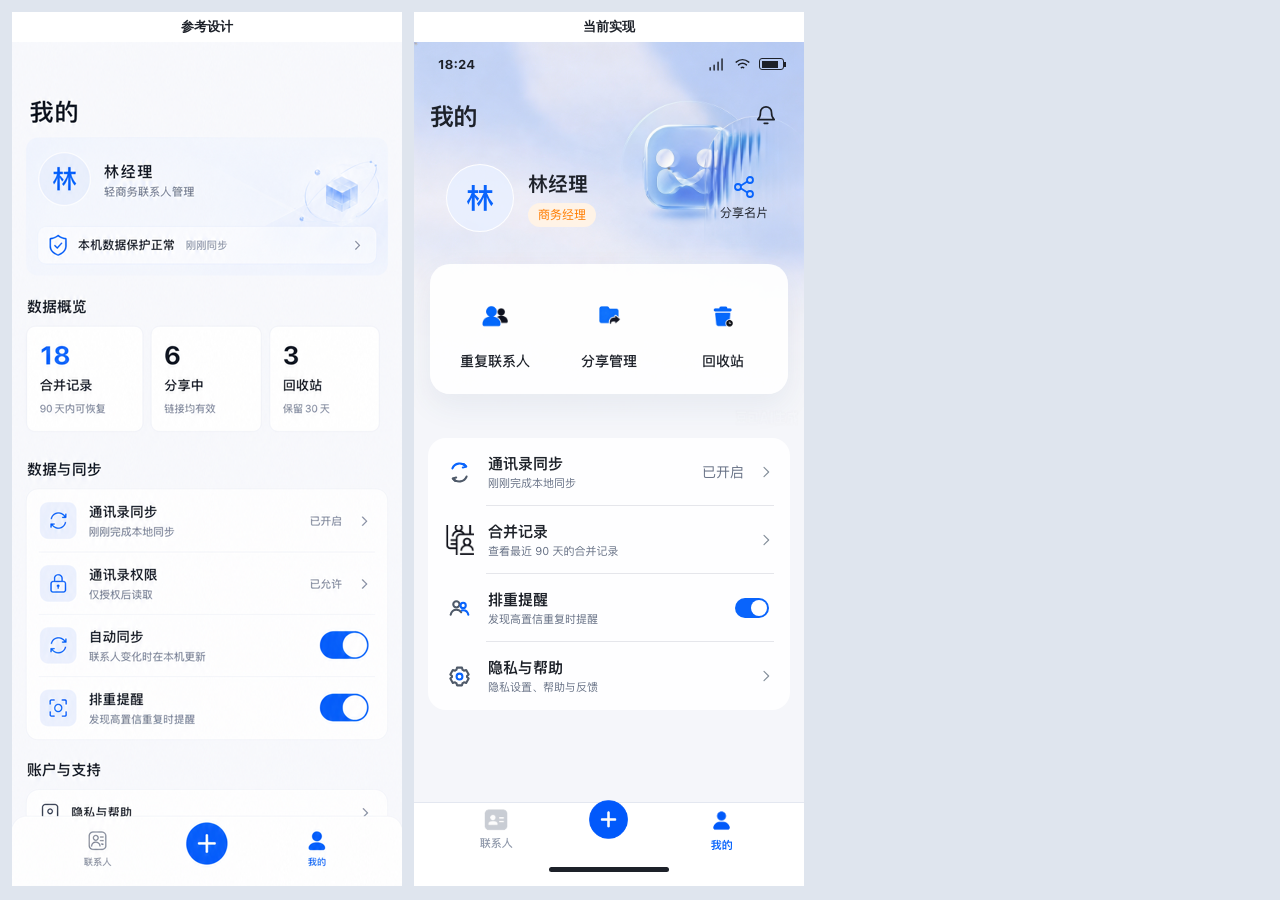
<file: high_fidelity_ui/design-qa-my-comparison.html>
<!doctype html>
<html lang="zh-CN">
<head>
<meta charset="utf-8">
<title>我的页面视觉对比</title>
<style>
*{box-sizing:border-box}html,body{margin:0;background:#dfe5ee}body{display:flex;gap:12px;padding:12px;font-family:-apple-system,BlinkMacSystemFont,"PingFang SC",sans-serif}.panel{width:390px}.label{height:30px;display:flex;align-items:center;justify-content:center;background:#fff;color:#1d2129;font-size:13px;font-weight:600}.panel img{display:block;width:390px;height:844px;object-fit:fill}
</style>
</head>
<body>
<section class="panel"><div class="label">参考设计</div><img src="design-qa-my-reference.png" alt="参考设计"></section>
<section class="panel"><div class="label">当前实现</div><img src="design-qa-my-implementation.png" alt="当前实现"></section>
</body>
</html>
</file>
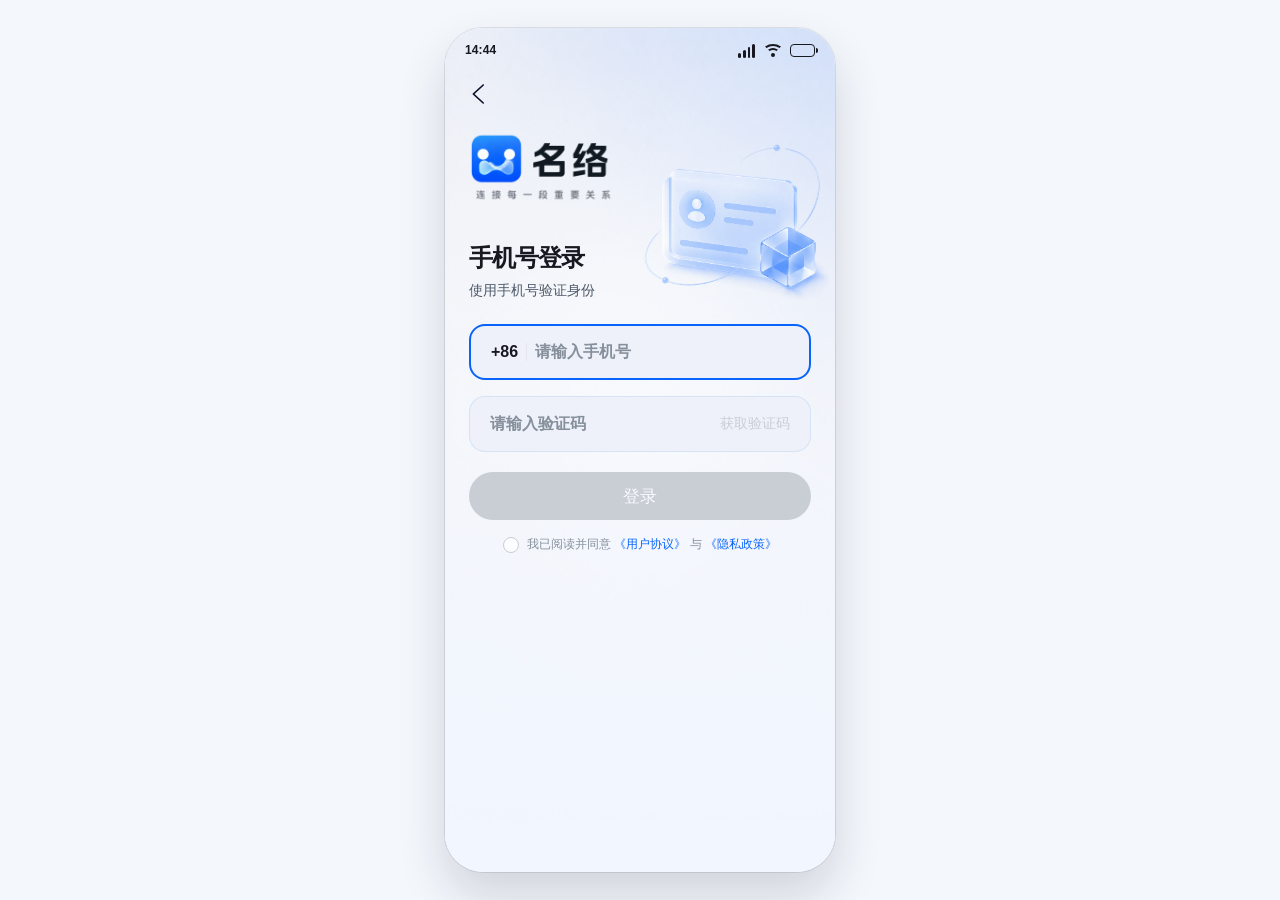
<file: high_fidelity_ui/login-phone.html>
<!doctype html>
<html lang="zh-CN">
<head>
<meta charset="utf-8">
<meta name="viewport" content="width=device-width,initial-scale=1,viewport-fit=cover,maximum-scale=1,user-scalable=no">
<meta name="theme-color" content="#F4F8FD">
<title>名络 · 其他手机号登录</title>
<style>
/* finesse · register=h5 · morph=A-app-shell · A=ice-blue-monochrome · B=brand-lockup/body
 * C=single-screen-form · D=state-transition · E=connected-verification · SOUL=6 SPECTACLE=2 DENSITY=5 */
:root{
  --canvas:#F4F8FD;--page:#F4F8FD;--surface:#FCFDFF;--surface-soft:#F7F8FA;
  --brand:#0964FC;--brand-pressed:#0754D5;--brand-soft:#E7F0FF;--brand-wash:#F1F6FF;
  --text:#171820;--text-2:#4E5969;--text-3:#86909C;--line:#E5E6EB;
  --success:#00B42A;--warning:#FF7D00;--danger:#F53F3F;--disabled:#C9CDD4;
  --focus:rgba(9,100,252,.28);--outline:rgba(9,100,252,.38);--shadow:rgba(9,100,252,.12);
}
*{box-sizing:border-box;-webkit-tap-highlight-color:transparent}
html,body{height:100%;overflow-x:clip}
body{margin:0;display:grid;place-items:center;padding:24px;background:var(--canvas);color:var(--text);font-family:-apple-system,BlinkMacSystemFont,"SF Pro Display","PingFang SC","Microsoft YaHei",sans-serif;-webkit-font-smoothing:antialiased}
button,input{font:inherit}button{touch-action:manipulation}
button:focus-visible,a:focus-visible,input:focus-visible{outline:3px solid var(--focus);outline-offset:3px}
.device{width:min(390px,100vw);height:min(844px,100dvh);position:relative;overflow:hidden;background:var(--page);border-radius:38px;box-shadow:0 0 0 1px rgba(23,25,35,.1),0 24px 48px rgba(23,25,35,.16);isolation:isolate}
.status-sim{position:absolute;z-index:10;top:13px;left:20px;right:20px;height:22px;display:flex;align-items:center;justify-content:space-between;color:var(--text);font-size:12px;font-weight:700;pointer-events:none}.status-sim__time{letter-spacing:.01em;font-variant-numeric:tabular-nums}.status-sim__right{display:flex;align-items:center;gap:9px}.status-sim__signal{width:17px;height:15px;display:flex;align-items:flex-end;gap:2px}.status-sim__signal i{display:block;width:3px;border-radius:2px;background:currentColor}.status-sim__signal i:nth-child(1){height:5px}.status-sim__signal i:nth-child(2){height:8px}.status-sim__signal i:nth-child(3){height:11px}.status-sim__signal i:nth-child(4){height:14px}.status-sim__wifi{position:relative;width:17px;height:15px;overflow:hidden}.status-sim__wifi:before,.status-sim__wifi:after{content:"";position:absolute;left:50%;border:2px solid currentColor;border-left-color:transparent;border-right-color:transparent;border-bottom-color:transparent;border-radius:50% 50% 0 0;transform:translateX(-50%)}.status-sim__wifi:before{top:1px;width:17px;height:12px}.status-sim__wifi:after{top:5px;width:9px;height:7px}.status-sim__wifi i{position:absolute;left:50%;bottom:1px;width:4px;height:4px;border-radius:50%;background:currentColor;transform:translateX(-50%)}.status-sim__battery{position:relative;width:25px;height:13px;padding:2px;border:1.5px solid currentColor;border-radius:4px}.status-sim__battery:after{content:"";position:absolute;top:3px;right:-4px;width:2px;height:5px;border-radius:0 2px 2px 0;background:currentColor}.status-sim__battery i{display:block;width:80%;height:100%;border-radius:1px;background:var(--success)}
.status-sim__battery,.status-sim__battery i{background:transparent}
.status-sim{background:transparent}
.page{height:100%;min-height:100%;display:flex;flex-direction:column;align-items:center;overflow-y:auto;padding:calc(28px + env(safe-area-inset-top)) clamp(24px,9.23vw,36px) calc(32px + env(safe-area-inset-bottom));scrollbar-width:none;background:var(--page)}
.page::-webkit-scrollbar{display:none}
.subnav{height:44px;width:100%;display:grid;grid-template-columns:44px minmax(0,1fr) 44px;align-items:center;margin:0;flex:none}.subnav button{min-width:44px;height:44px;padding:0;border:0;background:transparent;color:var(--text);font-size:0;cursor:pointer;transition:transform .12s}.subnav button:active{transform:scale(.94)}.subnav h1{margin:0;font-size:0}.back-chevron{display:block;width:18px;height:18px;margin-left:0;background:currentColor;clip-path:polygon(0 50%,100% 0,100% 18%,24% 50%,100% 82%,100% 100%)}
.brand-lockup{position:relative;z-index:2;margin-top:65px;width:144px;align-self:center}.brand-lockup img{display:block;width:144px;height:auto;user-select:none;-webkit-user-drag:none}
.subpage-intro{position:relative;z-index:3;width:100%;margin:86px 0 20px;text-align:center}.subpage-intro h2{margin:0;color:var(--text);font-size:28px;line-height:36px;font-weight:700;letter-spacing:-.04em}.subpage-intro p{margin:6px 0 0;color:var(--text-2);font-size:16px;line-height:24px}
.fallback-card{position:relative;z-index:3;width:100%;padding:0;background:transparent;border-radius:12px}
.fallback-card.is-loading{pointer-events:none}
.fallback-notice{margin:0 0 16px;padding:12px 16px;border-radius:12px;background:var(--surface-soft);color:var(--danger);font-size:12px;line-height:17px}
.mode-label{display:none}
.field{height:56px;padding:0 20px;display:flex;align-items:center;gap:8px;background:var(--surface);border:1px solid rgba(205,222,243,.72);border-radius:16px;box-shadow:none;transition:border-color .16s,background-color .16s}
.field+.field{margin-top:16px}.field:focus-within{background:var(--surface);border:2px solid var(--brand);box-shadow:none}
.prefix{font-size:14px;font-weight:500;color:var(--text-2);padding-right:8px;border-right:1px solid var(--line);white-space:nowrap}
.field input{height:100%;min-width:0;flex:1;padding:0;border:0;outline:0;background:transparent;color:var(--text);font-size:18px;font-weight:700;text-align:center}.field input::placeholder{color:var(--text-3)}
.inline-action{min-width:96px;min-height:44px;padding:0;border:0;background:transparent;color:var(--brand);font-size:14px;font-weight:500;text-align:right;white-space:nowrap;cursor:pointer;font-variant-numeric:tabular-nums;transition:color .12s,transform .12s}
.inline-action:active:not(:disabled){transform:scale(.97);color:var(--brand-pressed)}.inline-action:disabled{background:transparent;color:var(--disabled);cursor:default}
.error{min-height:0;padding:0;color:var(--danger);font-size:12px;line-height:17px}
.submit{width:100%;height:48px;margin-top:20px;border:0;border-radius:24px;display:flex;align-items:center;justify-content:center;background:var(--brand);color:#F8FBFF;font-size:17px;font-weight:500;cursor:pointer;transition:background-color .12s,transform .12s;box-shadow:none}
.submit:active:not(:disabled){background:var(--brand-pressed);transform:scale(.975)}.submit:disabled{background:var(--disabled);cursor:default}.submit.loading{pointer-events:none}
.submit.loading:before{content:"";width:15px;height:15px;margin-right:8px;border:2px solid rgba(248,251,255,.45);border-top-color:#F8FBFF;border-radius:50%;animation:spin .7s linear infinite}
.code-hint{margin:16px 0 0;color:var(--warning);font-size:14px;line-height:20px;text-align:center}
.agreement{position:relative;display:flex;align-items:flex-start;gap:8px;margin:16px 0 0;color:var(--text-3);font-size:12px;line-height:17px;cursor:pointer}
.agreement input{appearance:none;width:20px;height:20px;flex:none;margin:0;border:1.5px solid var(--disabled);border-radius:50%;background:var(--surface);cursor:pointer}
.agreement input:checked{width:20px;height:20px;border-color:var(--brand);background:var(--brand)}.agreement input:checked:after{content:"✓";height:100%;display:grid;place-items:center;color:#F8FBFF;font-size:13px;font-weight:700;line-height:1}.agreement a{color:var(--brand);text-decoration:none}
.toast{position:absolute;left:20px;right:20px;top:50%;bottom:auto;min-height:46px;padding:10px 14px;border-radius:12px;background:rgba(23,24,32,.94);color:#F8FBFF;display:flex;align-items:center;justify-content:center;text-align:center;font-size:12px;z-index:20;opacity:0;pointer-events:none;transform:translateY(8px);transition:opacity .18s,transform .18s;box-shadow:0 8px 24px rgba(23,24,32,.12)}
.toast.show{opacity:1;transform:translateY(0)}
.consent-modal{position:absolute;inset:0;z-index:40;display:grid;place-items:center}.consent-modal[hidden]{display:none!important}.consent-backdrop{position:absolute;inset:0;background:rgba(23,24,32,.28)}.consent-sheet{position:relative;width:calc(100% - 40px);margin:0;padding:22px 20px 20px;border-radius:20px;background:var(--surface);box-shadow:0 8px 24px rgba(23,24,32,.16)}.consent-sheet h2{margin:0;color:var(--text);font-size:18px;line-height:26px;font-weight:600}.consent-sheet p{margin:8px 0 0;color:var(--text-2);font-size:13px;line-height:20px}.consent-actions{display:grid;grid-template-columns:minmax(0,1fr) minmax(0,1fr);gap:10px;margin-top:18px}.consent-actions button{height:44px;border:0;border-radius:22px;font-size:14px;font-weight:500;cursor:pointer}.consent-cancel{background:#F1F2F5;color:var(--text)}.consent-confirm{background:var(--brand);color:#F8FBFF}.consent-actions button:active{transform:scale(.975)}
.success-view{height:100%;display:flex;flex-direction:column;align-items:center;text-align:center;padding:176px 20px 42px;background:linear-gradient(180deg,var(--brand-wash),var(--page) 58%)}
.success-icon{width:64px;height:64px;border-radius:12px;background:var(--success);color:#F8FBFF;display:grid;place-items:center}.success-icon svg{width:34px;height:34px;fill:none;stroke:currentColor;stroke-width:2.2;stroke-linecap:round;stroke-linejoin:round}
.success-view h2{font-size:28px;line-height:36px;letter-spacing:-.025em;margin:20px 0 0}.success-view p{font-size:14px;line-height:22px;color:var(--text-2);margin:8px 0 0}.back{width:100%;height:48px;margin-top:48px;border:1px solid var(--outline);border-radius:24px;background:var(--surface);color:var(--brand);font-size:16px;font-weight:500;cursor:pointer;transition:transform .12s,background-color .12s}.back:active{transform:scale(.97);background:var(--brand-wash)}
[hidden]{display:none!important}@keyframes spin{to{transform:rotate(360deg)}}
@media(max-width:430px){body{padding:0;background:var(--page)}.device{width:100vw;height:100dvh;border-radius:0;box-shadow:none}}
@media(min-width:560px){.device{width:390px;height:min(844px,94vh)}}
@media(prefers-reduced-motion:reduce){.subnav button,.mode-switch button,.submit,.back,.toast{transition:none}.submit.loading:before{animation:none}}
/* Final native furniture alignment. */
.status-sim{top:0;height:44px}
.page{padding-top:calc(44px + env(safe-area-inset-top));background:linear-gradient(180deg,#D1E3FF 0%,#EBF2FF 100%)}
.back-icon{display:block;width:20px;height:20px;object-fit:contain}
.subnav{position:relative;width:100%;margin-left:0}
.subnav button{position:absolute;left:0}
.page{padding-left:24px;padding-right:24px;background-color:var(--page);background-image:url("../icon/bg.png");background-position:center;background-size:cover;background-repeat:no-repeat}
.brand-hero{position:relative;width:100%;height:126px;margin-top:12px;flex:none}
.brand-lockup{position:absolute;left:0;top:2px;margin:0;align-self:auto}
.login-illustration{position:absolute;z-index:1;top:-4px;right:-18px;width:190px;height:auto;display:block;opacity:.7;user-select:none;-webkit-user-drag:none;pointer-events:none}
.subpage-intro{margin:12px 0 24px}
.subpage-intro{text-align:left}
.subpage-intro,.fallback-card{transform:translateY(-24px)}
.subpage-intro h2{font-size:24px;line-height:32px}
.subpage-intro p{font-size:14px;line-height:20px}
.field input{text-align:left}
.field,.field:focus-within{background:#EEF1F9}
.field input{font-size:16px;font-weight:700}
.prefix{font-size:16px;font-weight:700;color:var(--text)}
.inline-action.is-counting:disabled{color:var(--brand);-webkit-text-fill-color:var(--brand);opacity:1}
.agreement input:checked{width:16px;height:16px;border-color:#0964FC;background:#0964FC}
.agreement input:checked:after{content:"✓";height:100%;display:grid;place-items:center;color:#F8FBFF;font-size:10px;font-weight:700;line-height:1}
.agreement input,.agreement input:checked{appearance:none;width:16px!important;height:16px!important;min-width:16px;max-width:16px;min-height:16px;max-height:16px;box-sizing:border-box;flex:0 0 16px}
.agreement{align-items:center;justify-content:center}
.otp-view{height:100%;min-height:100%;display:flex;flex-direction:column;align-items:center;padding:calc(92px + env(safe-area-inset-top)) clamp(24px,9.23vw,36px) calc(32px + env(safe-area-inset-bottom));background:linear-gradient(180deg,#D1E3FF 0%,#EBF2FF 100%)}.otp-view h2{margin:0;color:var(--text);font-size:32px;line-height:42px;font-weight:700;text-align:center}.otp-view p{margin:10px 0 0;color:var(--text-2);font-size:18px;line-height:26px;text-align:center}.otp-entry{position:relative;width:100%;margin-top:142px}.otp-boxes{display:grid;grid-template-columns:repeat(6,minmax(0,1fr));gap:8px;width:100%}.otp-box{height:72px;border:1px solid rgba(197,207,225,.82);border-radius:16px;background:rgba(252,253,255,.68);display:grid;place-items:center;color:var(--text);font-size:28px;font-weight:700}.otp-box.is-active{border:2px solid var(--brand)}.otp-entry input{position:absolute;inset:0;z-index:2;width:100%;height:100%;opacity:0;cursor:text}.otp-resend{margin-top:32px;border:0;background:transparent;color:var(--text-3);font-size:18px;line-height:26px;cursor:pointer}.otp-resend:not(:disabled){color:var(--brand)}.otp-submit{width:100%;height:48px;margin-top:150px;border:0;border-radius:24px;background:var(--brand);color:#F8FBFF;font-size:17px;font-weight:500;cursor:pointer}.otp-submit:disabled{background:var(--disabled);cursor:default}
</style>
</head>
<body>
<main class="device" aria-label="名络其他手机号登录交互原型">
  <div class="status-sim" aria-label="模拟状态栏，当前电量 80%"><span class="status-sim__time">14:44</span><span class="status-sim__right"><span class="status-sim__signal" aria-hidden="true"><i></i><i></i><i></i><i></i></span><span class="status-sim__wifi" aria-hidden="true"><i></i></span><span class="status-sim__battery" aria-hidden="true"><i></i></span></span></div>
  <section class="page" id="form-view" aria-labelledby="fallback-title">
    <nav class="subnav" aria-label="其他方式登录导航">
      <button id="back-login" type="button" aria-label="返回登录页"><img class="back-icon" src="../icon/返回.svg" alt=""></button>
      <h1 aria-hidden="true"></h1>
      <span aria-hidden="true"></span>
    </nav>

    <div class="brand-hero">
      <div class="brand-lockup"><img src="../icon/LOGOpng.png" width="306" height="156" alt="名络，连接每一段重要关系"></div>
      <img class="login-illustration" src="../icon/手机登陆.png" width="1222" height="1287" alt="" aria-hidden="true">
    </div>
    <div class="subpage-intro">
      <h2 id="fallback-title">手机号登录</h2>
          <p>使用手机号验证身份</p>
    </div>

    <div class="fallback-card">
      <div class="fallback-notice" id="fallback-notice" hidden role="alert" aria-live="assertive"></div>
      <div class="mode-label" aria-label="当前登录方式">验证码登录</div>

      <form id="login-form" novalidate>
        <label class="field"><span class="prefix">+86</span><input id="phone" name="phone" type="tel" inputmode="numeric" maxlength="11" autocomplete="tel" placeholder="请输入手机号" aria-label="手机号"></label>
        <label class="field" id="code-field"><input id="code" name="code" type="text" inputmode="numeric" maxlength="6" autocomplete="one-time-code" placeholder="请输入验证码" aria-label="验证码"><button class="inline-action" id="send-code" type="button" disabled>获取验证码</button></label>
        <div class="error" id="error" role="alert" aria-live="polite"></div>
        <button class="submit" id="submit" type="submit" disabled>登录</button>
        <label class="agreement"><input id="agreement" type="checkbox"><span>我已阅读并同意 <a href="#" data-policy="用户协议">《用户协议》</a> 与 <a href="#" data-policy="隐私政策">《隐私政策》</a></span></label>
      </form>
    </div>

  </section>

  <section class="success-view" id="success-view" hidden aria-labelledby="success-title"><div class="success-icon"><svg viewBox="0 0 24 24" aria-hidden="true"><path d="m5 12 4.5 4.5L19 7"></path></svg></div><h2 id="success-title">登录成功</h2><p id="success-detail">身份验证已完成<br>此原型不会进入其他业务页面</p><button class="back" id="back-success" type="button">返回登录页</button></section>
  <section class="otp-view" id="otp-view" hidden aria-labelledby="otp-title"><h2 id="otp-title">输入验证码</h2><p id="otp-description">验证码已发送至 <span id="otp-phone">该手机号</span></p><div class="otp-entry"><div class="otp-boxes" aria-hidden="true"><span class="otp-box"></span><span class="otp-box"></span><span class="otp-box"></span><span class="otp-box"></span><span class="otp-box"></span><span class="otp-box"></span></div><input id="otp-code" type="tel" inputmode="numeric" maxlength="6" autocomplete="one-time-code" aria-label="六位验证码"></div><button class="otp-resend" id="otp-resend" type="button" disabled>◷&nbsp; 60秒后重新获取</button><button class="otp-submit" id="otp-submit" type="button" disabled>登录</button></section>
  <div class="toast" id="toast" role="status" aria-live="polite"></div>
  <div class="consent-modal" id="consent-modal" hidden><div class="consent-backdrop" data-consent-cancel></div><section class="consent-sheet" role="dialog" aria-modal="true" aria-labelledby="consent-title" aria-describedby="consent-description"><h2 id="consent-title">请先同意相关协议</h2><p id="consent-description">登录前需要阅读并同意《用户协议》《隐私政策》。</p><div class="consent-actions"><button class="consent-cancel" id="consent-cancel" type="button">暂不同意</button><button class="consent-confirm" id="consent-confirm" type="button">同意并继续</button></div></section></div>
</main>
<script>
(() => {
  const q = selector => document.querySelector(selector);
  const formView = q('#form-view');
  const otpView = q('#otp-view');
  const successView = q('#success-view');
  const form = q('#login-form');
  const phone = q('#phone');
  const code = q('#code');
  const agreement = q('#agreement');
  const codeField = q('#code-field');
  const sendCode = q('#send-code');
  const submit = q('#submit');
  const error = q('#error');
  const notice = q('#fallback-notice');
  const toast = q('#toast');
  const detail = q('#success-detail');
  const otpCode = q('#otp-code');
  const otpPhone = q('#otp-phone');
  const otpResend = q('#otp-resend');
  const otpSubmit = q('#otp-submit');
  const otpBoxes = [...document.querySelectorAll('.otp-box')];
  const consentModal = q('#consent-modal');
  const consentConfirm = q('#consent-confirm');
  const consentCancel = q('#consent-cancel');
  let timer = null;
  let pendingConsentAction = null;
  let consentTrigger = null;

  const validPhone = () => /^1\d{10}$/.test(phone.value);
  const validCredential = () => /^\d{6}$/.test(code.value);
  const maskedPhone = () => phone.value.length === 11 ? `${phone.value.slice(0, 3)}****${phone.value.slice(-4)}` : '该手机号';
  const renderOtp = () => { otpBoxes.forEach((box, index) => { box.textContent = otpCode.value[index] || ''; box.classList.toggle('is-active', index === otpCode.value.length && otpCode.value.length < 6); }); otpSubmit.disabled = !validCredential(); };
  const showOtpView = () => { formView.hidden = true; otpView.hidden = false; otpPhone.textContent = maskedPhone(); otpCode.value = ''; code.value = ''; renderOtp(); window.setTimeout(() => otpCode.focus(), 0); };
  const update = () => {
    phone.value = phone.value.replace(/\D/g, '').slice(0, 11);
    code.value = code.value.replace(/\D/g, '').slice(0, 6);
    sendCode.disabled = !validPhone() || Boolean(timer);
    submit.disabled = !(validPhone() && validCredential());
    if (error.textContent && validPhone()) error.textContent = '';
    if (phone.value && !notice.hidden) notice.hidden = true;
  };
  const showToast = message => {
    toast.textContent = message;
    toast.classList.add('show');
    window.clearTimeout(showToast.timeout);
    showToast.timeout = window.setTimeout(() => toast.classList.remove('show'), 2200);
  };
  const closeConsent = () => { consentModal.hidden = true; pendingConsentAction = null; consentTrigger?.focus(); };
  const requestConsent = (action, trigger) => { if (agreement.checked) { action(); return; } pendingConsentAction = action; consentTrigger = trigger; consentModal.hidden = false; consentConfirm.focus(); };
  const completeLogin = () => {
    submit.classList.add('loading');
    submit.textContent = '正在登录';
    window.setTimeout(() => {
      submit.classList.remove('loading');
      submit.textContent = '登录';
      window.location.href = 'login-sync.html?source=phone';
    }, 700);
  };

  q('#back-login').addEventListener('click', () => { window.location.href = 'login.html'; });
  [phone, code].forEach(control => control.addEventListener('input', update));
  agreement.addEventListener('change', update);
  sendCode.addEventListener('click', () => {
    if (!validPhone()) { error.textContent = '请输入正确的 11 位手机号'; return; }
    let remaining = 60;
    sendCode.textContent = `${remaining}s 后重发`;
    sendCode.classList.add('is-counting');
    otpResend.textContent = `◷  ${remaining}秒后重新获取`;
    sendCode.disabled = true;
    timer = window.setInterval(() => { remaining -= 1; sendCode.textContent = remaining ? `${remaining}s 后重发` : '重新获取'; otpResend.textContent = remaining ? `◷  ${remaining}秒后重新获取` : '重新获取验证码'; otpResend.disabled = Boolean(remaining); if (!remaining) { window.clearInterval(timer); timer = null; sendCode.classList.remove('is-counting'); update(); } }, 1000);
    showToast('验证码已发送，请注意查收');
    code.focus();
  });
  document.querySelectorAll('[data-policy]').forEach(link => link.addEventListener('click', event => { event.preventDefault(); showToast(`${link.dataset.policy}仅作登录原型入口展示`); }));
  const performSubmit = () => {
    if (!validPhone()) { error.textContent = '请输入正确的 11 位手机号'; phone.focus(); return; }
    if (!validCredential()) { error.textContent = '请输入 6 位验证码'; return; }
    if (code.value === '000000') { error.textContent = '验证码错误，请重新输入'; code.focus(); return; }
    if (!agreement.checked) { requestConsent(completeLogin, submit); return; }
    completeLogin();
  };
  form.addEventListener('submit', event => { event.preventDefault(); performSubmit(); });
  otpCode.addEventListener('input', () => { otpCode.value = otpCode.value.replace(/\D/g, '').slice(0, 6); code.value = otpCode.value; renderOtp(); });
  otpSubmit.addEventListener('click', () => { code.value = otpCode.value; if (code.value === '000000') { showToast('验证码错误，请重新输入'); otpCode.focus(); return; } if (!agreement.checked) { requestConsent(completeLogin, otpSubmit); return; } completeLogin(); });
  otpResend.addEventListener('click', () => { if (!otpResend.disabled) sendCode.click(); });
  consentConfirm.addEventListener('click', () => { agreement.checked = true; update(); const action = pendingConsentAction; consentModal.hidden = true; pendingConsentAction = null; action?.(); });
  consentCancel.addEventListener('click', closeConsent);
  q('[data-consent-cancel]').addEventListener('click', closeConsent);
  q('#back-success').addEventListener('click', () => { window.location.href = 'login.html'; });

  const query = new URLSearchParams(window.location.search);
  const reason = query.get('reason');
  agreement.checked = query.get('agreed') === '1';
  if (reason === 'carrier-fail') {
    notice.textContent = '未获取到本机号码，请使用其他手机号登录';
    notice.hidden = false;
  }
  update();
  window.setTimeout(() => phone.focus(), 0);
})();
</script>
</body>
</html>
</file>
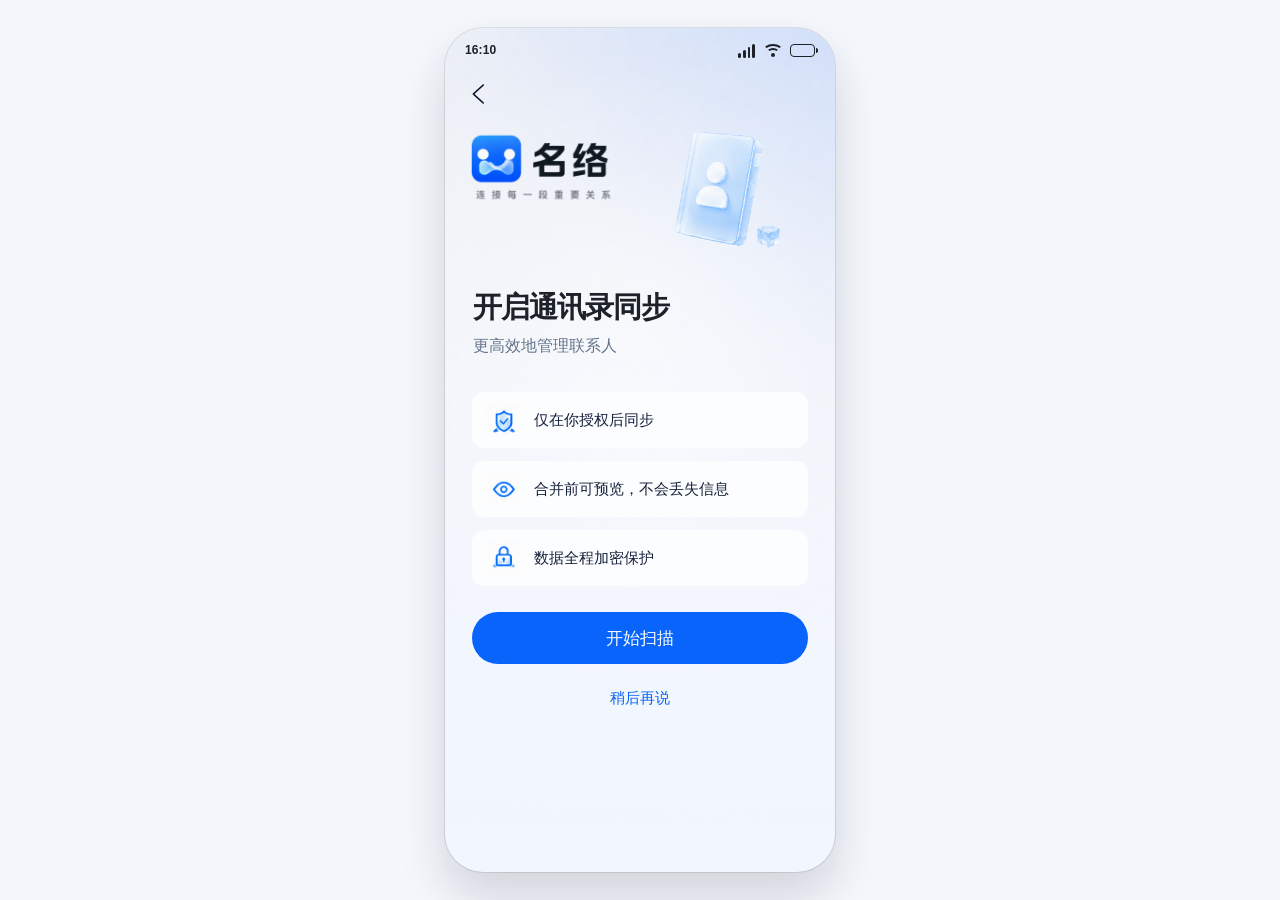
<file: high_fidelity_ui/login-sync.html>
<!doctype html>
<html lang="zh-CN">
<head>
<meta charset="utf-8">
<meta name="viewport" content="width=device-width,initial-scale=1,viewport-fit=cover,maximum-scale=1,user-scalable=no">
<meta name="theme-color" content="#F4F8FD">
<title>名络 · 开启通讯录同步</title>
<style>
/* finesse · register=h5 · morph=A-app-shell · A=ice-blue-monochrome · B=brand-lockup/body
 * C=single-screen-permission-guide · D=feedback-only · E=trusted-contact-sync · SOUL=6 SPECTACLE=2 DENSITY=5 */
:root{
  --page:#F4F8FD;--surface:#FCFDFF;--surface-soft:#F1F6FF;
  --brand:#0964FC;--brand-pressed:#0754D5;--text:#1D2129;
  --text-2:#4E5969;--text-3:#86909C;--danger:#F53F3F;
  --success:#00B42A;--focus:rgba(9,100,252,.28);--on-brand:#F8FBFF;
}
*{box-sizing:border-box;-webkit-tap-highlight-color:transparent}
html,body{height:100%;overflow-x:clip}
body{margin:0;display:grid;place-items:center;padding:24px;overflow:hidden;background:var(--page);color:var(--text);font-family:-apple-system,BlinkMacSystemFont,"SF Pro Display","PingFang SC","Microsoft YaHei",sans-serif;-webkit-font-smoothing:antialiased}
button{font:inherit;touch-action:manipulation}
button:focus-visible{outline:3px solid var(--focus);outline-offset:3px}
.device{position:relative;width:min(390px,100vw);height:min(844px,100dvh);overflow:hidden;isolation:isolate;background:var(--page) url("../icon/bg.png") center/cover no-repeat;border-radius:38px;box-shadow:0 0 0 1px rgba(23,25,35,.1),0 24px 48px rgba(23,25,35,.16)}
.status-sim{position:absolute;z-index:10;top:0;left:20px;right:20px;height:44px;display:flex;align-items:center;justify-content:space-between;color:var(--text);font-size:12px;font-weight:700;pointer-events:none}.status-sim__time{letter-spacing:.01em;font-variant-numeric:tabular-nums}.status-sim__right{display:flex;align-items:center;gap:9px}.status-sim__signal{width:17px;height:15px;display:flex;align-items:flex-end;gap:2px}.status-sim__signal i{display:block;width:3px;border-radius:2px;background:currentColor}.status-sim__signal i:nth-child(1){height:5px}.status-sim__signal i:nth-child(2){height:8px}.status-sim__signal i:nth-child(3){height:11px}.status-sim__signal i:nth-child(4){height:14px}.status-sim__wifi{position:relative;width:17px;height:15px;overflow:hidden}.status-sim__wifi:before,.status-sim__wifi:after{content:"";position:absolute;left:50%;border:2px solid currentColor;border-left-color:transparent;border-right-color:transparent;border-bottom-color:transparent;border-radius:50% 50% 0 0;transform:translateX(-50%)}.status-sim__wifi:before{top:1px;width:17px;height:12px}.status-sim__wifi:after{top:5px;width:9px;height:7px}.status-sim__wifi i{position:absolute;left:50%;bottom:1px;width:4px;height:4px;border-radius:50%;background:currentColor;transform:translateX(-50%)}.status-sim__battery{position:relative;width:25px;height:13px;padding:2px;border:1.5px solid currentColor;border-radius:4px}.status-sim__battery:after{content:"";position:absolute;top:3px;right:-4px;width:2px;height:5px;border-radius:0 2px 2px 0;background:currentColor}.status-sim__battery i{display:block;width:80%;height:100%;border-radius:1px;background:var(--success)}
.status-sim__battery,.status-sim__battery i{background:transparent}
.status-sim{background:transparent}
.sync-page{position:absolute;inset:44px 0 0;overflow-y:auto;overflow-x:clip;scrollbar-width:none;padding-bottom:calc(24px + env(safe-area-inset-bottom))}.sync-page::-webkit-scrollbar{display:none}
.subnav{position:absolute;z-index:8;top:0;left:24px;right:24px;height:44px;display:flex;align-items:center}.back-button{width:44px;height:44px;margin-left:-12px;padding:12px;border:0;background:transparent;cursor:pointer;transition:transform .12s}.back-button:active{transform:scale(.94)}.back-icon{display:block;width:20px;height:20px;object-fit:contain}
.brand-hero{position:absolute;z-index:2;top:56px;left:24px;right:24px;height:150px}.brand-lockup{position:absolute;z-index:2;top:2px;left:0;width:144px}.brand-lockup img{display:block;width:144px;height:auto;user-select:none;-webkit-user-drag:none}.sync-illustration{position:absolute;z-index:1;top:0;right:-3px;width:180px;height:auto;display:block;opacity:.78;user-select:none;-webkit-user-drag:none;pointer-events:none}
.intro{position:absolute;z-index:3;top:216px;left:28px;right:28px}.intro h1{margin:0;color:var(--text);font-size:29px;line-height:38px;font-weight:700;letter-spacing:-.035em}.intro p{margin:8px 0 0;color:#64748B;font-size:16px;line-height:24px}
.trust-list{position:absolute;z-index:3;top:320px;left:27px;right:27px;display:grid;gap:13px}.trust-item{height:56px;padding:0 16px 0 14px;display:flex;align-items:center;gap:14px;background:rgba(252,253,255,.96);border:0;border-radius:12px;box-shadow:none}.trust-item img{width:34px;height:34px;flex:none;display:block;object-fit:cover}.trust-item span{min-width:0;color:#15203A;font-size:15px;line-height:22px;font-weight:500;white-space:nowrap}
.actions{position:absolute;z-index:4;top:540px;left:27px;right:27px;text-align:center}.primary{width:100%;height:52px;border:0;border-radius:26px;display:flex;align-items:center;justify-content:center;background:var(--brand);color:var(--on-brand);font-size:17px;font-weight:500;cursor:pointer;box-shadow:none;transition:background-color .12s,transform .12s}.primary:active:not(:disabled){background:var(--brand-pressed);transform:scale(.975)}.primary:disabled{cursor:default;opacity:.72}.primary.is-loading{pointer-events:none}.primary.is-loading:before{content:"";width:16px;height:16px;margin-right:8px;border:2px solid rgba(248,251,255,.44);border-top-color:var(--on-brand);border-radius:50%;animation:spin .7s linear infinite}.later{min-width:120px;min-height:44px;margin-top:12px;padding:0 16px;border:0;background:transparent;color:var(--brand);font-size:15px;font-weight:500;cursor:pointer;transition:transform .12s,color .12s}.later:active{color:var(--brand-pressed);transform:scale(.97)}
.primary.cancel-sync{background:#FFFFFF;color:#F04438}
.state-note{position:absolute;z-index:16;left:24px;right:24px;bottom:calc(26px + env(safe-area-inset-bottom));min-height:46px;padding:11px 16px;border-radius:12px;display:flex;align-items:center;justify-content:center;background:rgba(29,33,41,.94);color:var(--on-brand);font-size:12px;line-height:18px;text-align:center;opacity:0;pointer-events:none;transform:translateY(8px);transition:opacity .18s,transform .18s}.state-note.show{opacity:1;transform:translateY(0)}.state-note.is-error{background:rgba(165,43,43,.95)}.state-note.is-success{background:rgba(20,112,58,.95)}
.permission-modal{position:absolute;inset:0;z-index:40;display:grid;place-items:center}.permission-modal[hidden]{display:none!important}.permission-backdrop{position:absolute;inset:0;background:rgba(23,24,32,.28)}.permission-card{position:relative;width:calc(100% - 40px);margin:0;padding:22px 20px 20px;border-radius:20px;background:var(--surface);box-shadow:0 8px 24px rgba(23,24,32,.16)}.permission-card h2{margin:0;color:var(--text);font-size:18px;line-height:26px;font-weight:600}.permission-card p{margin:8px 0 0;color:var(--text-2);font-size:13px;line-height:20px}.permission-actions{display:grid;grid-template-columns:minmax(0,1fr) minmax(0,1fr);gap:10px;margin-top:18px}.permission-actions button{height:44px;border:0;border-radius:22px;font-size:14px;font-weight:500;cursor:pointer}.permission-cancel{background:#F1F2F5;color:var(--text)}.permission-confirm{background:var(--brand);color:var(--on-brand)}.permission-actions button:active{transform:scale(.975)}
@keyframes spin{to{transform:rotate(360deg)}}
@media(max-width:430px){body{padding:0}.device{width:100vw;height:100dvh;border-radius:0;box-shadow:none}}
@media(max-width:379px){.brand-hero{left:20px;right:20px}.intro{left:24px;right:24px}.trust-list,.actions{left:24px;right:24px}.trust-item{padding-left:12px;gap:11px}.trust-item span{font-size:14px}.sync-illustration{right:-4px;width:174px}}
@media(min-width:560px){.device{width:390px;height:min(844px,94vh)}}
@media(max-height:760px){.actions{top:532px}}
@media(prefers-reduced-motion:reduce){.back-button,.primary,.later,.state-note{transition:none}.primary.is-loading:before{animation:none}}
</style>
</head>
<body>
<main class="device" aria-label="名络首次登录通讯录同步引导">
  <div class="status-sim" aria-label="模拟状态栏，当前电量 80%"><span class="status-sim__time">14:44</span><span class="status-sim__right"><span class="status-sim__signal" aria-hidden="true"><i></i><i></i><i></i><i></i></span><span class="status-sim__wifi" aria-hidden="true"><i></i></span><span class="status-sim__battery" aria-hidden="true"><i></i></span></span></div>

  <section class="sync-page" aria-labelledby="sync-title">
    <nav class="subnav" aria-label="通讯录同步导航"><button class="back-button" id="back-login" type="button" aria-label="返回登录页"><img class="back-icon" src="../icon/返回.svg" alt=""></button></nav>
    <div class="brand-hero">
      <div class="brand-lockup"><img src="../icon/LOGOpng.png" width="306" height="156" alt="名络，连接每一段重要关系"></div>
      <img class="sync-illustration" src="assets/sync/contact-book.png" width="1182" height="1045" alt="通讯录同步">
    </div>

    <header class="intro"><h1 id="sync-title">开启通讯录同步</h1><p>更高效地管理联系人</p></header>

    <div class="trust-list" aria-label="通讯录同步安全说明">
      <div class="trust-item"><img src="assets/sync/permission.png" width="76" height="76" alt=""><span>仅在你授权后同步</span></div>
      <div class="trust-item"><img src="assets/sync/preview.png" width="76" height="76" alt=""><span>合并前可预览，不会丢失信息</span></div>
      <div class="trust-item"><img src="assets/sync/encryption.png" width="76" height="76" alt=""><span>数据全程加密保护</span></div>
    </div>

    <div class="actions"><button class="primary" id="start-scan" type="button">开始扫描</button><button class="later" id="later" type="button">稍后再说</button></div>
  </section>

  <div class="state-note" id="state-note" role="status" aria-live="polite"></div>
  <div class="permission-modal" id="permission-modal" hidden>
    <div class="permission-backdrop"></div>
    <section class="permission-card" role="dialog" aria-modal="true" aria-labelledby="permission-title" aria-describedby="permission-description">
      <h2 id="permission-title">允许“名络”访问你的通讯录吗？</h2>
      <p id="permission-description">用于扫描、预览与同步联系人；未经授权不会读取通讯录。</p>
      <div class="permission-actions"><button class="permission-cancel" id="deny" type="button">不允许</button><button class="permission-confirm" id="allow" type="button">允许</button></div>
    </section>
  </div>
</main>
<script>
(() => {
  const q = selector => document.querySelector(selector);
  const startButton = q('#start-scan');
  const laterButton = q('#later');
  const modal = q('#permission-modal');
  const note = q('#state-note');
  const params = new URLSearchParams(location.search);
  const simulatedPermission = params.get('permission');
  const enabledMode = params.get('mode') === 'enabled';
  let syncEnabled = enabledMode && params.get('sync') !== 'disabled';
  let noteTimer = 0;

  const enterHome = (empty = false) => {
    location.href = `index.html?login=success${empty ? '&state=empty' : ''}#screen-01`;
  };

  const showNote = (message, tone = '') => {
    note.textContent = message;
    note.className = `state-note show${tone ? ` is-${tone}` : ''}`;
    clearTimeout(noteTimer);
    noteTimer = window.setTimeout(() => note.classList.remove('show'), 3200);
  };
  const setReady = (label = '开始扫描') => {
    startButton.disabled = false;
    startButton.classList.remove('is-loading');
    startButton.textContent = label;
    laterButton.disabled = false;
  };
  const setLoading = () => {
    modal.hidden = true;
    startButton.disabled = true;
    startButton.classList.add('is-loading');
    startButton.textContent = '正在检查通讯录';
    laterButton.disabled = true;
  };
  const finishAuthorization = () => {
    setLoading();
    window.setTimeout(() => {
      if (simulatedPermission === 'error') {
        setReady('重新扫描');
        showNote('通讯录读取失败，请检查系统权限后重试', 'error');
        return;
      }
      startButton.classList.remove('is-loading');
      startButton.textContent = '通讯录同步已开启';
      startButton.disabled = true;
      if (enabledMode) {
        syncEnabled = true;
        q('#sync-title').textContent = '已开启同步通讯录';
        startButton.disabled = false;
        startButton.textContent = '取消同步通讯录';
        startButton.classList.add('cancel-sync');
        showNote('通讯录同步已重新开启', 'success');
      } else enterHome();
    }, 900);
  };
  const openPermission = () => {
    modal.hidden = false;
    q('#allow').focus();
  };

  startButton.addEventListener('click', () => {
    if (!enabledMode || !syncEnabled) {
      openPermission();
      return;
    }
    syncEnabled = false;
    startButton.classList.remove('cancel-sync');
    startButton.textContent = '重新开启同步';
    q('#sync-title').textContent = '通讯录同步已关闭';
    showNote('已取消通讯录同步，现有联系人不会被删除');
  });
  q('#deny').addEventListener('click', () => {
    modal.hidden = true;
    setReady('重新开启权限');
    showNote('未获得通讯录权限，可随时再次尝试', 'error');
    startButton.focus();
  });
  q('#allow').addEventListener('click', finishAuthorization);
  q('.permission-backdrop').addEventListener('click', () => {
    modal.hidden = true;
    startButton.focus();
  });
  laterButton.addEventListener('click', () => {
    if (enabledMode) location.href = `index.html?sync=${syncEnabled ? 'enabled' : 'disabled'}#screen-08`;
    else enterHome(true);
  });
  q('#back-login').addEventListener('click', () => { location.href = enabledMode ? `index.html?sync=${syncEnabled ? 'enabled' : 'disabled'}#screen-08` : 'login.html'; });

  if (enabledMode) {
    q('#sync-title').textContent = syncEnabled ? '已开启同步通讯录' : '通讯录同步已关闭';
    q('.intro p').textContent = '联系人变化将在本机安全同步';
    startButton.textContent = syncEnabled ? '取消同步通讯录' : '重新开启同步';
    startButton.classList.toggle('cancel-sync', syncEnabled);
    laterButton.textContent = '返回我的';
  }

  if (simulatedPermission === 'denied') {
    setReady('重新开启权限');
    window.setTimeout(() => showNote('未获得通讯录权限，可随时再次尝试', 'error'), 120);
  } else if (simulatedPermission === 'loading') {
    setLoading();
  } else if (simulatedPermission === 'allowed') {
    startButton.textContent = '通讯录同步已开启';
    startButton.disabled = true;
    laterButton.textContent = '返回登录页';
    window.setTimeout(() => showNote('已获得通讯录权限，扫描准备完成', 'success'), 120);
  }

  const clock = q('.status-sim__time');
  const now = new Date();
  clock.textContent = `${String(now.getHours()).padStart(2,'0')}:${String(now.getMinutes()).padStart(2,'0')}`;
})();
</script>
</body>
</html>
</file>
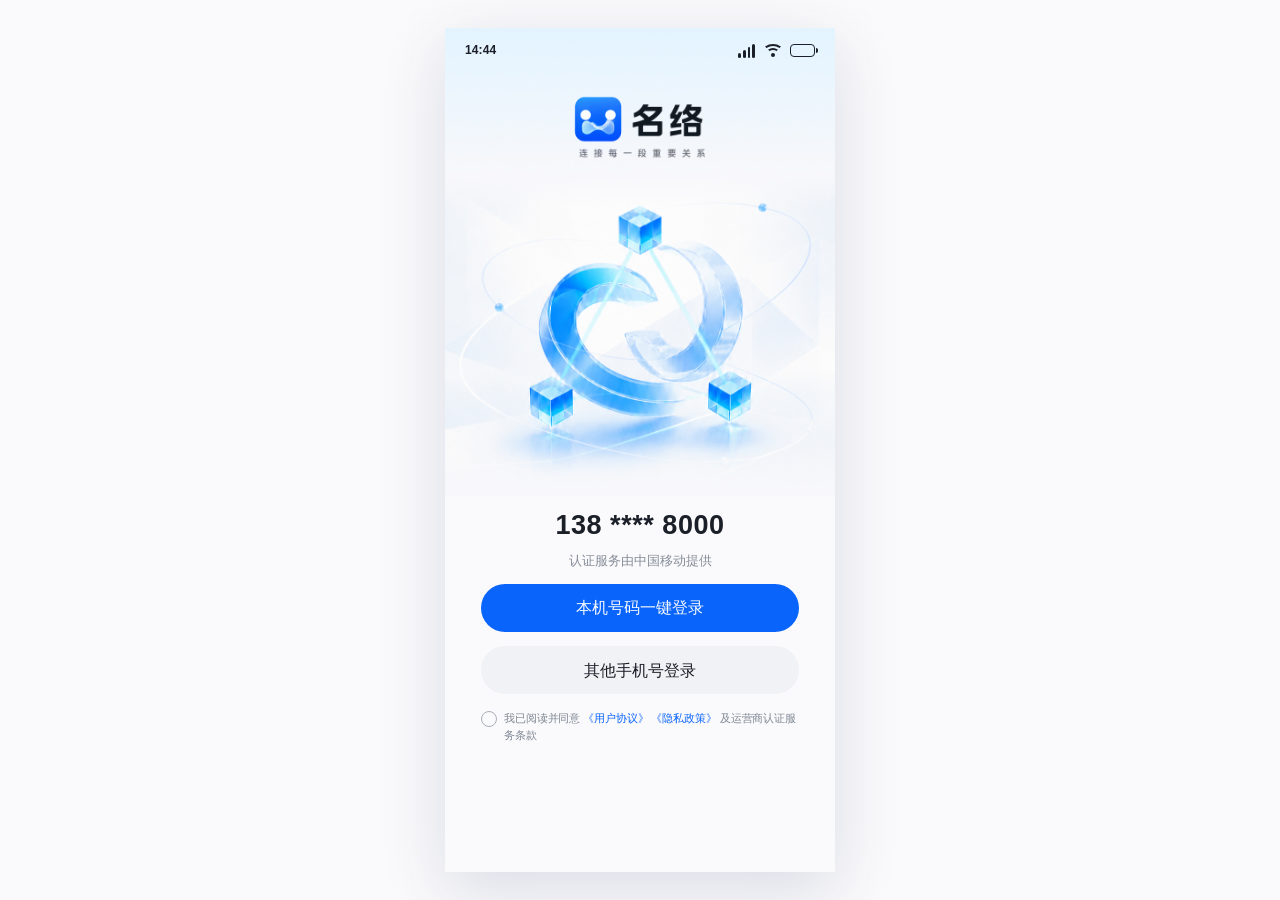
<file: high_fidelity_ui/login.html>
<!doctype html>
<html lang="zh-CN">
<head>
<meta charset="utf-8">
<meta name="viewport" content="width=device-width,initial-scale=1,viewport-fit=cover,maximum-scale=1,user-scalable=no">
<meta name="theme-color" content="#FAF9FB">
<title>名络 · 登录交互原型</title>
<style>
/* finesse · register=h5 · morph=F-ambient-screen · A=ice-blue-monochrome · B=brand-lockup/body
 * C=single-screen-layered · D=static-image · E=full-bleed-network · SOUL=6 SPECTACLE=2 DENSITY=4 */
:root{
  --canvas:#FAF9FB;--page:#FAF9FB;--surface:#FCFDFF;--surface-soft:#F7F8FA;
  --brand:#0964FC;--brand-pressed:#0754D5;--brand-soft:#E7F0FF;--brand-wash:#F1F6FF;
  --text:#171820;--text-2:#4E5969;--text-3:#86909C;--line:#E5E6EB;
  --success:#00B42A;--danger:#F53F3F;--disabled:#C9CDD4;
  --login-surround:#FAF9FB;--login-bg:#FAF9FB;--login-text:#1B1F28;
  --login-muted:#69717E;--login-helper:#868D98;--login-agreement:#7E8794;
  --login-cta:#0964FC;--login-cta-pressed:#0754D5;--login-link:#0964FC;
  --login-secondary:#F1F2F5;--login-secondary-pressed:#E9EDF4;--login-ring:#A9B0BA;
  --login-on-accent:#F8FBFF;--brand-focus:rgba(9,100,252,.28);
  --brand-outline:rgba(9,100,252,.38);--brand-shadow:rgba(9,100,252,.12);
}
*{box-sizing:border-box;-webkit-tap-highlight-color:transparent}
html,body{height:100%;overflow-x:clip}
body{margin:0;display:grid;place-items:center;padding:24px;background:var(--canvas);color:var(--text);font-family:-apple-system,BlinkMacSystemFont,"SF Pro Display","PingFang SC","Microsoft YaHei",sans-serif;-webkit-font-smoothing:antialiased}
button,input{font:inherit}
button{touch-action:manipulation}
button:focus-visible,a:focus-visible,input:focus-visible{outline:3px solid var(--brand-focus);outline-offset:3px}
.device{width:min(390px,100vw);height:min(844px,100dvh);position:relative;overflow:hidden;background:var(--page);border-radius:38px;box-shadow:0 0 0 1px rgba(23,25,35,.10),0 24px 48px rgba(23,25,35,.16);isolation:isolate}
.status-sim{position:absolute;z-index:10;top:13px;left:20px;right:20px;height:22px;display:flex;align-items:center;justify-content:space-between;color:var(--login-text);font-size:12px;font-weight:700;pointer-events:none}.status-sim__time{letter-spacing:.01em;font-variant-numeric:tabular-nums}.status-sim__right{display:flex;align-items:center;gap:9px}.status-sim__signal{width:17px;height:15px;display:flex;align-items:flex-end;gap:2px}.status-sim__signal i{display:block;width:3px;border-radius:2px;background:currentColor}.status-sim__signal i:nth-child(1){height:5px}.status-sim__signal i:nth-child(2){height:8px}.status-sim__signal i:nth-child(3){height:11px}.status-sim__signal i:nth-child(4){height:14px}.status-sim__wifi{position:relative;width:17px;height:15px;overflow:hidden}.status-sim__wifi:before,.status-sim__wifi:after{content:"";position:absolute;left:50%;border:2px solid currentColor;border-left-color:transparent;border-right-color:transparent;border-bottom-color:transparent;border-radius:50% 50% 0 0;transform:translateX(-50%)}.status-sim__wifi:before{top:1px;width:17px;height:12px}.status-sim__wifi:after{top:5px;width:9px;height:7px}.status-sim__wifi i{position:absolute;left:50%;bottom:1px;width:4px;height:4px;border-radius:50%;background:currentColor;transform:translateX(-50%)}.status-sim__battery{position:relative;width:25px;height:13px;padding:2px;border:1.5px solid currentColor;border-radius:4px}.status-sim__battery:after{content:"";position:absolute;top:3px;right:-4px;width:2px;height:5px;border-radius:0 2px 2px 0;background:currentColor}.status-sim__battery i{display:block;width:80%;height:100%;border-radius:1px;background:var(--success)}
.status-sim__battery,.status-sim__battery i{background:transparent}
.status-sim{background:transparent}
.device:before{content:"";position:absolute;inset:0 0 auto;height:336px;background:linear-gradient(180deg,var(--brand-wash) 0%,var(--page) 100%);z-index:-1}
.statusbar{height:44px;padding:14px 23px 0;display:flex;align-items:flex-start;justify-content:space-between;font-size:12px;font-weight:700;position:relative;z-index:5}
.system{font-size:11px;letter-spacing:.4px}
.view{position:absolute;inset:44px 0 0;padding:0 20px 42px;display:flex;flex-direction:column;overflow-y:auto;scrollbar-width:none;transition:opacity .22s cubic-bezier(.23,1,.32,1),transform .22s cubic-bezier(.23,1,.32,1)}
.view::-webkit-scrollbar{display:none}
.view[hidden]{display:flex;opacity:0;pointer-events:none;transform:translateX(18px)}
.brand{display:flex;flex-direction:column;align-items:center;padding-top:48px;text-align:center}
.brandmark{width:64px;height:64px;border-radius:12px;background:var(--brand);color:var(--surface);display:grid;place-items:center;font-size:28px;font-weight:700}
.brand h1{font-size:28px;line-height:35px;font-weight:700;letter-spacing:-.025em;margin:16px 0 0;text-wrap:balance}
.brand p{font-size:14px;line-height:21px;color:var(--text-2);margin:8px 0 0}
.auth-card{margin-top:20px;padding:20px;background:var(--surface);border-radius:12px}
.local-number{min-height:64px;padding:12px 16px;display:flex;align-items:center;gap:12px;background:var(--brand-wash);border-radius:12px}
.local-number-icon{width:40px;height:40px;flex:none;border-radius:12px;display:grid;place-items:center;background:var(--brand-soft);color:var(--brand)}
.local-number-icon svg{width:22px;height:22px;fill:none;stroke:currentColor;stroke-width:1.8;stroke-linecap:round;stroke-linejoin:round}
.local-number-copy{min-width:0;flex:1}.local-number-copy span{display:block;color:var(--text-3);font-size:12px;line-height:17px}.local-number-copy strong{display:block;margin-top:4px;color:var(--text);font-size:17px;line-height:24px;font-weight:600;font-variant-numeric:tabular-nums;letter-spacing:.01em}
.verified{height:24px;padding:0 8px;border-radius:12px;display:inline-flex;align-items:center;background:var(--surface-soft);color:var(--success);font-size:12px;font-weight:500;white-space:nowrap}
.one-click{margin-top:16px}
.other-login{width:100%;height:48px;margin-top:12px;border:1px solid var(--brand-outline);border-radius:24px;background:var(--surface);color:var(--brand);font-size:16px;font-weight:500;cursor:pointer;transition:transform .12s,color .12s,background-color .12s}
.other-login:active{transform:scale(.97);color:var(--brand-pressed);background:var(--brand-wash)}
.fallback{padding-top:0}
.fallback-note{margin:0 0 16px;color:var(--text-3);font-size:12px;line-height:17px;text-align:center}
.subnav{height:50px;display:grid;grid-template-columns:64px minmax(0,1fr) 64px;align-items:center;margin:0 -4px}
.subnav button{min-width:44px;height:44px;padding:0 4px;border:0;background:transparent;color:var(--brand);font-size:14px;font-weight:500;text-align:left;cursor:pointer;transition:transform .12s,color .12s}
.subnav button:active{transform:scale(.97);color:var(--brand-pressed)}
.subnav h1{margin:0;color:var(--text);font-size:18px;line-height:24px;font-weight:600;text-align:center}
.subpage-intro{margin:24px 0 20px}.subpage-intro h2{margin:0;color:var(--text);font-size:28px;line-height:35px;font-weight:700}.subpage-intro p{margin:8px 0 0;color:var(--text-2);font-size:14px;line-height:21px}
.fallback-card{padding:20px;background:var(--surface);border-radius:12px}
.fallback-notice{margin:0 0 16px;padding:12px 16px;border-radius:12px;background:var(--surface-soft);color:var(--danger);font-size:12px;line-height:17px}
.mode-switch{height:48px;padding:2px;display:flex;background:var(--page);border-radius:12px;margin-bottom:16px}
.mode-switch button{min-height:44px;flex:1;border:0;border-radius:12px;background:transparent;color:var(--text-3);font-size:14px;font-weight:500;cursor:pointer;transition:background-color .16s,color .16s,transform .12s}
.mode-switch button[aria-selected="true"]{color:var(--text);background:var(--surface)}
.mode-switch button:active{transform:scale(.97)}
.field{height:64px;padding:0 20px;display:flex;align-items:center;gap:8px;background:var(--surface-soft);border:1px solid transparent;border-radius:12px;transition:border-color .16s,box-shadow .16s,background-color .16s}
.field+.field{margin-top:8px}
.field:focus-within{background:var(--surface);border-color:var(--brand);box-shadow:0 0 0 3px var(--brand-shadow)}
.prefix{font-size:14px;font-weight:500;color:var(--text-2);padding-right:8px;border-right:1px solid var(--line);white-space:nowrap}
.field input{height:100%;min-width:0;flex:1;padding:0;border:0;outline:0;background:transparent;color:var(--text);font-size:14px}
.field input::placeholder{color:var(--text-3)}
.inline-action{min-width:88px;min-height:44px;padding:0 8px;border:0;border-radius:12px;background:var(--brand-soft);color:var(--brand);font-size:12px;font-weight:500;cursor:pointer;font-variant-numeric:tabular-nums;transition:background-color .12s,transform .12s}
.inline-action:active:not(:disabled){transform:scale(.97);background:var(--brand-soft)}
.inline-action:disabled{background:transparent;color:var(--disabled);cursor:default}
.error{min-height:24px;padding:4px 0 0;color:var(--danger);font-size:12px;line-height:17px}
.submit{width:100%;height:48px;border:0;border-radius:24px;display:flex;align-items:center;justify-content:center;background:var(--brand);color:var(--surface);font-size:16px;font-weight:500;cursor:pointer;transition:background-color .12s,transform .12s}
.submit:active:not(:disabled){background:var(--brand-pressed);transform:scale(.97)}
.submit:disabled{background:var(--disabled);cursor:default}
.submit.loading{pointer-events:none}
.submit.loading:before{content:"";width:15px;height:15px;margin-right:8px;border:2px solid rgba(255,255,255,.45);border-top-color:var(--surface);border-radius:50%;animation:spin .7s linear infinite}
.agreement{position:relative;display:flex;align-items:flex-start;gap:8px;margin:16px 0 0;color:var(--text-3);font-size:12px;line-height:17px;cursor:pointer}
.agreement input{appearance:none;width:20px;height:20px;flex:none;margin:0;border:1.5px solid var(--disabled);border-radius:50%;background:var(--surface);cursor:pointer}
.agreement input:checked{width:20px;height:20px;border-color:var(--brand);background:var(--brand)}
.agreement input:checked:after{content:"✓";height:100%;display:grid;place-items:center;color:var(--login-on-accent);font-size:13px;font-weight:700;line-height:1}
.agreement a{color:var(--brand);text-decoration:none}
.toast{position:absolute;left:20px;right:20px;bottom:28px;min-height:46px;padding:10px 14px;border-radius:12px;background:rgba(23,24,32,.94);color:var(--surface);display:flex;align-items:center;justify-content:center;text-align:center;font-size:12px;z-index:20;opacity:0;pointer-events:none;transform:translateY(8px);transition:opacity .18s cubic-bezier(.23,1,.32,1),transform .18s cubic-bezier(.23,1,.32,1);box-shadow:0 8px 24px rgba(26,35,68,.12)}
.toast.show{opacity:1;transform:translateY(0)}
.success-view{align-items:center;text-align:center;padding-top:176px;background:linear-gradient(180deg,var(--brand-wash),var(--page) 58%)}
.success-icon{width:64px;height:64px;border-radius:12px;background:var(--success);color:var(--surface);display:grid;place-items:center}
.success-icon svg{width:34px;height:34px;fill:none;stroke:currentColor;stroke-width:2.2;stroke-linecap:round;stroke-linejoin:round}
.success-view h2{font-size:28px;line-height:36px;letter-spacing:-.025em;margin:20px 0 0}
.success-view p{font-size:14px;line-height:22px;color:var(--text-2);margin:8px 0 0}
.back{width:100%;height:48px;margin-top:48px;border:1px solid var(--brand-outline);border-radius:24px;background:var(--surface);color:var(--brand);font-size:16px;font-weight:500;cursor:pointer;transition:transform .12s,background-color .12s}
.back:active{transform:scale(.97);background:var(--brand-wash)}
.home-indicator{position:absolute;left:50%;bottom:6px;transform:translateX(-50%);width:130px;height:5px;border-radius:4px;background:var(--text);z-index:30}
.consent-modal{position:absolute;inset:0;z-index:40;display:grid;place-items:center}.consent-modal[hidden]{display:none!important}.consent-backdrop{position:absolute;inset:0;background:rgba(23,24,32,.28)}.consent-sheet{position:relative;width:calc(100% - 40px);margin:0;padding:22px 20px 20px;border-radius:20px;background:var(--surface);box-shadow:0 8px 24px rgba(23,24,32,.16)}.consent-sheet h2{margin:0;color:var(--text);font-size:18px;line-height:26px;font-weight:600}.consent-sheet p{margin:8px 0 0;color:var(--text-2);font-size:13px;line-height:20px}.consent-actions{display:grid;grid-template-columns:minmax(0,1fr) minmax(0,1fr);gap:10px;margin-top:18px}.consent-actions button{height:44px;border:0;border-radius:22px;font-size:14px;font-weight:500;cursor:pointer}.consent-cancel{background:var(--login-secondary);color:var(--login-text)}.consent-confirm{background:var(--login-cta);color:var(--login-on-accent)}.consent-actions button:active{transform:scale(.975)}
[hidden]{display:none!important}
@keyframes spin{to{transform:rotate(360deg)}}
@media(max-width:430px){body{padding:0;background:var(--page)}.device{width:100vw;height:100dvh;border-radius:0;box-shadow:none}.view{padding-left:16px;padding-right:16px}}
@media(prefers-reduced-motion:reduce){.view,.toast,.submit,.mode-switch button,.back{transition:none}.submit.loading:before{animation:none}}

/* Design-target login screen: artwork and live UI remain separate layers. */
body{
  padding:0;
  overflow:hidden;
  background:var(--login-surround);
}
.device{
  width:min(390px,100vw);
  height:min(844px,100dvh);
  border-radius:0;
  background:var(--login-bg);
  box-shadow:0 18px 60px rgba(57,78,122,.16);
}
.device:before,.statusbar,.home-indicator{display:none}
.view{
  inset:0;
  padding:0;
}
#login-view{
  overflow:hidden;
  background:var(--login-bg);
}
.login-stage{
  position:relative;
  flex:none;
  width:100%;
  min-height:844px;
  overflow:hidden;
  background:var(--login-bg) url("../icon/login_bg.jpg") top center/100% auto no-repeat;
}
.login-brand{
  position:absolute;
  z-index:4;
  top:64px;
  left:50%;
  transform:translateX(-50%);
}
.login-brand__image{
  display:block;
  width:135px;
  height:auto;
  object-fit:contain;
  user-select:none;
  -webkit-user-drag:none;
}
.login-copy{
  position:absolute;
  z-index:4;
  top:499px;
  left:20px;
  right:20px;
  text-align:center;
}
.login-number{
  margin:0;
  color:var(--login-text);
  font-size:27px;
  font-weight:600;
  line-height:36px;
  letter-spacing:.02em;
  font-variant-numeric:tabular-nums;
}
.login-carrier{
  margin:8px 0 0;
  color:var(--login-helper);
  font-size:13px;
  font-weight:400;
  line-height:20px;
}
.login-actions{
  position:absolute;
  z-index:5;
  top:576px;
  left:clamp(24px,9.23vw,36px);
  right:clamp(24px,9.23vw,36px);
}
.login-actions.is-loading{pointer-events:none}
#login-view.carrier-unavailable .login-copy{display:none}
#login-view.carrier-unavailable .login-actions .one-click{display:none}
#login-view.carrier-unavailable .login-actions .other-login{margin-top:0}
#login-view .submit,
#login-view .other-login{
  width:100%;
  height:48px;
  border-radius:24px;
  font-size:16px;
  font-weight:500;
  line-height:48px;
}
#login-view .submit{
  margin:0;
  border:0;
  background:var(--login-cta);
  color:var(--login-on-accent);
  box-shadow:none;
}
#login-view .submit:not(:disabled):active{
  background:var(--login-cta-pressed);
  transform:scale(.975);
}
#login-view .submit:disabled{
  background:var(--login-cta);
  color:var(--login-on-accent);
  opacity:1;
}
#login-view .other-login{
  margin-top:14px;
  border:0;
  background:var(--login-secondary);
  color:var(--login-text);
  box-shadow:none;
}
#login-view .other-login:active{
  background:var(--login-secondary-pressed);
  color:var(--login-text);
  transform:scale(.975);
}
#login-view .agreement{
  margin:16px 0 0;
  align-items:flex-start;
  gap:7px;
  color:var(--login-agreement);
  font-size:11px;
  line-height:17px;
  letter-spacing:-.01em;
}
#login-view .agreement input{
  width:16px;
  height:16px;
  margin-top:1px;
  border-color:var(--login-ring);
  background:var(--login-bg);
}
#login-view .agreement a{color:var(--login-link)}
#fallback-view{
  inset:0;
  padding:20px 20px 42px;
  background:var(--page);
}
.success-view{
  inset:0;
  padding:176px 20px 42px;
}
@media(max-height:760px){
  #login-view{overflow-y:auto}
  .login-stage{transform:scale(.9);transform-origin:top center;margin-bottom:-84px}
}
@media(min-width:560px){
  .device{width:390px;height:min(844px,94vh)}
}
/* Final native furniture alignment. */
.status-sim{top:0;height:44px}
.login-copy{top:479px}
.login-actions{top:556px}
.back-icon{display:block;width:24px;height:24px;object-fit:contain}
.agreement input,.agreement input:checked{appearance:none;width:16px!important;height:16px!important;min-width:16px;max-width:16px;min-height:16px;max-height:16px;box-sizing:border-box;flex:0 0 16px}
.agreement input:checked{border-color:#0964FC!important;background:#0964FC!important}
.agreement input:checked:after{content:"✓";height:100%;display:grid;place-items:center;color:#F8FBFF;font-size:10px;font-weight:700;line-height:1}
</style>
</head>
<body>
<main class="device" aria-label="名络登录交互原型">
  <div class="status-sim" aria-label="模拟状态栏，当前电量 80%"><span class="status-sim__time">14:44</span><span class="status-sim__right"><span class="status-sim__signal" aria-hidden="true"><i></i><i></i><i></i><i></i></span><span class="status-sim__wifi" aria-hidden="true"><i></i></span><span class="status-sim__battery" aria-hidden="true"><i></i></span></span></div>

  <section class="view" id="login-view" aria-label="名络登录">
    <div class="login-stage">
      <div class="login-brand">
        <img class="login-brand__image" src="../icon/LOGOpng.png" width="306" height="156" alt="名络，连接每一段重要关系">
      </div>

      <div class="login-copy" aria-label="已识别本机号码 138 尾号 8000">
        <p class="login-number">138 **** 8000</p>
        <p class="login-carrier">认证服务由中国移动提供</p>
      </div>

      <div class="login-actions">
        <button class="submit one-click" id="one-click" type="button">本机号码一键登录</button>
        <button class="other-login" id="other-login" type="button" aria-controls="fallback-view">其他手机号登录</button>
        <label class="agreement">
          <input id="agreement" type="checkbox">
          <span>我已阅读并同意 <a href="#" data-policy="用户协议">《用户协议》</a> <a href="#" data-policy="隐私政策">《隐私政策》</a> 及运营商认证服务条款</span>
        </label>
      </div>
    </div>
  </section>

  <section class="view" id="fallback-view" hidden aria-labelledby="fallback-title">
    <nav class="subnav" aria-label="其他方式登录导航">
      <button id="back-one-click" type="button" aria-label="返回登录页"><img class="back-icon" src="../icon/返回.svg" alt=""></button>
      <h1>其他手机号登录</h1>
      <span aria-hidden="true"></span>
    </nav>

    <div class="subpage-intro">
      <h2 id="fallback-title">验证手机号</h2>
      <p>输入其他手机号，获取验证码完成登录。</p>
    </div>

    <div class="fallback-card">
      <div class="fallback" id="fallback">
        <div class="fallback-notice" id="fallback-notice" hidden role="alert" aria-live="assertive"></div>
        <div class="mode-switch" role="tablist" aria-label="其他登录方式">
          <button type="button" role="tab" aria-selected="true" data-mode="code">验证码登录</button>
          <button type="button" role="tab" aria-selected="false" data-mode="password">密码登录</button>
        </div>

        <form id="login-form" novalidate>
          <label class="field">
            <span class="prefix">+86</span>
            <input id="phone" name="phone" type="tel" inputmode="numeric" maxlength="11" autocomplete="tel" placeholder="请输入手机号" aria-label="手机号">
          </label>

          <label class="field" id="code-field">
            <input id="code" name="code" type="text" inputmode="numeric" maxlength="6" autocomplete="one-time-code" placeholder="请输入 6 位验证码" aria-label="验证码">
            <button class="inline-action" id="send-code" type="button" disabled>获取验证码</button>
          </label>

          <label class="field" id="password-field" hidden>
            <input id="password" name="password" type="password" minlength="6" autocomplete="current-password" placeholder="请输入登录密码" aria-label="登录密码">
            <button class="inline-action" id="toggle-password" type="button">显示</button>
          </label>

          <div class="error" id="error" role="alert" aria-live="polite"></div>
          <button class="submit" id="submit" type="submit" disabled>登录</button>

          <label class="agreement">
            <input id="fallback-agreement" type="checkbox">
            <span>我已阅读并同意 <a href="#" data-policy="用户协议">《用户协议》</a> 与 <a href="#" data-policy="隐私政策">《隐私政策》</a></span>
          </label>
        </form>
      </div>
    </div>

  </section>

  <section class="view success-view" id="success-view" hidden aria-labelledby="success-title">
    <div class="success-icon"><svg viewBox="0 0 24 24" aria-hidden="true"><path d="m5 12 4.5 4.5L19 7"></path></svg></div>
    <h2 id="success-title">登录成功</h2>
    <p id="success-detail">身份验证已完成<br>此原型不会进入其他业务页面</p>
    <button class="back" id="back-login" type="button">返回登录页</button>
  </section>

  <div class="toast" id="toast" role="status" aria-live="polite"></div>
  <div class="consent-modal" id="consent-modal" hidden>
    <div class="consent-backdrop" data-consent-cancel></div>
    <section class="consent-sheet" role="dialog" aria-modal="true" aria-labelledby="consent-title" aria-describedby="consent-description">
      <h2 id="consent-title">请先同意相关协议</h2>
      <p id="consent-description">登录前需要阅读并同意《用户协议》《隐私政策》及运营商认证服务条款。</p>
      <div class="consent-actions"><button class="consent-cancel" id="consent-cancel" type="button">暂不同意</button><button class="consent-confirm" id="consent-confirm" type="button">同意并继续</button></div>
    </section>
  </div>
</main>

<script>
(() => {
  const q = selector => document.querySelector(selector);
  const loginView = q('#login-view');
  const fallbackView = q('#fallback-view');
  const successView = q('#success-view');
  const form = q('#login-form');
  const oneClick = q('#one-click');
  const otherLogin = q('#other-login');
  const loginActions = q('.login-actions');
  const phone = q('#phone');
  const code = q('#code');
  const password = q('#password');
  const agreement = q('#agreement');
  const fallbackAgreement = q('#fallback-agreement');
  const codeField = q('#code-field');
  const passwordField = q('#password-field');
  const sendCode = q('#send-code');
  const submit = q('#submit');
  const error = q('#error');
  const fallbackNotice = q('#fallback-notice');
  const toast = q('#toast');
  const successDetail = q('#success-detail');
  const consentModal = q('#consent-modal');
  const consentConfirm = q('#consent-confirm');
  const consentCancel = q('#consent-cancel');
  const simulateCarrierFailure = new URLSearchParams(window.location.search).get('carrier') === 'fail';
  let mode = 'code';
  let timer = null;
  let pendingConsentAction = null;
  let consentTrigger = null;

  const validPhone = () => /^1\d{10}$/.test(phone.value);
  const validCredential = () => mode === 'code' ? /^\d{6}$/.test(code.value) : password.value.length >= 6;
  const update = () => {
    phone.value = phone.value.replace(/\D/g, '').slice(0, 11);
    code.value = code.value.replace(/\D/g, '').slice(0, 6);
    sendCode.disabled = !validPhone() || Boolean(timer);
    submit.disabled = !(validPhone() && validCredential() && fallbackAgreement.checked);
    if (error.textContent && validPhone()) error.textContent = '';
    if (phone.value && !fallbackNotice.hidden) fallbackNotice.hidden = true;
  };
  const showToast = message => {
    toast.textContent = message;
    toast.classList.add('show');
    window.clearTimeout(showToast.timeout);
    showToast.timeout = window.setTimeout(() => toast.classList.remove('show'), 2200);
  };
  const closeConsent = () => {
    consentModal.hidden = true;
    pendingConsentAction = null;
    consentTrigger?.focus();
  };
  const requestConsent = (action, trigger) => {
    if (agreement.checked) { action(); return; }
    pendingConsentAction = action;
    consentTrigger = trigger;
    consentModal.hidden = false;
    consentConfirm.focus();
  };
  const completeLogin = (button, loadingText) => {
    const lockTarget = button.closest('.login-actions') || button.closest('.fallback-card');
    lockTarget?.classList.add('is-loading');
    button.classList.add('loading');
    button.textContent = loadingText;
    window.setTimeout(() => {
      lockTarget?.classList.remove('is-loading');
      button.classList.remove('loading');
      button.textContent = button === oneClick ? '本机号码一键登录' : '登录';
      window.location.href = 'login-sync.html?source=local';
    }, 700);
  };
  const openFallback = (message = '') => {
    const params = new URLSearchParams();
    if (message) params.set('reason', 'carrier-fail');
    if (agreement.checked) params.set('agreed', '1');
    window.location.href = `login-phone.html${params.toString() ? `?${params}` : ''}`;
  };

  const performOneClick = () => {
    if (simulateCarrierFailure) {
      loginActions.classList.add('is-loading');
      oneClick.classList.add('loading');
      oneClick.textContent = '正在验证本机号码';
      window.setTimeout(() => {
        loginActions.classList.remove('is-loading');
        oneClick.classList.remove('loading');
        oneClick.textContent = '本机号码一键登录';
        openFallback('未获取到本机号码，请使用其他手机号登录');
      }, 700);
      return;
    }
    completeLogin(oneClick, '正在验证本机号码');
  };
  oneClick.addEventListener('click', () => requestConsent(performOneClick, oneClick));

  otherLogin.addEventListener('click', () => {
    openFallback();
  });

  consentConfirm.addEventListener('click', () => {
    agreement.checked = true;
    update();
    const action = pendingConsentAction;
    consentModal.hidden = true;
    pendingConsentAction = null;
    action?.();
  });
  consentCancel.addEventListener('click', closeConsent);
  q('[data-consent-cancel]').addEventListener('click', closeConsent);

  if (simulateCarrierFailure) loginView.classList.add('carrier-unavailable');

  q('#back-one-click').addEventListener('click', () => {
    fallbackView.hidden = true;
    loginView.hidden = false;
    fallbackNotice.hidden = true;
    otherLogin.focus();
  });

  document.querySelectorAll('[data-mode]').forEach(tab => tab.addEventListener('click', () => {
    mode = tab.dataset.mode;
    document.querySelectorAll('[data-mode]').forEach(item => item.setAttribute('aria-selected', String(item === tab)));
    codeField.hidden = mode !== 'code';
    passwordField.hidden = mode === 'code';
    error.textContent = '';
    update();
    (mode === 'code' ? code : password).focus();
  }));

  [phone, code, password, agreement, fallbackAgreement].forEach(control => control.addEventListener('input', update));
  agreement.addEventListener('change', update);
  fallbackAgreement.addEventListener('change', update);

  sendCode.addEventListener('click', () => {
    if (!validPhone()) { error.textContent = '请输入正确的 11 位手机号'; return; }
    let remaining = 60;
    sendCode.textContent = `${remaining}s 后重发`;
    sendCode.disabled = true;
    timer = window.setInterval(() => {
      remaining -= 1;
      sendCode.textContent = remaining ? `${remaining}s 后重发` : '重新获取';
      if (!remaining) { window.clearInterval(timer); timer = null; update(); }
    }, 1000);
    showToast('验证码已发送，请注意查收');
  });

  q('#toggle-password').addEventListener('click', event => {
    password.type = password.type === 'password' ? 'text' : 'password';
    event.currentTarget.textContent = password.type === 'password' ? '显示' : '隐藏';
  });

  document.querySelectorAll('[data-policy]').forEach(link => link.addEventListener('click', event => {
    event.preventDefault();
    showToast(`${link.dataset.policy}仅作登录原型入口展示`);
  }));

  form.addEventListener('submit', event => {
    event.preventDefault();
    if (!validPhone()) { error.textContent = '请输入正确的 11 位手机号'; phone.focus(); return; }
    if (!fallbackAgreement.checked) { error.textContent = '请先同意用户协议与隐私政策'; return; }
    if (!validCredential()) { error.textContent = mode === 'code' ? '请输入 6 位验证码' : '密码至少需要 6 位'; return; }
    if (mode === 'code' && code.value === '000000') { error.textContent = '验证码错误，请重新输入'; code.focus(); return; }
    completeLogin(submit, '正在登录');
  });

  q('#back-login').addEventListener('click', () => {
    successView.hidden = true;
    loginView.hidden = false;
    fallbackView.hidden = true;
    code.value = '';
    password.value = '';
    agreement.checked = false;
    fallbackAgreement.checked = false;
    fallbackNotice.hidden = true;
    error.textContent = '';
    update();
    oneClick.focus();
  });

  update();
})();
</script>
</body>
</html>
</file>
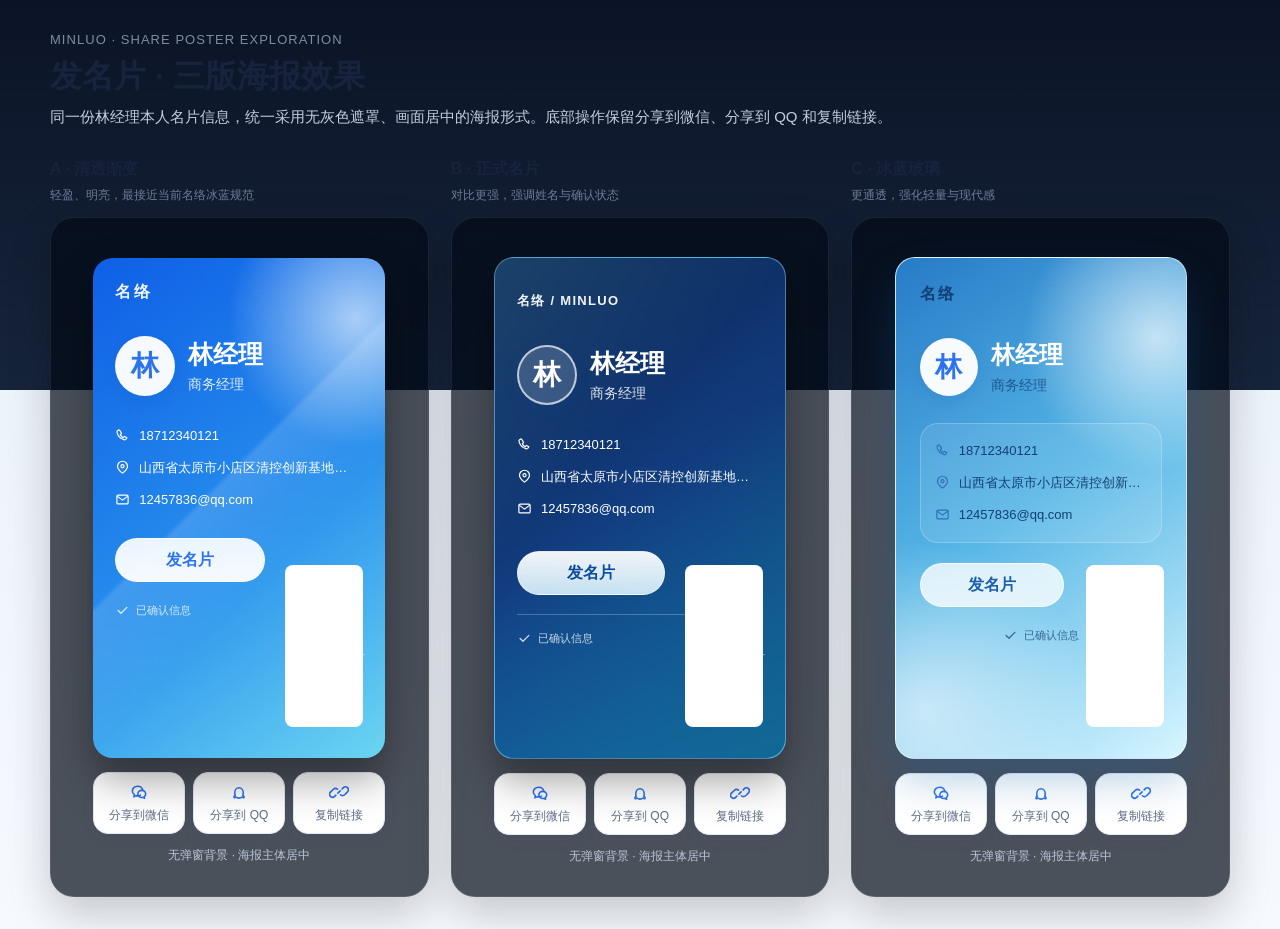
<file: high_fidelity_ui/share-poster-variants.html>
<!doctype html>
<html lang="zh-CN">
<head>
<meta charset="utf-8">
<meta name="viewport" content="width=device-width,initial-scale=1">
<title>名络 · 分享名片海报三版效果图</title>
<style>
:root{--ink:#17233d;--muted:#6e7c96;--blue:#2d73ed;--line:#dce7f7;--page:#f1f6fd}
*{box-sizing:border-box}html,body{margin:0;min-height:100%;font-family:-apple-system,BlinkMacSystemFont,"SF Pro Display","PingFang SC","Microsoft YaHei",sans-serif;color:var(--ink)}
body{padding:32px;background:linear-gradient(180deg,#eaf4ff 0,#f6f9fe 320px);-webkit-font-smoothing:antialiased}
.page{max-width:1180px;margin:0 auto}.eyebrow{margin:0 0 8px;color:#7d8ca4;font-size:13px;letter-spacing:.08em}.title{margin:0;font-size:32px;line-height:42px}.intro{margin:8px 0 28px;color:var(--muted);font-size:15px;line-height:24px}.variants{display:grid;grid-template-columns:repeat(3,minmax(0,1fr));gap:22px}.variant{min-width:0}.variant-label{margin:0 0 10px;font-size:16px;line-height:24px}.variant-label small{display:block;margin-top:2px;color:var(--muted);font-size:12px;font-weight:400}.poster-stage{min-height:660px;padding:32px 22px 24px;display:flex;flex-direction:column;align-items:center;justify-content:center;border:1px solid rgba(190,209,237,.72);border-radius:24px;background:rgba(255,255,255,.56);box-shadow:0 18px 44px rgba(53,91,145,.08)}
.poster{position:relative;width:min(100%,320px);min-height:458px;overflow:hidden;border-radius:26px;color:#fff}.poster:before{content:"";position:absolute;inset:0;pointer-events:none}.poster-a{background:linear-gradient(145deg,#2e75ed 0%,#4b86ef 58%,#77bdf7 100%);box-shadow:0 20px 35px rgba(45,115,237,.22)}.poster-a:before{background:radial-gradient(circle at 88% 12%,rgba(255,255,255,.48),transparent 30%),linear-gradient(120deg,transparent 52%,rgba(255,255,255,.14) 53%,transparent 71%)}
.poster-b{background:linear-gradient(158deg,#2664d9 0%,#3b7fea 100%);box-shadow:0 20px 35px rgba(34,85,190,.25)}.poster-b:before{background:linear-gradient(135deg,rgba(255,255,255,.2),transparent 34%),linear-gradient(315deg,rgba(255,255,255,.12),transparent 42%)}
.poster-c{background:linear-gradient(145deg,rgba(44,117,236,.94),rgba(80,153,245,.7));border:1px solid rgba(255,255,255,.58);box-shadow:0 20px 35px rgba(45,115,237,.16),inset 0 1px 0 rgba(255,255,255,.38);backdrop-filter:blur(12px)}.poster-c:before{background:radial-gradient(circle at 15% 90%,rgba(193,233,255,.38),transparent 34%),radial-gradient(circle at 90% 18%,rgba(255,255,255,.45),transparent 28%)}
.poster-inner{position:relative;z-index:1;padding:27px 24px 20px}.poster-head{display:flex;align-items:center;gap:14px}.avatar{width:64px;height:64px;display:grid;place-items:center;flex:none;border-radius:50%;background:rgba(255,255,255,.96);color:#2d73ed;font-size:30px;font-weight:700;box-shadow:0 5px 14px rgba(13,70,169,.12)}.name{font-size:26px;line-height:34px;font-weight:700}.role{display:block;margin-top:3px;color:rgba(255,255,255,.86);font-size:15px;line-height:22px}.contact-list{display:grid;gap:15px;margin-top:30px}.contact{display:grid;grid-template-columns:16px minmax(0,1fr);gap:10px;align-items:start;font-size:14px;line-height:21px}.contact svg{width:16px;height:16px;margin-top:2px;fill:none;stroke:currentColor;stroke-width:1.9;stroke-linecap:round;stroke-linejoin:round}.contact span{overflow:hidden;text-overflow:ellipsis;white-space:nowrap}.share-main{width:100%;height:48px;margin-top:28px;border-radius:25px;border:1px solid rgba(255,255,255,.64);background:linear-gradient(180deg,rgba(239,247,255,.98),rgba(255,255,255,.95));color:#2d73ed;font-size:18px;font-weight:700}.confirmed{display:flex;align-items:center;gap:6px;margin-top:17px;color:rgba(255,255,255,.78);font-size:12px;line-height:18px}.confirmed svg{width:15px;height:15px;fill:none;stroke:currentColor;stroke-width:2.2;stroke-linecap:round;stroke-linejoin:round}
.poster-b .poster-inner{padding-top:31px}.poster-b .avatar{border:2px solid rgba(255,255,255,.68);background:rgba(255,255,255,.16);color:#fff}.poster-b .share-main{margin-top:32px;background:rgba(255,255,255,.15);color:#fff;border-color:rgba(255,255,255,.46)}.poster-b .confirmed{padding-top:15px;border-top:1px solid rgba(255,255,255,.2)}
.poster-c .poster-inner{padding:24px}.poster-c .avatar{width:58px;height:58px;font-size:27px}.poster-c .name{font-size:24px}.poster-c .contact-list{margin-top:27px;padding:17px 14px;border:1px solid rgba(255,255,255,.22);border-radius:18px;background:rgba(255,255,255,.1)}.poster-c .share-main{margin-top:20px}.poster-c .confirmed{justify-content:center}
.actions{display:grid;grid-template-columns:repeat(3,minmax(0,1fr));gap:8px;width:min(100%,320px);margin-top:14px}.action{min-height:62px;display:flex;flex-direction:column;align-items:center;justify-content:center;gap:5px;border:1px solid #e1e9f5;border-radius:15px;background:#fff;color:#5d6c86;font-size:12px;line-height:17px;box-shadow:0 5px 14px rgba(53,91,145,.07)}.action svg{width:20px;height:20px;fill:none;stroke:#2d73ed;stroke-width:1.9;stroke-linecap:round;stroke-linejoin:round}.note{margin:12px 0 0;color:#8794a9;font-size:12px;line-height:18px;text-align:center}
/* Latest direction: dark sharing veil, rectangular poster, brand lockup and QR zone. */
body{background:linear-gradient(180deg,#0b1426 0,#16243b 42%,#edf3fb 42%,#f6f9fe 100%)}
.intro{color:#c2cede}.poster-stage{min-height:680px;border-color:rgba(255,255,255,.08);background:rgba(4,10,22,.7);box-shadow:0 18px 44px rgba(0,0,0,.2)}
.poster{width:min(100%,292px);min-height:500px;border-radius:20px;box-shadow:0 22px 42px rgba(0,0,0,.36)}
.poster-inner{height:100%;min-height:500px;padding:22px 22px 20px}.poster-inner:before{content:"名络";display:block;color:rgba(255,255,255,.94);font-size:16px;line-height:24px;font-weight:800;letter-spacing:.16em}.poster-inner:after{content:"扫码查看我的名片";position:absolute;right:22px;bottom:31px;width:78px;height:78px;padding-top:84px;color:rgba(255,255,255,.74);font-size:10px;line-height:15px;text-align:center;white-space:nowrap;background:#fff;box-shadow:inset 0 0 0 5px #fff, repeating-conic-gradient(#10264b 0 25%,#fff 0 50%) 0 0/9px 9px;border-radius:8px}
.poster-head{margin-top:32px;gap:13px}.avatar{width:60px;height:60px;font-size:28px}.name{font-size:25px;line-height:32px}.role{font-size:14px}.contact-list{gap:12px;margin-top:30px;padding-right:10px}.contact{grid-template-columns:15px minmax(0,1fr);gap:9px;font-size:13px;line-height:20px}.contact svg{width:15px;height:15px}.share-main{width:calc(100% - 98px);height:44px;margin-top:28px;border-radius:22px;font-size:16px}.confirmed{margin-top:19px;font-size:11px}
.poster-a{background:linear-gradient(145deg,#0f5fe6 0%,#258cec 52%,#6bd5f2 100%)}.poster-a:before{background:radial-gradient(circle at 90% 12%,rgba(255,255,255,.62),transparent 25%),linear-gradient(135deg,transparent 44%,rgba(255,255,255,.14) 45%,transparent 62%)}
.poster-b{background:linear-gradient(145deg,#091c43 0%,#123d80 48%,#1999db 100%);border:1px solid rgba(142,222,255,.5)}.poster-b:before{background:linear-gradient(135deg,rgba(103,216,255,.2),transparent 38%),linear-gradient(315deg,rgba(0,0,0,.32),transparent 54%)}.poster-b .poster-inner:before{content:"名络 / MINLUO";font-size:13px;letter-spacing:.1em}.poster-b .share-main{background:linear-gradient(180deg,rgba(255,255,255,.94),rgba(222,246,255,.88));color:#0b4b9d}.poster-b .confirmed{border-top:1px solid rgba(255,255,255,.24);padding-top:14px}
.poster-c{background:linear-gradient(145deg,#277bc7 0%,#56b6e6 48%,#d7f6ff 100%);border:1px solid rgba(255,255,255,.72);box-shadow:0 22px 42px rgba(16,93,160,.28)}.poster-c:before{background:radial-gradient(circle at 10% 90%,rgba(255,255,255,.55),transparent 32%),radial-gradient(circle at 90% 16%,rgba(255,255,255,.68),transparent 27%)}.poster-c .poster-inner:before{color:#123f75}.poster-c .role,.poster-c .confirmed{color:rgba(18,63,117,.72)}.poster-c .contact{color:#133f75}.poster-c .contact svg{color:#2e70b5}.poster-c .share-main{background:rgba(255,255,255,.78);color:#1b5eaa;border-color:rgba(255,255,255,.8)}.poster-c .poster-inner:after{border-color:#fff;box-shadow:inset 0 0 0 5px #fff, repeating-conic-gradient(#12365f 0 25%,#fff 0 50%) 0 0/9px 9px}
.actions{width:min(100%,292px);margin-top:14px}.action{background:#fff}.note{color:#b9c6d8}
@media(max-width:920px){body{padding:20px}.variants{grid-template-columns:1fr}.poster-stage{min-height:0;padding:24px 16px}.variant-label{margin-top:20px}.title{font-size:27px;line-height:36px}}
</style>
</head>
<body>
<main class="page">
  <p class="eyebrow">MINLUO · SHARE POSTER EXPLORATION</p>
  <h1 class="title">发名片 · 三版海报效果</h1>
  <p class="intro">同一份林经理本人名片信息，统一采用无灰色遮罩、画面居中的海报形式。底部操作保留分享到微信、分享到 QQ 和复制链接。</p>
  <section class="variants">
    <article class="variant">
      <h2 class="variant-label">A · 清透渐变<small>轻盈、明亮，最接近当前名络冰蓝规范</small></h2>
      <div class="poster-stage">
        <div class="poster poster-a"><div class="poster-inner">
          <div class="poster-head"><div class="avatar">林</div><div><strong class="name">林经理</strong><span class="role">商务经理</span></div></div>
          <div class="contact-list"><div class="contact"><svg viewBox="0 0 24 24"><path d="M6.5 3 4 4.5C3 5.2 3 6.5 3.4 7.8c1.6 5.5 5.3 9.2 10.8 10.8 1.3.4 2.6.4 3.3-.6l1.5-2.5-4-2-1.8 2c-2.4-1-3.7-2.3-4.7-4.7l2-1.8-2-4Z"/></svg><span>18712340121</span></div><div class="contact"><svg viewBox="0 0 24 24"><path d="M20 10c0 5-8 11-8 11S4 15 4 10a8 8 0 1 1 16 0Z"/><circle cx="12" cy="10" r="2.5"/></svg><span>山西省太原市小店区清控创新基地B座3/4层</span></div><div class="contact"><svg viewBox="0 0 24 24"><rect x="3" y="5" width="18" height="14" rx="2"/><path d="m4 7 8 6 8-6"/></svg><span>12457836@qq.com</span></div></div>
          <button class="share-main">发名片</button><div class="confirmed"><svg viewBox="0 0 24 24"><path d="m5 12 4.5 4.5L19 7"/></svg><span>已确认信息</span></div>
        </div></div>
        <div class="actions"><button class="action"><svg viewBox="0 0 24 24"><path d="M13.8 15.7c-1 .6-2.2.9-3.5.9-.5 0-1-.1-1.5-.2l-3 1.5.7-2.7C4.9 14.1 4 12.5 4 10.8 4 7.6 6.8 5 10.3 5c3.2 0 5.8 2.1 6.2 4.8"/><path d="M20 14.3c0 1.3-.6 2.5-1.8 3.3l.5 2-2.2-1.1c-.4.1-.8.1-1.2.1-2.6 0-4.7-1.9-4.7-4.3s2.1-4.3 4.7-4.3 4.7 1.9 4.7 4.3Z"/></svg><span>分享到微信</span></button><button class="action"><svg viewBox="0 0 24 24"><path d="M7.5 15.8c-1.2 1.2-2 2.3-1.4 2.9.5.5 1.4.1 2.2-.5 1 .7 2.3 1.1 3.7 1.1s2.7-.4 3.7-1.1c.8.6 1.7 1 2.2.5.6-.6-.2-1.7-1.4-2.9.4-.8.6-1.7.6-2.7 0-3.5-2.2-6.3-5.1-6.3s-5.1 2.8-5.1 6.3c0 1 .2 1.9.6 2.7Z"/></svg><span>分享到 QQ</span></button><button class="action"><svg viewBox="0 0 24 24"><path d="m10.6 13.4 2.8-2.8"/><path d="M8.2 15.8 6.8 17.2a3.5 3.5 0 0 1-5-5l3.5-3.5a3.5 3.5 0 0 1 5 0"/><path d="m15.8 8.2 1.4-1.4a3.5 3.5 0 0 1 5 5l-3.5 3.5a3.5 3.5 0 0 1-5 0"/></svg><span>复制链接</span></button></div><p class="note">无弹窗背景 · 海报主体居中</p>
      </div>
    </article>
    <article class="variant">
      <h2 class="variant-label">B · 正式名片<small>对比更强，强调姓名与确认状态</small></h2>
      <div class="poster-stage">
        <div class="poster poster-b"><div class="poster-inner">
          <div class="poster-head"><div class="avatar">林</div><div><strong class="name">林经理</strong><span class="role">商务经理</span></div></div>
          <div class="contact-list"><div class="contact"><svg viewBox="0 0 24 24"><path d="M6.5 3 4 4.5C3 5.2 3 6.5 3.4 7.8c1.6 5.5 5.3 9.2 10.8 10.8 1.3.4 2.6.4 3.3-.6l1.5-2.5-4-2-1.8 2c-2.4-1-3.7-2.3-4.7-4.7l2-1.8-2-4Z"/></svg><span>18712340121</span></div><div class="contact"><svg viewBox="0 0 24 24"><path d="M20 10c0 5-8 11-8 11S4 15 4 10a8 8 0 1 1 16 0Z"/><circle cx="12" cy="10" r="2.5"/></svg><span>山西省太原市小店区清控创新基地B座3/4层</span></div><div class="contact"><svg viewBox="0 0 24 24"><rect x="3" y="5" width="18" height="14" rx="2"/><path d="m4 7 8 6 8-6"/></svg><span>12457836@qq.com</span></div></div>
          <button class="share-main">发名片</button><div class="confirmed"><svg viewBox="0 0 24 24"><path d="m5 12 4.5 4.5L19 7"/></svg><span>已确认信息</span></div>
        </div></div>
        <div class="actions"><button class="action"><svg viewBox="0 0 24 24"><path d="M13.8 15.7c-1 .6-2.2.9-3.5.9-.5 0-1-.1-1.5-.2l-3 1.5.7-2.7C4.9 14.1 4 12.5 4 10.8 4 7.6 6.8 5 10.3 5c3.2 0 5.8 2.1 6.2 4.8"/><path d="M20 14.3c0 1.3-.6 2.5-1.8 3.3l.5 2-2.2-1.1c-.4.1-.8.1-1.2.1-2.6 0-4.7-1.9-4.7-4.3s2.1-4.3 4.7-4.3 4.7 1.9 4.7 4.3Z"/></svg><span>分享到微信</span></button><button class="action"><svg viewBox="0 0 24 24"><path d="M7.5 15.8c-1.2 1.2-2 2.3-1.4 2.9.5.5 1.4.1 2.2-.5 1 .7 2.3 1.1 3.7 1.1s2.7-.4 3.7-1.1c.8.6 1.7 1 2.2.5.6-.6-.2-1.7-1.4-2.9.4-.8.6-1.7.6-2.7 0-3.5-2.2-6.3-5.1-6.3s-5.1 2.8-5.1 6.3c0 1 .2 1.9.6 2.7Z"/></svg><span>分享到 QQ</span></button><button class="action"><svg viewBox="0 0 24 24"><path d="m10.6 13.4 2.8-2.8"/><path d="M8.2 15.8 6.8 17.2a3.5 3.5 0 0 1-5-5l3.5-3.5a3.5 3.5 0 0 1 5 0"/><path d="m15.8 8.2 1.4-1.4a3.5 3.5 0 0 1 5 5l-3.5 3.5a3.5 3.5 0 0 1-5 0"/></svg><span>复制链接</span></button></div><p class="note">无弹窗背景 · 海报主体居中</p>
      </div>
    </article>
    <article class="variant">
      <h2 class="variant-label">C · 冰蓝玻璃<small>更通透，强化轻量与现代感</small></h2>
      <div class="poster-stage">
        <div class="poster poster-c"><div class="poster-inner">
          <div class="poster-head"><div class="avatar">林</div><div><strong class="name">林经理</strong><span class="role">商务经理</span></div></div>
          <div class="contact-list"><div class="contact"><svg viewBox="0 0 24 24"><path d="M6.5 3 4 4.5C3 5.2 3 6.5 3.4 7.8c1.6 5.5 5.3 9.2 10.8 10.8 1.3.4 2.6.4 3.3-.6l1.5-2.5-4-2-1.8 2c-2.4-1-3.7-2.3-4.7-4.7l2-1.8-2-4Z"/></svg><span>18712340121</span></div><div class="contact"><svg viewBox="0 0 24 24"><path d="M20 10c0 5-8 11-8 11S4 15 4 10a8 8 0 1 1 16 0Z"/><circle cx="12" cy="10" r="2.5"/></svg><span>山西省太原市小店区清控创新基地B座3/4层</span></div><div class="contact"><svg viewBox="0 0 24 24"><rect x="3" y="5" width="18" height="14" rx="2"/><path d="m4 7 8 6 8-6"/></svg><span>12457836@qq.com</span></div></div>
          <button class="share-main">发名片</button><div class="confirmed"><svg viewBox="0 0 24 24"><path d="m5 12 4.5 4.5L19 7"/></svg><span>已确认信息</span></div>
        </div></div>
        <div class="actions"><button class="action"><svg viewBox="0 0 24 24"><path d="M13.8 15.7c-1 .6-2.2.9-3.5.9-.5 0-1-.1-1.5-.2l-3 1.5.7-2.7C4.9 14.1 4 12.5 4 10.8 4 7.6 6.8 5 10.3 5c3.2 0 5.8 2.1 6.2 4.8"/><path d="M20 14.3c0 1.3-.6 2.5-1.8 3.3l.5 2-2.2-1.1c-.4.1-.8.1-1.2.1-2.6 0-4.7-1.9-4.7-4.3s2.1-4.3 4.7-4.3 4.7 1.9 4.7 4.3Z"/></svg><span>分享到微信</span></button><button class="action"><svg viewBox="0 0 24 24"><path d="M7.5 15.8c-1.2 1.2-2 2.3-1.4 2.9.5.5 1.4.1 2.2-.5 1 .7 2.3 1.1 3.7 1.1s2.7-.4 3.7-1.1c.8.6 1.7 1 2.2.5.6-.6-.2-1.7-1.4-2.9.4-.8.6-1.7.6-2.7 0-3.5-2.2-6.3-5.1-6.3s-5.1 2.8-5.1 6.3c0 1 .2 1.9.6 2.7Z"/></svg><span>分享到 QQ</span></button><button class="action"><svg viewBox="0 0 24 24"><path d="m10.6 13.4 2.8-2.8"/><path d="M8.2 15.8 6.8 17.2a3.5 3.5 0 0 1-5-5l3.5-3.5a3.5 3.5 0 0 1 5 0"/><path d="m15.8 8.2 1.4-1.4a3.5 3.5 0 0 1 5 5l-3.5 3.5a3.5 3.5 0 0 1-5 0"/></svg><span>复制链接</span></button></div><p class="note">无弹窗背景 · 海报主体居中</p>
      </div>
    </article>
  </section>
</main>
</body>
</html>
</file>
<file: tokens.css>
/*
 * 名络·智能通讯录移动端 Design Tokens
 * 基准画板：375 × 812；适配宽度：320–430px
 * 视觉来源：登录页、手机号登录页、通讯录同步页
 * 命名约定：--nl-{category}-{role|scale}
 */

:root {
  color-scheme: light;

  /* Brand */
  --nl-brand-700: #0754D5;
  --nl-brand-600: #0964FC;
  --nl-brand-500: #2F7BFF;
  --nl-brand-100: #E7F0FF;
  --nl-brand-50: #F1F6FF;
  --nl-on-brand: #F8FBFF;

  /* Background & surface */
  --nl-bg-page: #F5F6FA;
  --nl-bg-soft: #FAF9FB;
  --nl-bg-auth: #F4F8FD;
  --nl-bg-input: #EEF1F9;
  --nl-surface: #FFFFFF;
  --nl-surface-soft: #F7F8FA;
  --nl-surface-subtle: #FCFDFF;
  --nl-surface-secondary: #F1F2F5;
  --nl-surface-secondary-pressed: #E9EDF4;

  /* Text */
  --nl-text-strong: #171820;
  --nl-text-primary: #1D2129;
  --nl-text-secondary: #4E5969;
  --nl-text-tertiary: #667085;
  --nl-text-placeholder: #86909C;
  --nl-text-disabled: #C9CDD4;

  /* Border & focus */
  --nl-border-default: #E5E6EB;
  --nl-border-soft: #EAECF0;
  --nl-border-input: rgba(205, 222, 243, 0.72);
  --nl-focus-ring: rgba(9, 100, 252, 0.28);
  --nl-brand-outline: rgba(9, 100, 252, 0.38);

  /* Feedback */
  --nl-success: #00B42A;
  --nl-warning: #FF7D00;
  --nl-danger: #F53F3F;
  --nl-info: #2E90FA;
  --nl-overlay-default: rgba(23, 24, 32, 0.28);
  --nl-overlay-strong: rgba(23, 24, 32, 0.48);
  --nl-toast-bg: rgba(29, 33, 41, 0.94);
  --nl-toast-error-bg: rgba(165, 43, 43, 0.95);
  --nl-toast-success-bg: rgba(20, 112, 58, 0.95);
  --nl-disabled-opacity: 0.44;

  /* Font family */
  --nl-font-sans: -apple-system, BlinkMacSystemFont, "SF Pro Display", "PingFang SC", "Noto Sans SC", "Microsoft YaHei", sans-serif;
  --nl-font-numeric: -apple-system, BlinkMacSystemFont, "SF Pro Text", "PingFang SC", sans-serif;

  /* Type scale: keep the product to a compact set of roles */
  --nl-font-display: 28px;
  --nl-line-display: 36px;
  --nl-weight-display: 700;
  --nl-font-page-title: 24px;
  --nl-line-page-title: 32px;
  --nl-weight-page-title: 700;
  --nl-font-section-title: 18px;
  --nl-line-section-title: 26px;
  --nl-weight-section-title: 600;
  --nl-font-body: 15px;
  --nl-line-body: 22px;
  --nl-weight-body: 400;
  --nl-font-body-strong: 15px;
  --nl-line-body-strong: 22px;
  --nl-weight-body-strong: 500;
  --nl-font-button: 16px;
  --nl-line-button: 24px;
  --nl-weight-button: 500;
  --nl-font-caption: 13px;
  --nl-line-caption: 18px;
  --nl-weight-caption: 400;
  --nl-font-legal: 12px;
  --nl-line-legal: 18px;
  --nl-weight-legal: 400;
  --nl-font-input: 16px;
  --nl-line-input: 24px;
  --nl-weight-input: 700;
  --nl-letter-title: -0.03em;

  /* 4/8pt spacing system */
  --nl-space-0: 0;
  --nl-space-1: 4px;
  --nl-space-2: 8px;
  --nl-space-3: 12px;
  --nl-space-4: 16px;
  --nl-space-5: 20px;
  --nl-space-6: 24px;
  --nl-space-8: 32px;
  --nl-space-10: 40px;
  --nl-space-12: 48px;
  --nl-space-16: 64px;
  --nl-page-gutter: 16px;
  --nl-card-padding: 16px;
  --nl-module-gap: 16px;
  --nl-module-gap-compact: 12px;

  /* Size */
  --nl-touch-min: 44px;
  --nl-control-sm: 44px;
  --nl-control-md: 48px;
  --nl-control-lg: 52px;
  --nl-input-height: 56px;
  --nl-list-row-min: 64px;
  --nl-list-row-max: 72px;
  --nl-avatar-sm: 40px;
  --nl-avatar-md: 48px;
  --nl-avatar-lg: 56px;
  --nl-icon-sm: 16px;
  --nl-icon-md: 20px;
  --nl-icon-lg: 24px;
  --nl-statusbar-height: 44px;
  --nl-navbar-height: 44px;
  --nl-tabbar-height: 52px;
  --nl-home-indicator-height: 34px;

  /* Radius */
  --nl-radius-xs: 8px;
  --nl-radius-sm: 12px;
  --nl-radius-md: 16px;
  --nl-radius-lg: 20px;
  --nl-radius-xl: 24px;
  --nl-radius-pill: 999px;
  --nl-radius-button: 24px;
  --nl-radius-button-lg: 26px;
  --nl-radius-dialog: 20px;

  /* Shadow: cards remain flat; elevation is reserved for overlays */
  --nl-shadow-none: none;
  --nl-shadow-soft: 0 4px 16px rgba(16, 24, 40, 0.06);
  --nl-shadow-overlay: 0 8px 24px rgba(23, 24, 32, 0.16);
  --nl-shadow-float: 0 12px 32px rgba(16, 24, 40, 0.12);

  /* Layer */
  --nl-z-base: 0;
  --nl-z-sticky: 10;
  --nl-z-toast: 20;
  --nl-z-overlay: 40;
  --nl-z-critical: 60;

  /* Motion */
  --nl-duration-instant: 80ms;
  --nl-duration-fast: 120ms;
  --nl-duration-base: 180ms;
  --nl-duration-slow: 250ms;
  --nl-ease-standard: cubic-bezier(0.2, 0, 0, 1);
  --nl-ease-out: cubic-bezier(0.23, 1, 0.32, 1);

  /* Safe area */
  --nl-safe-top: env(safe-area-inset-top, 0px);
  --nl-safe-right: env(safe-area-inset-right, 0px);
  --nl-safe-bottom: env(safe-area-inset-bottom, 0px);
  --nl-safe-left: env(safe-area-inset-left, 0px);
  --nl-page-padding-left: max(var(--nl-page-gutter), var(--nl-safe-left));
  --nl-page-padding-right: max(var(--nl-page-gutter), var(--nl-safe-right));
  --nl-page-padding-bottom: calc(var(--nl-space-4) + var(--nl-safe-bottom));

  /* Component aliases */
  --nl-button-primary-bg: var(--nl-brand-600);
  --nl-button-primary-bg-pressed: var(--nl-brand-700);
  --nl-button-primary-fg: var(--nl-on-brand);
  --nl-button-secondary-bg: var(--nl-surface-secondary);
  --nl-button-secondary-bg-pressed: var(--nl-surface-secondary-pressed);
  --nl-button-secondary-fg: var(--nl-text-primary);
  --nl-input-bg: var(--nl-bg-input);
  --nl-input-border-focus: var(--nl-brand-600);
  --nl-card-bg: var(--nl-surface-subtle);
  --nl-card-radius: var(--nl-radius-md);
  --nl-dialog-width-inset: 20px;
}

/* Reference implementation helpers. Product components may map these tokens to native equivalents. */
.nl-page {
  min-height: 100dvh;
  padding-left: var(--nl-page-padding-left);
  padding-right: var(--nl-page-padding-right);
  padding-bottom: var(--nl-page-padding-bottom);
  background: var(--nl-bg-page);
  color: var(--nl-text-primary);
  font-family: var(--nl-font-sans);
}

.nl-focus-ring:focus-visible {
  outline: 2px solid var(--nl-brand-600);
  outline-offset: 2px;
}

@media (max-width: 359px) {
  :root {
    --nl-module-gap: 12px;
  }
}

@media (prefers-reduced-motion: reduce) {
  :root {
    --nl-duration-instant: 0ms;
    --nl-duration-fast: 0ms;
    --nl-duration-base: 0ms;
    --nl-duration-slow: 0ms;
  }
}

/* Dark mode is intentionally not auto-enabled. Add an approved token mapping before shipping it. */
</file>
